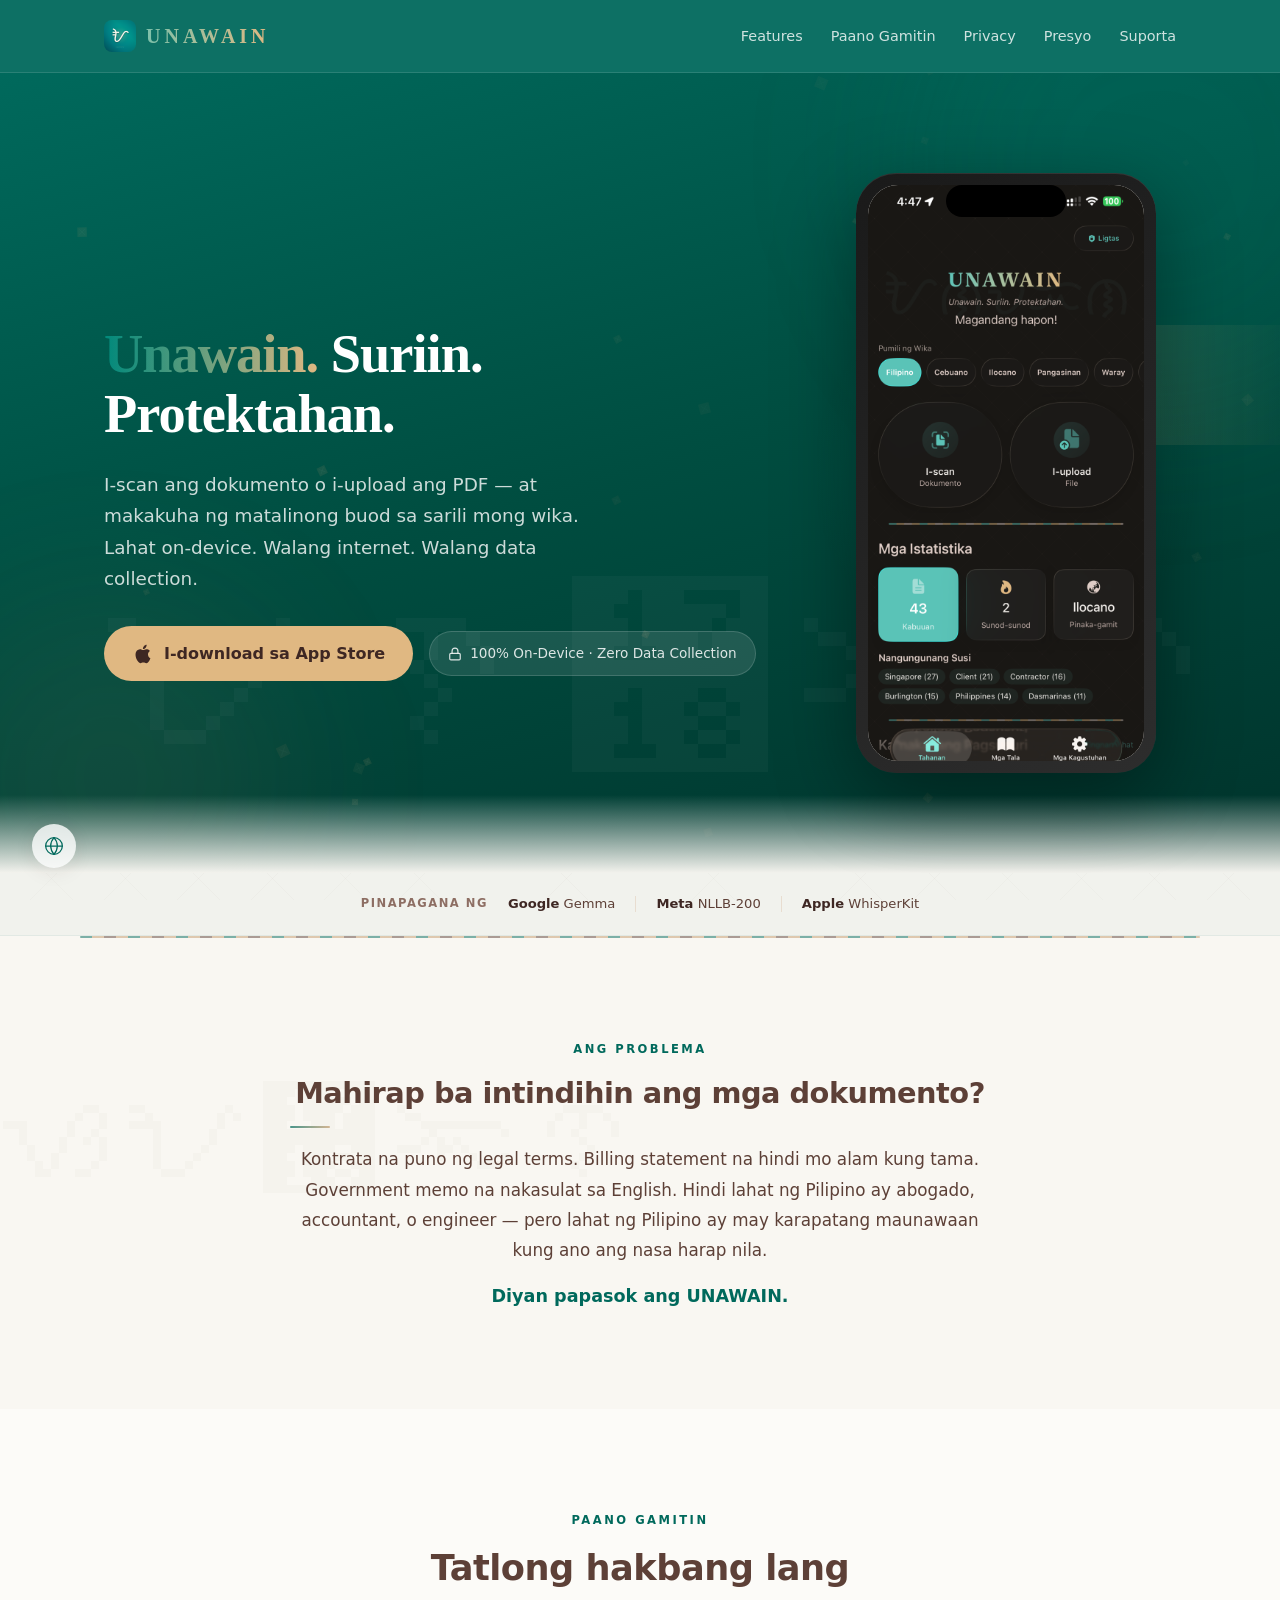
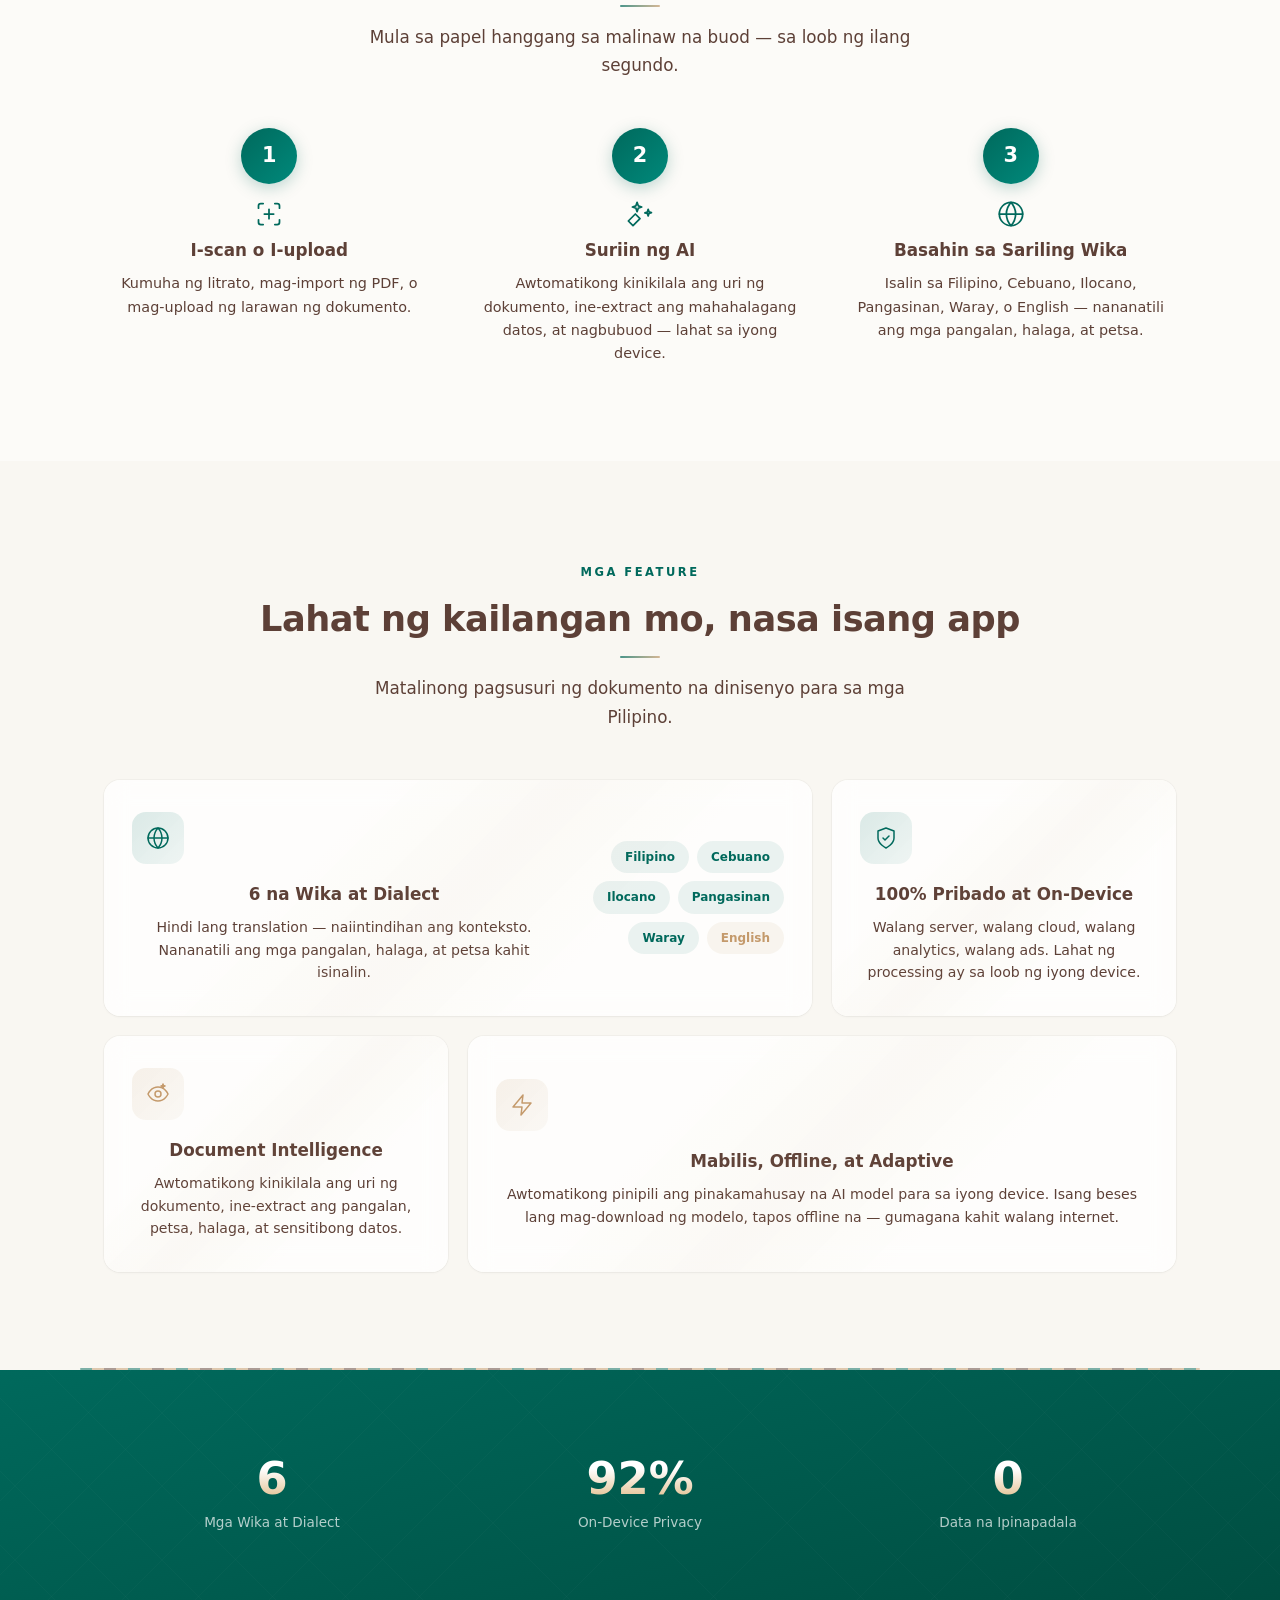
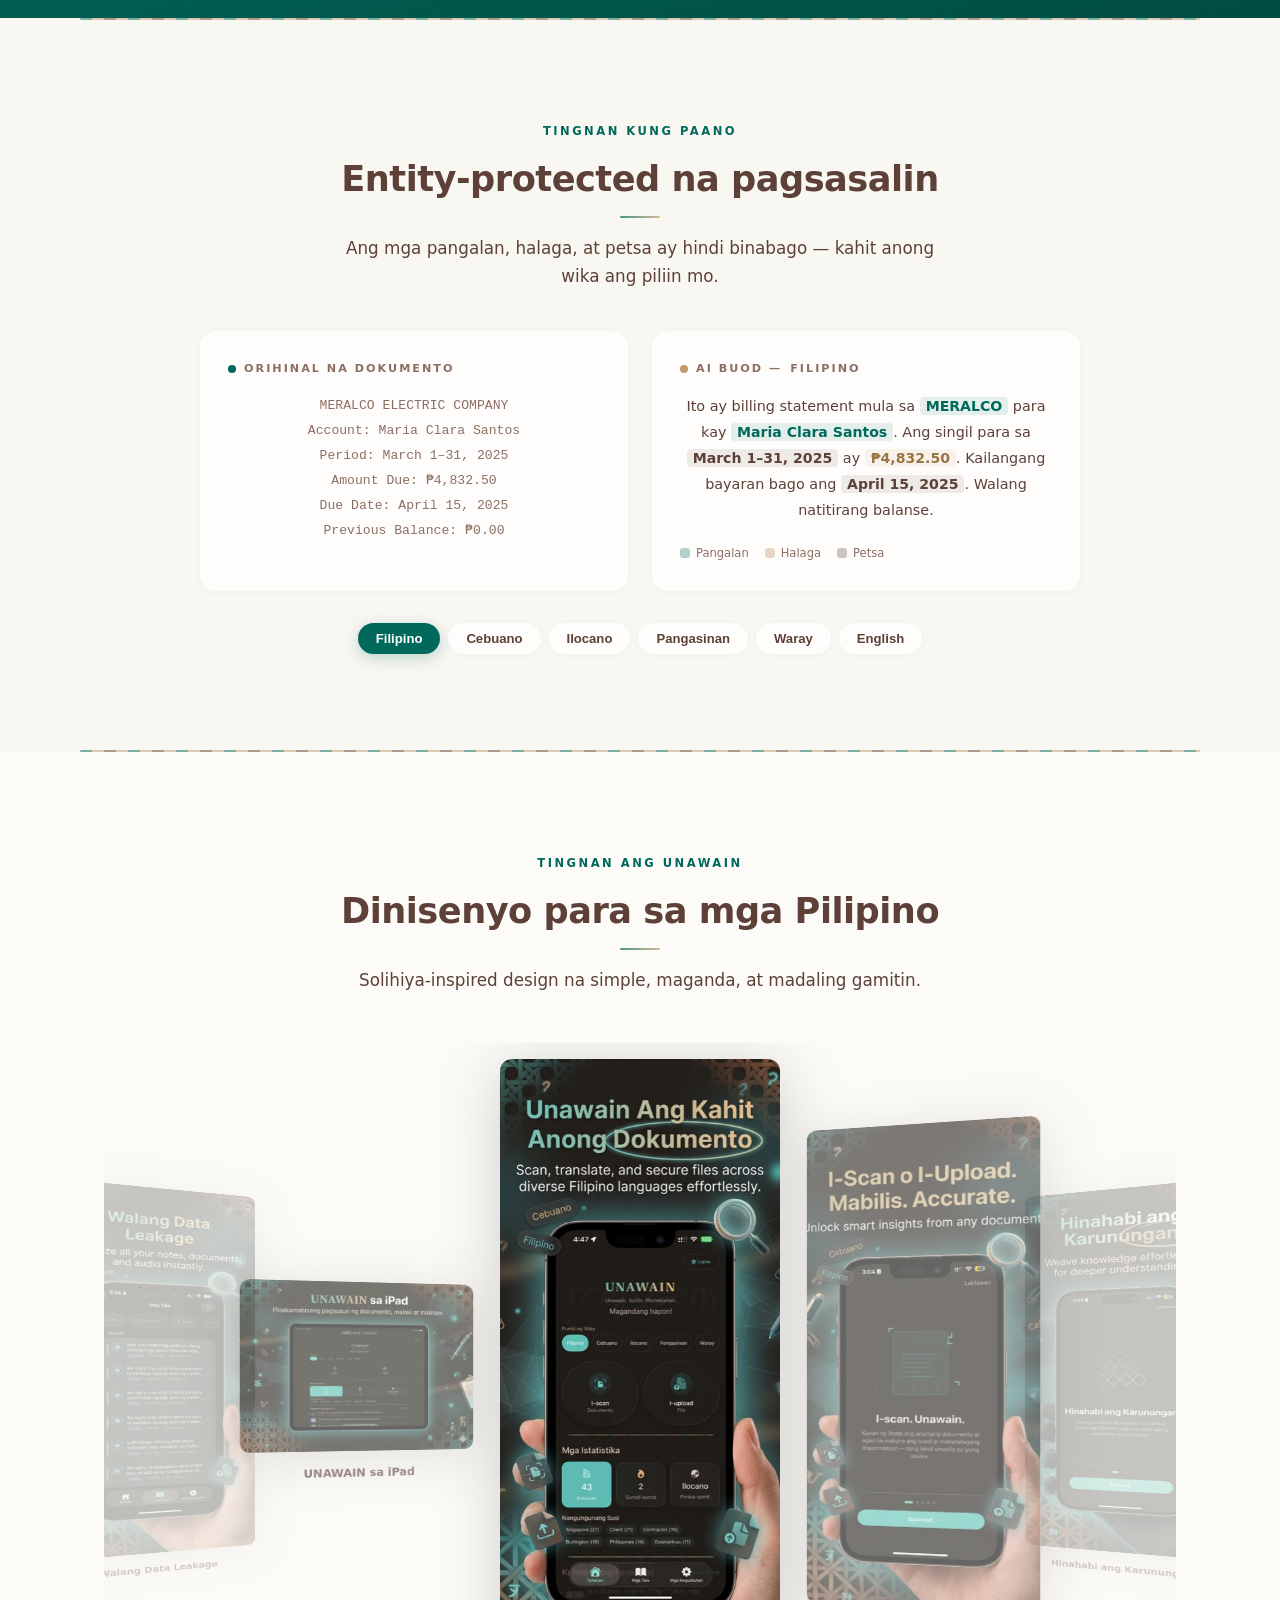
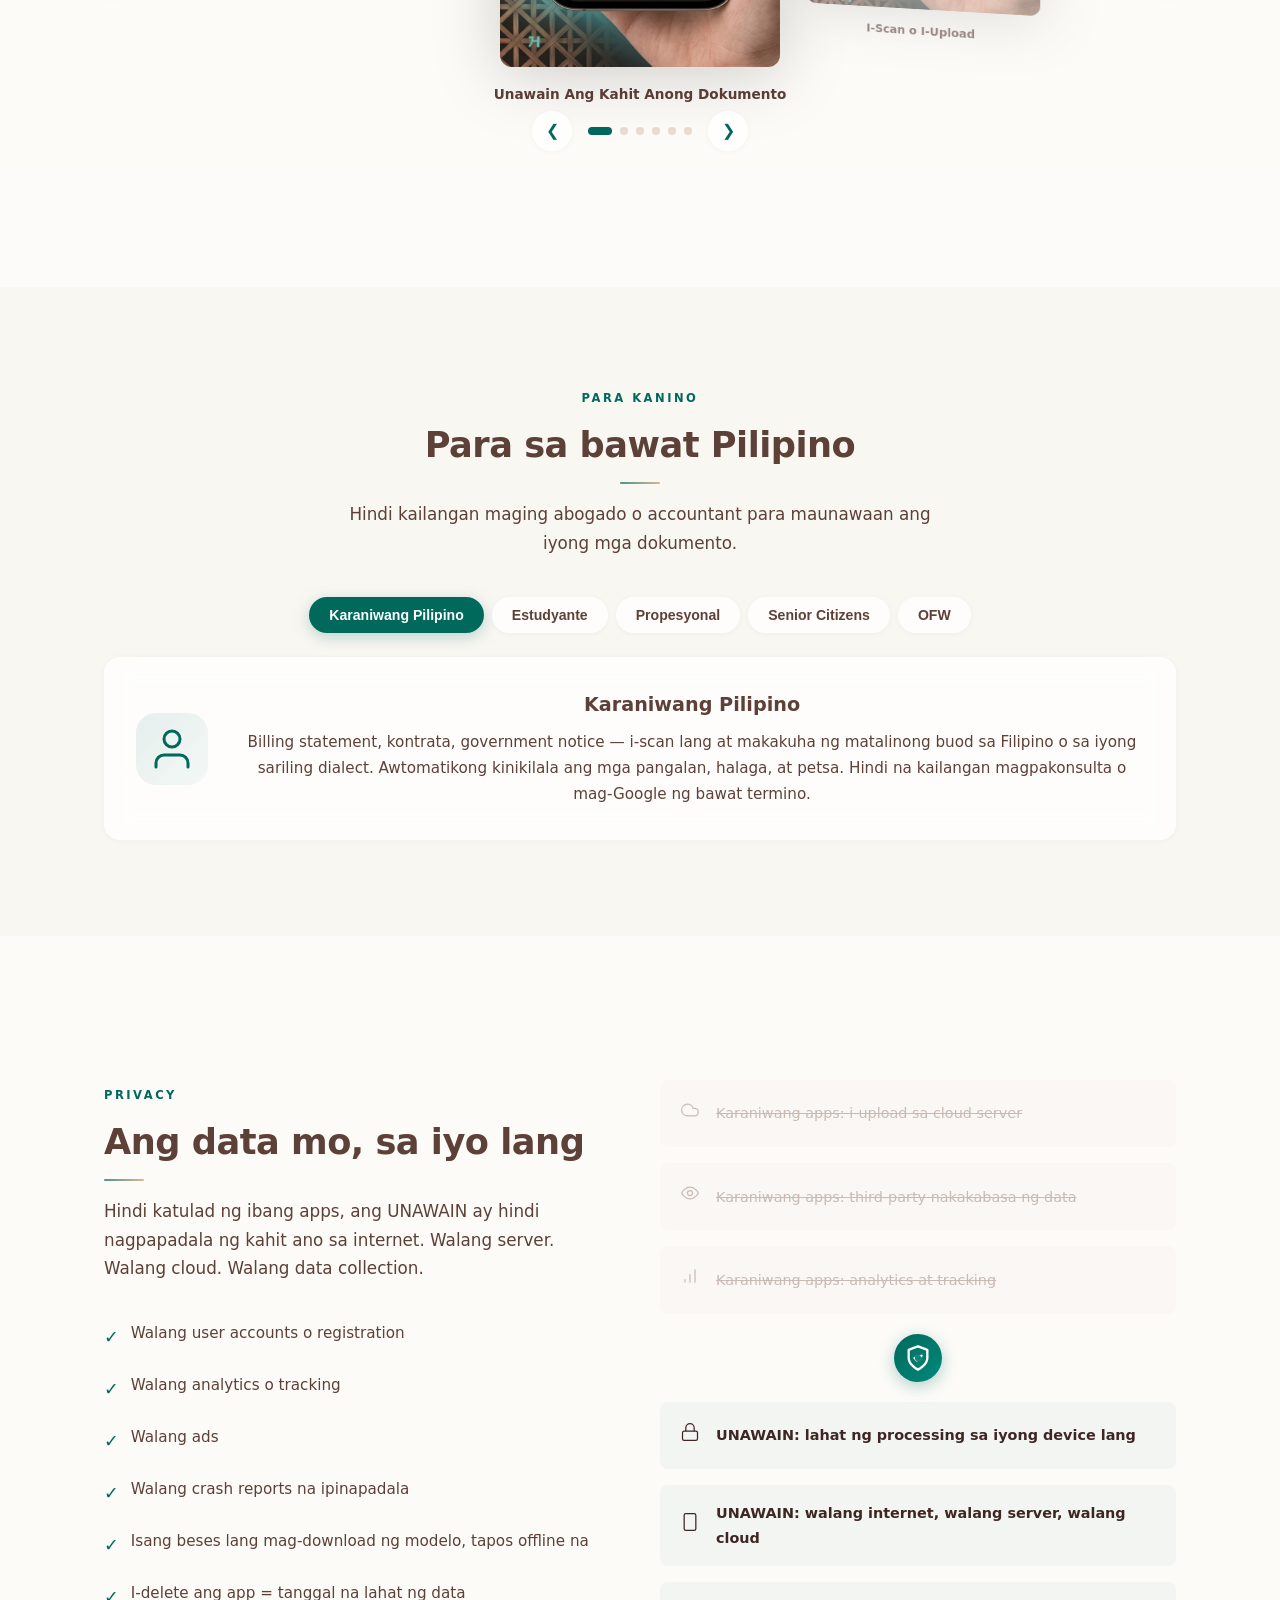
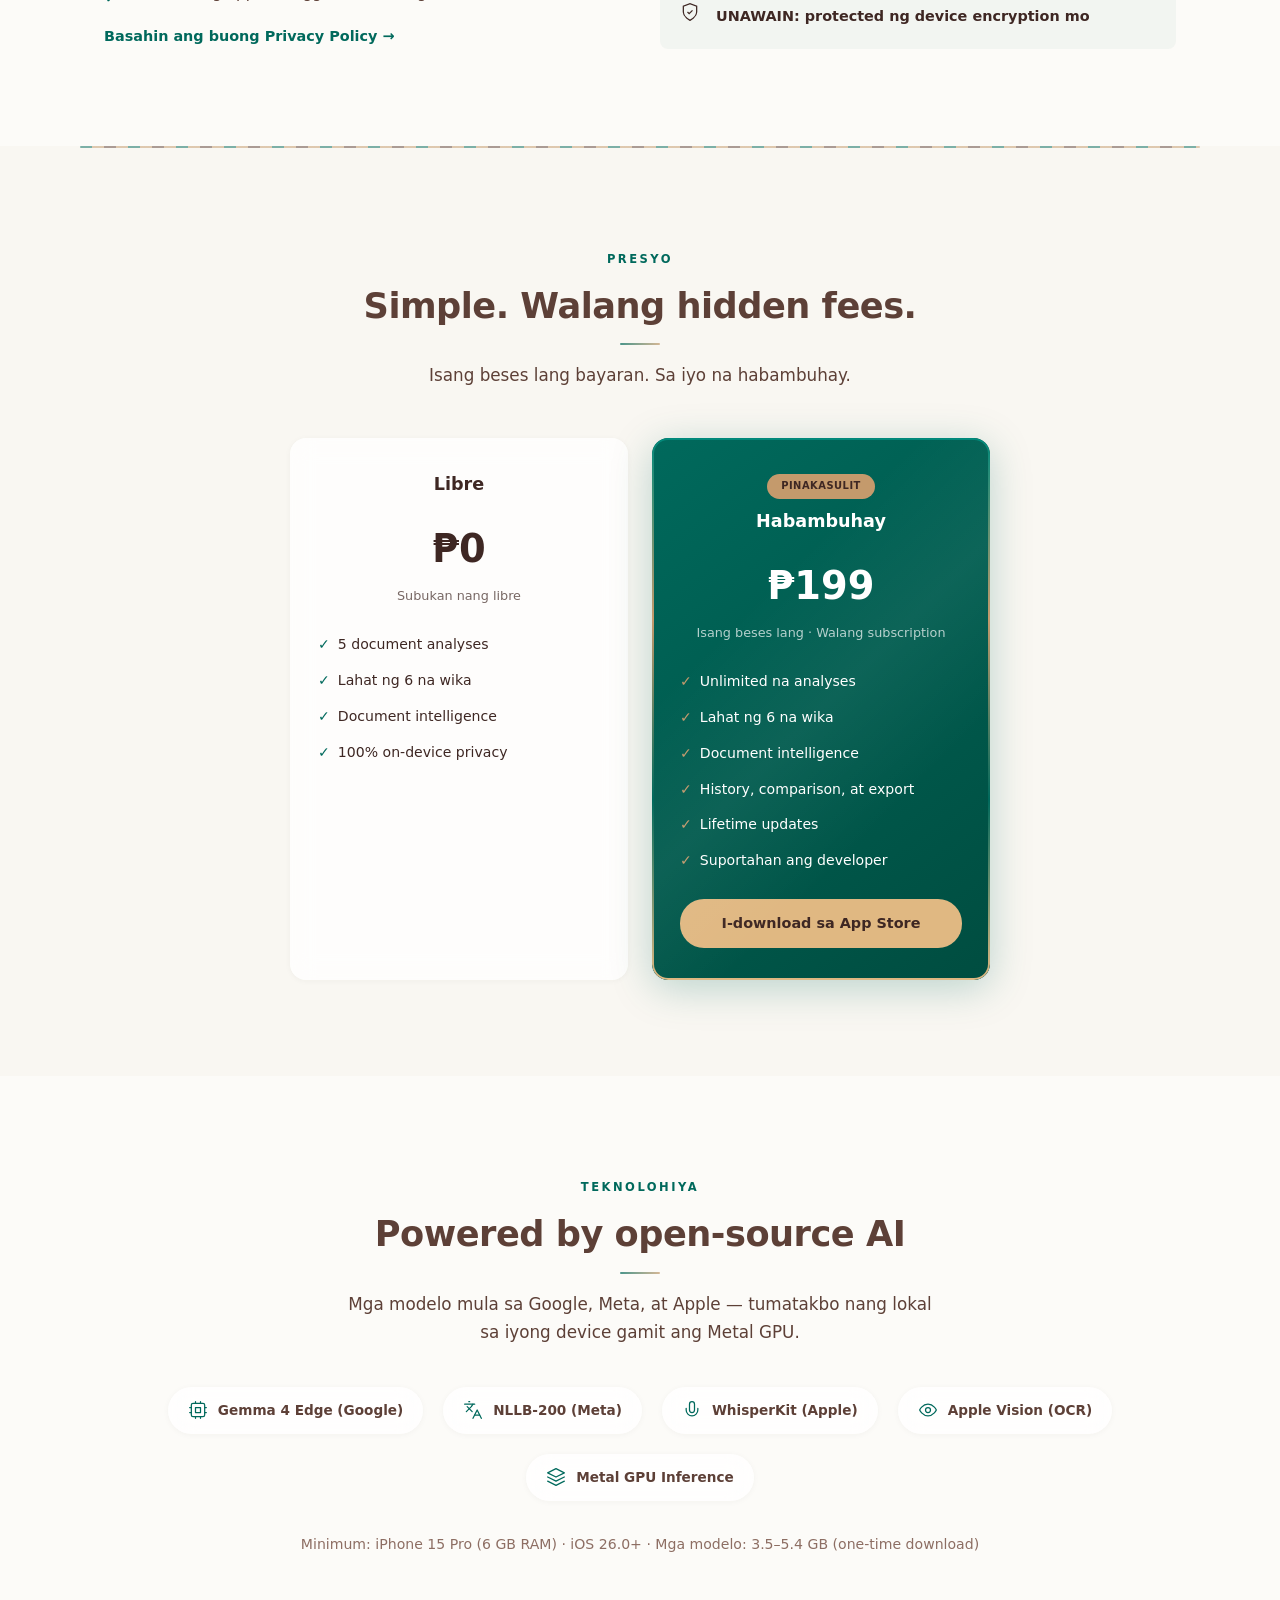
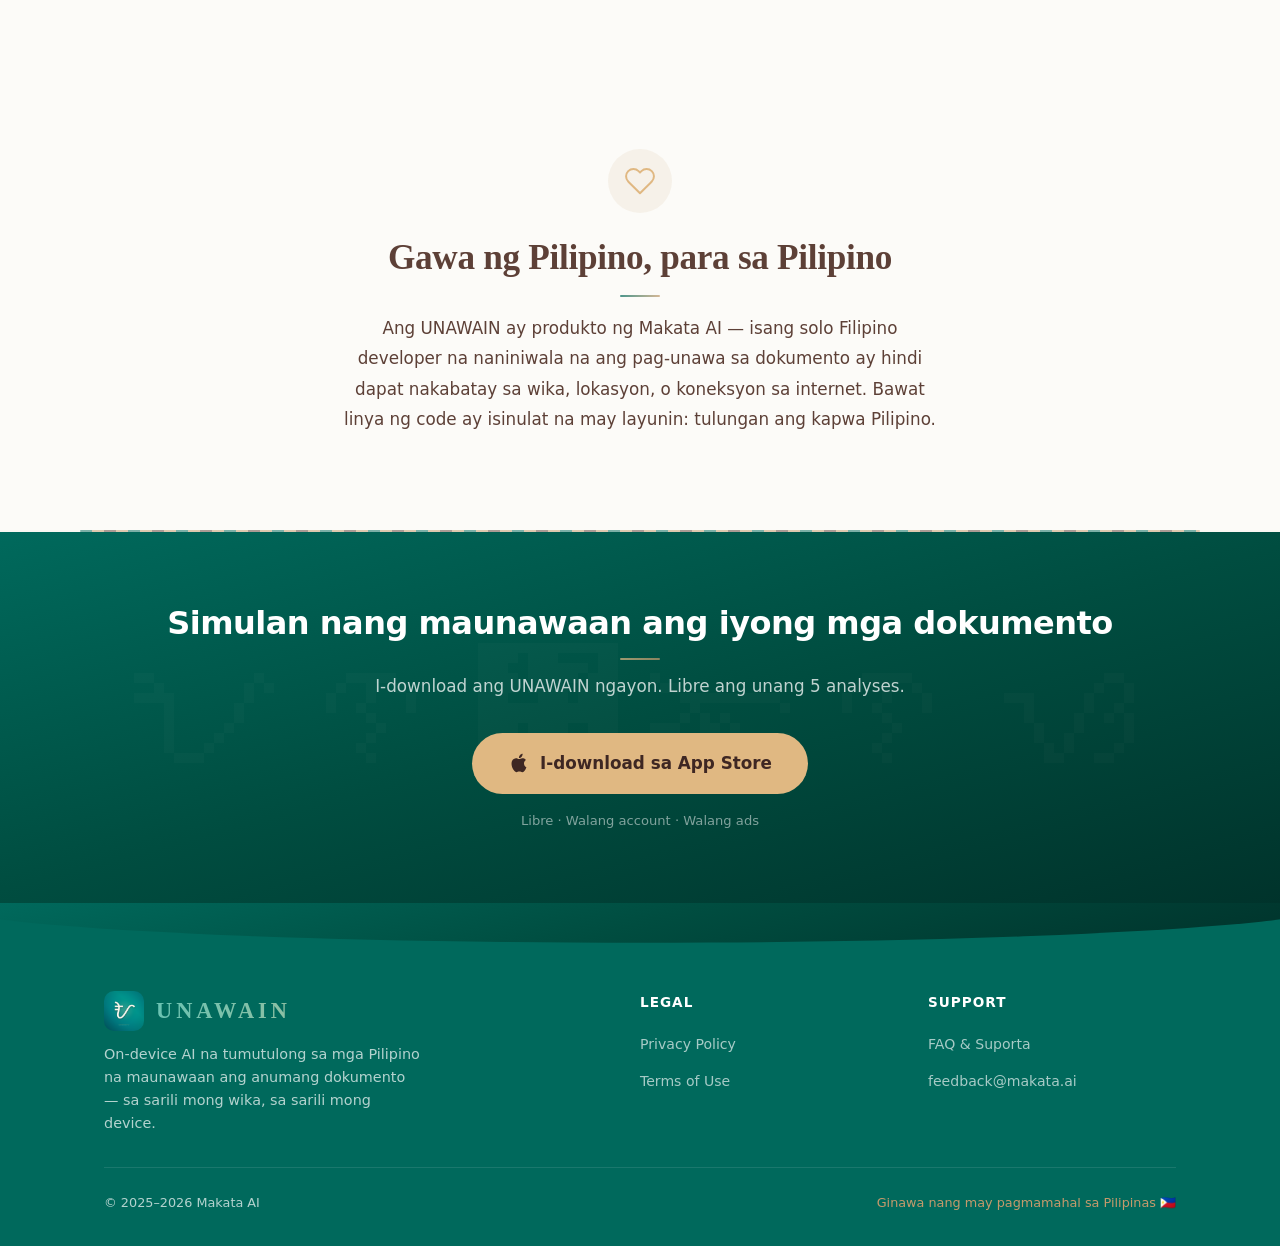
<file: index.html>
<!DOCTYPE html>
<html lang="fil">
<head>
    <meta charset="UTF-8">
    <meta name="viewport" content="width=device-width, initial-scale=1.0">
    <title>UNAWAIN — Filipino Document Intelligence | On-Device AI</title>
    <meta name="description" content="On-device AI na tumutulong sa mga Pilipino na maunawaan ang anumang dokumento — sa sarili mong wika, sa sarili mong device. 100% pribado, walang internet.">
    <meta name="keywords" content="UNAWAIN, Filipino, document analysis, AI, on-device, privacy, Cebuano, Ilocano, Pangasinan, Waray, OCR, summarizer, Philippines">
    <meta name="author" content="Ralph Mattew Palomaria">
    <link rel="canonical" href="https://unawain.makata.ai/">

    <!-- Open Graph -->
    <meta property="og:title" content="UNAWAIN — Filipino Document Intelligence">
    <meta property="og:description" content="On-device AI para sa mga Pilipino. I-scan o i-upload ang dokumento, makakuha ng buod sa 6 na wika. 100% pribado.">
    <meta property="og:type" content="website">
    <meta property="og:image" content="https://unawain.makata.ai/assets/img/og-image.jpg">
    <meta property="og:image:width" content="1200">
    <meta property="og:image:height" content="630">
    <meta property="og:url" content="https://unawain.makata.ai/">
    <meta property="og:site_name" content="UNAWAIN">
    <meta property="og:locale" content="fil_PH">

    <!-- Twitter Card -->
    <meta name="twitter:card" content="summary_large_image">
    <meta name="twitter:title" content="UNAWAIN — Filipino Document Intelligence">
    <meta name="twitter:description" content="On-device AI para sa mga Pilipino. I-scan, suriin, unawain — sa sarili mong wika.">
    <meta name="twitter:image" content="https://unawain.makata.ai/assets/img/og-image.jpg">

    <!-- Theme & Icons -->
    <meta name="theme-color" content="#00695C">
    <link rel="icon" type="image/png" sizes="32x32" href="assets/img/favicon-32x32.png">
    <link rel="icon" type="image/png" sizes="16x16" href="assets/img/favicon-16x16.png">
    <link rel="apple-touch-icon" sizes="180x180" href="assets/img/apple-touch-icon.png">
    <link rel="manifest" href="manifest.json">

    <!-- Smart App Banner -->
    <meta name="apple-itunes-app" content="app-id=6763873149">

    <link rel="stylesheet" href="assets/css/style.css">

    <!-- Preload critical hero image -->
    <link rel="preload" as="image" href="assets/screenshots/dashboard-dark.png">

    <script type="application/ld+json">
    {
        "@context": "https://schema.org",
        "@type": "SoftwareApplication",
        "name": "UNAWAIN",
        "operatingSystem": "iOS 26.0+",
        "applicationCategory": "ProductivityApplication",
        "url": "https://unawain.makata.ai",
        "downloadUrl": "https://apps.apple.com/us/app/unawain/id6763873149",
        "offers": [
            { "@type": "Offer", "price": "0", "priceCurrency": "PHP", "description": "Free Tier — 5 document analyses" },
            { "@type": "Offer", "price": "199", "priceCurrency": "PHP", "description": "Lifetime Access — Unlimited" }
        ],
        "description": "On-device AI na tumutulong sa mga Pilipino na maunawaan ang anumang dokumento sa sarili mong wika.",
        "author": { "@type": "Person", "name": "Ralph Mattew Palomaria" },
        "screenshot": "https://unawain.makata.ai/assets/mockups/hero-dashboard.jpg",
        "featureList": "Document OCR, AI Summarization, 6 Philippine Languages, Document Intelligence, Entity Protection, 100% On-Device Privacy, Offline Analysis"
    }
    </script>
</head>
<body>
<div class="scroll-progress" id="scroll-progress" aria-hidden="true"></div>
<a href="#features" class="skip-link">Skip to content</a>

<!-- Navigation -->
<nav class="site-nav" id="site-nav">
    <div class="nav-inner">
        <a href="./" class="nav-brand"><img src="assets/img/appicon-web.png" alt="UNAWAIN" class="nav-icon" width="32" height="32">UNAWAIN</a>
        <button class="nav-toggle" onclick="document.querySelector('.nav-links').classList.toggle('open')" aria-label="Menu">&#9776;</button>
        <ul class="nav-links">
            <li><a href="#features">Features</a></li>
            <li><a href="#how-it-works">Paano Gamitin</a></li>
            <li><a href="#privacy-section">Privacy</a></li>
            <li><a href="#pricing">Presyo</a></li>
            <li><a href="support/">Suporta</a></li>
        </ul>
    </div>
</nav>

<!-- Hero -->
<section class="hero">
    <canvas class="hero-particles" aria-hidden="true"></canvas>
    <div class="hero-orb hero-orb-1"></div>
    <div class="hero-orb hero-orb-2"></div>
    <div class="section-inner">
        <div class="hero-content">
            <span class="baybayin-overlay" id="baybayin-overlay" aria-hidden="true">ᜂᜈᜏᜁᜈ᜔ · ᜐᜓᜎᜁᜈ᜔</span>
            <h1 class="hero-tagline" id="hero-tagline">
                <span class="accent">Unawain.</span> Suriin.<br>Protektahan.
            </h1>
            <p class="hero-subtitle">
                I-scan ang dokumento o i-upload ang PDF — at makakuha ng matalinong buod sa sarili mong wika. Lahat on-device. Walang internet. Walang data collection.
            </p>
            <div class="hero-badges">
                <a href="https://apps.apple.com/us/app/unawain/id6763873149" class="hero-cta" target="_blank" rel="noopener">
                    <svg viewBox="0 0 24 24" fill="currentColor" width="22" height="22"><path d="M18.71 19.5c-.83 1.24-1.71 2.45-3.05 2.47-1.34.03-1.77-.79-3.29-.79-1.53 0-2 .77-3.27.82-1.31.05-2.3-1.32-3.14-2.53C4.25 17 2.94 12.45 4.7 9.39c.87-1.52 2.43-2.48 4.12-2.51 1.28-.02 2.5.87 3.29.87.78 0 2.26-1.07 3.8-.91.65.03 2.47.26 3.64 1.98-.09.06-2.17 1.28-2.15 3.81.03 3.02 2.65 4.03 2.68 4.04-.03.07-.42 1.44-1.38 2.83M13 3.5c.73-.83 1.94-1.46 2.94-1.5.13 1.17-.34 2.35-1.04 3.19-.69.85-1.83 1.51-2.95 1.42-.15-1.15.41-2.35 1.05-3.11z"/></svg>
                    I-download sa App Store
                </a>
                <span class="privacy-pill">
                    <svg width="14" height="14" viewBox="0 0 24 24" fill="none" stroke="currentColor" stroke-width="2"><rect x="3" y="11" width="18" height="11" rx="2"/><path d="M7 11V7a5 5 0 0 1 10 0v4"/></svg>
                    100% On-Device &middot; Zero Data Collection
                </span>
            </div>
        </div>
        <div class="hero-visual">
            <div class="phone-glow"></div>
            <div class="phone-mockup">
                <div class="phone-notch"></div>
                <div class="phone-screen">
                    <img src="assets/screenshots/dashboard-dark.png" alt="UNAWAIN Dashboard — AI-powered na pagsusuri ng dokumento sa dark mode" class="phone-screenshot">
                </div>
            </div>
        </div>
    </div>
</section>

<!-- Trust Strip -->
<div class="trust-strip">
    <div class="trust-inner">
        <span class="trust-label">Pinapagana ng</span>
        <div class="trust-logos">
            <span class="trust-logo"><strong>Google</strong> Gemma</span>
            <span class="trust-divider"></span>
            <span class="trust-logo"><strong>Meta</strong> NLLB-200</span>
            <span class="trust-divider"></span>
            <span class="trust-logo"><strong>Apple</strong> WhisperKit</span>
        </div>
    </div>
</div>

<div class="banig-divider"></div>

<!-- Problem Statement -->
<section class="problem">
    <div class="section-inner">
        <div class="problem-content reveal">
            <span class="section-label">Ang Problema</span>
            <h2 class="section-title">Mahirap ba intindihin ang mga dokumento?</h2>
            <p>
                Kontrata na puno ng legal terms. Billing statement na hindi mo alam kung tama. Government memo na nakasulat sa English. Hindi lahat ng Pilipino ay abogado, accountant, o engineer — pero lahat ng Pilipino ay may karapatang maunawaan kung ano ang nasa harap nila.
            </p>
            <p class="problem-highlight">
                <strong>Diyan papasok ang UNAWAIN.</strong>
            </p>
        </div>
    </div>
</section>

<!-- How It Works -->
<section class="how-it-works" id="how-it-works">
    <div class="section-inner section-center">
        <span class="section-label reveal">Paano Gamitin</span>
        <h2 class="section-title reveal">Tatlong hakbang lang</h2>
        <p class="section-subtitle reveal">Mula sa papel hanggang sa malinaw na buod — sa loob ng ilang segundo.</p>

        <div class="steps-grid">
            <div class="step reveal reveal-delay-1">
                <div class="step-number">1</div>
                <div class="step-icon"><svg width="28" height="28" viewBox="0 0 24 24" fill="none" stroke="currentColor" stroke-width="1.5" stroke-linecap="round" stroke-linejoin="round"><path d="M3 7V5a2 2 0 0 1 2-2h2"/><path d="M17 3h2a2 2 0 0 1 2 2v2"/><path d="M21 17v2a2 2 0 0 1-2 2h-2"/><path d="M7 21H5a2 2 0 0 1-2-2v-2"/><path d="M8 12h8"/><path d="M12 8v8"/></svg></div>
                <h3>I-scan o I-upload</h3>
                <p>Kumuha ng litrato, mag-import ng PDF, o mag-upload ng larawan ng dokumento.</p>
            </div>
            <div class="step reveal reveal-delay-2">
                <div class="step-number">2</div>
                <div class="step-icon"><svg width="28" height="28" viewBox="0 0 24 24" fill="none" stroke="currentColor" stroke-width="1.5" stroke-linecap="round" stroke-linejoin="round"><path d="M9.5 2l1 3 3 1-3 1-1 3-1-3-3-1 3-1z"/><path d="M19 8l.7 2.1 2.1.7-2.1.7-.7 2.1-.7-2.1L16.2 11l2.1-.7z"/><path d="M2 18l6-6 4 4-6 6z"/></svg></div>
                <h3>Suriin ng AI</h3>
                <p>Awtomatikong kinikilala ang uri ng dokumento, ine-extract ang mahahalagang datos, at nagbubuod — lahat sa iyong device.</p>
            </div>
            <div class="step reveal reveal-delay-3">
                <div class="step-number">3</div>
                <div class="step-icon"><svg width="28" height="28" viewBox="0 0 24 24" fill="none" stroke="currentColor" stroke-width="1.5" stroke-linecap="round" stroke-linejoin="round"><circle cx="12" cy="12" r="10"/><path d="M2 12h20"/><path d="M12 2a15.3 15.3 0 0 1 4 10 15.3 15.3 0 0 1-4 10 15.3 15.3 0 0 1-4-10A15.3 15.3 0 0 1 12 2z"/></svg></div>
                <h3>Basahin sa Sariling Wika</h3>
                <p>Isalin sa Filipino, Cebuano, Ilocano, Pangasinan, Waray, o English — nananatili ang mga pangalan, halaga, at petsa.</p>
            </div>
        </div>
    </div>
</section>

<!-- Features -->
<section class="features" id="features">
    <div class="section-inner section-center">
        <span class="section-label reveal">Mga Feature</span>
        <h2 class="section-title reveal">Lahat ng kailangan mo, nasa isang app</h2>
        <p class="section-subtitle reveal">Matalinong pagsusuri ng dokumento na dinisenyo para sa mga Pilipino.</p>

        <div class="bento-grid">
            <div class="bento-card bento-wide capiz-shimmer reveal reveal-delay-1">
                <div class="bento-card-content">
                    <div class="feature-icon"><svg width="24" height="24" viewBox="0 0 24 24" fill="none" stroke="currentColor" stroke-width="1.5" stroke-linecap="round" stroke-linejoin="round"><circle cx="12" cy="12" r="10"/><path d="M2 12h20"/><path d="M12 2a15.3 15.3 0 0 1 4 10 15.3 15.3 0 0 1-4 10 15.3 15.3 0 0 1-4-10A15.3 15.3 0 0 1 12 2z"/></svg></div>
                    <h3>6 na Wika at Dialect</h3>
                    <p>Hindi lang translation — naiintindihan ang konteksto. Nananatili ang mga pangalan, halaga, at petsa kahit isinalin.</p>
                </div>
                <div class="bento-visual">
                    <div class="bento-chips">
                        <span class="bento-chip">Filipino</span>
                        <span class="bento-chip">Cebuano</span>
                        <span class="bento-chip">Ilocano</span>
                        <span class="bento-chip">Pangasinan</span>
                        <span class="bento-chip">Waray</span>
                        <span class="bento-chip bento-chip-accent">English</span>
                    </div>
                </div>
            </div>
            <div class="bento-card capiz-shimmer reveal reveal-delay-2">
                <div class="feature-icon"><svg width="24" height="24" viewBox="0 0 24 24" fill="none" stroke="currentColor" stroke-width="1.5" stroke-linecap="round" stroke-linejoin="round"><path d="M12 22s8-4 8-10V5l-8-3-8 3v7c0 6 8 10 8 10z"/><path d="M9 12l2 2 4-4"/></svg></div>
                <h3>100% Pribado at On-Device</h3>
                <p>Walang server, walang cloud, walang analytics, walang ads. Lahat ng processing ay sa loob ng iyong device.</p>
            </div>
            <div class="bento-card capiz-shimmer reveal reveal-delay-3">
                <div class="feature-icon feature-icon-gold"><svg width="24" height="24" viewBox="0 0 24 24" fill="none" stroke="currentColor" stroke-width="1.5" stroke-linecap="round" stroke-linejoin="round"><path d="M2 12s3-7 10-7 10 7 10 7-3 7-10 7S2 12 2 12z"/><circle cx="12" cy="12" r="3"/><path d="M17 2l.5 1.5L19 4l-1.5.5L17 6l-.5-1.5L15 4l1.5-.5z"/></svg></div>
                <h3>Document Intelligence</h3>
                <p>Awtomatikong kinikilala ang uri ng dokumento, ine-extract ang pangalan, petsa, halaga, at sensitibong datos.</p>
            </div>
            <div class="bento-card bento-wide capiz-shimmer reveal reveal-delay-1">
                <div class="bento-card-content">
                    <div class="feature-icon feature-icon-gold"><svg width="24" height="24" viewBox="0 0 24 24" fill="none" stroke="currentColor" stroke-width="1.5" stroke-linecap="round" stroke-linejoin="round"><polygon points="13 2 3 14 12 14 11 22 21 10 12 10 13 2"/></svg></div>
                    <h3>Mabilis, Offline, at Adaptive</h3>
                    <p>Awtomatikong pinipili ang pinakamahusay na AI model para sa iyong device. Isang beses lang mag-download ng modelo, tapos offline na — gumagana kahit walang internet.</p>
                </div>
            </div>
        </div>
    </div>
</section>

<div class="banig-divider"></div>

<!-- Stats -->
<section class="stats">
    <div class="section-inner">
        <div class="stats-grid">
            <div class="stat-item reveal reveal-delay-1">
                <div class="stat-number" data-target="6" data-suffix="">0</div>
                <div class="stat-label">Mga Wika at Dialect</div>
            </div>
            <div class="stat-item reveal reveal-delay-2">
                <div class="stat-number" data-target="100" data-suffix="%">0%</div>
                <div class="stat-label">On-Device Privacy</div>
            </div>
            <div class="stat-item reveal reveal-delay-4">
                <div class="stat-number" data-target="0" data-suffix="">0</div>
                <div class="stat-label">Data na Ipinapadala</div>
            </div>
        </div>
    </div>
</section>

<div class="banig-divider"></div>

<!-- Live Translation Demo -->
<section class="demo-section" id="demo">
    <div class="section-inner section-center">
        <span class="section-label reveal">Tingnan Kung Paano</span>
        <h2 class="section-title reveal">Entity-protected na pagsasalin</h2>
        <p class="section-subtitle reveal">Ang mga pangalan, halaga, at petsa ay hindi binabago — kahit anong wika ang piliin mo.</p>

        <div class="demo-container reveal">
            <div class="demo-card demo-source">
                <div class="demo-card-label"><span class="demo-dot"></span> Orihinal na Dokumento</div>
                <div class="demo-text">
                    MERALCO ELECTRIC COMPANY<br>
                    Account: Maria Clara Santos<br>
                    Period: March 1–31, 2025<br>
                    Amount Due: ₱4,832.50<br>
                    Due Date: April 15, 2025<br>
                    Previous Balance: ₱0.00
                </div>
            </div>
            <div class="demo-card demo-result">
                <div class="demo-card-label"><span class="demo-dot"></span> AI Buod — <span id="demo-lang-label">Filipino</span></div>
                <div class="demo-text demo-result-text" id="demo-result-text">
                    Ito ay billing statement mula sa <span class="entity entity-name">MERALCO</span> para kay <span class="entity entity-name">Maria Clara Santos</span>. Ang singil para sa <span class="entity entity-date">March 1–31, 2025</span> ay <span class="entity entity-amount">₱4,832.50</span>. Kailangang bayaran bago ang <span class="entity entity-date">April 15, 2025</span>. Walang natitirang balanse.
                </div>
                <div class="demo-entity-legend">
                    <span class="demo-legend-item"><span class="demo-legend-swatch" style="background:rgba(0,105,92,0.3)"></span> Pangalan</span>
                    <span class="demo-legend-item"><span class="demo-legend-swatch" style="background:rgba(196,154,108,0.4)"></span> Halaga</span>
                    <span class="demo-legend-item"><span class="demo-legend-swatch" style="background:rgba(93,64,55,0.3)"></span> Petsa</span>
                </div>
            </div>
        </div>

        <div class="demo-dialects reveal reveal-delay-1">
            <button class="demo-dialect active" data-lang="fil">Filipino</button>
            <button class="demo-dialect" data-lang="ceb">Cebuano</button>
            <button class="demo-dialect" data-lang="ilo">Ilocano</button>
            <button class="demo-dialect" data-lang="pag">Pangasinan</button>
            <button class="demo-dialect" data-lang="war">Waray</button>
            <button class="demo-dialect" data-lang="eng">English</button>
        </div>
    </div>
</section>

<div class="banig-divider"></div>

<!-- Screenshots -->
<section class="screenshots" id="screenshots">
    <div class="section-inner section-center">
        <span class="section-label reveal">Tingnan ang UNAWAIN</span>
        <h2 class="section-title reveal">Dinisenyo para sa mga Pilipino</h2>
        <p class="section-subtitle reveal">Solihiya-inspired design na simple, maganda, at madaling gamitin.</p>

        <div class="carousel-container">
            <div class="carousel-track" id="carousel-track">
                <div class="carousel-slide" data-index="0">
                    <div class="mockup-frame">
                        <img src="assets/mockups/hero-dashboard.jpg" alt="UNAWAIN — Unawain ang kahit anong dokumento" loading="lazy">
                    </div>
                    <div class="screenshot-caption">Unawain Ang Kahit Anong Dokumento</div>
                </div>
                <div class="carousel-slide" data-index="1">
                    <div class="mockup-frame">
                        <img src="assets/mockups/scan-upload.jpg" alt="UNAWAIN — I-Scan o I-Upload. Mabilis. Accurate." loading="lazy">
                    </div>
                    <div class="screenshot-caption">I-Scan o I-Upload</div>
                </div>
                <div class="carousel-slide" data-index="2">
                    <div class="mockup-frame">
                        <img src="assets/mockups/onboarding.jpg" alt="UNAWAIN — Hinahabi ang Karunungan" loading="lazy">
                    </div>
                    <div class="screenshot-caption">Hinahabi ang Karunungan</div>
                </div>
                <div class="carousel-slide" data-index="3">
                    <div class="mockup-frame">
                        <img src="assets/mockups/dialect-selection.jpg" alt="UNAWAIN — Suriin sa Sarili Mong Wika" loading="lazy">
                    </div>
                    <div class="screenshot-caption">Suriin sa Sarili Mong Wika</div>
                </div>
                <div class="carousel-slide" data-index="4">
                    <div class="mockup-frame">
                        <img src="assets/mockups/privacy-history.jpg" alt="UNAWAIN — Walang Data Leakage" loading="lazy">
                    </div>
                    <div class="screenshot-caption">Walang Data Leakage</div>
                </div>
                <div class="carousel-slide" data-index="5">
                    <div class="mockup-frame">
                        <img src="assets/mockups/ipad.jpg" alt="UNAWAIN sa iPad — Malaki at Malinaw" loading="lazy">
                    </div>
                    <div class="screenshot-caption">UNAWAIN sa iPad</div>
                </div>
            </div>
            <div class="carousel-nav">
                <button class="carousel-btn carousel-prev" aria-label="Previous">&#10094;</button>
                <div class="carousel-dots" id="carousel-dots"></div>
                <button class="carousel-btn carousel-next" aria-label="Next">&#10095;</button>
            </div>
        </div>
    </div>
</section>

<!-- Audience -->
<section class="audience" id="audience">
    <div class="section-inner section-center">
        <span class="section-label reveal">Para Kanino</span>
        <h2 class="section-title reveal">Para sa bawat Pilipino</h2>
        <p class="section-subtitle reveal">Hindi kailangan maging abogado o accountant para maunawaan ang iyong mga dokumento.</p>

        <div class="audience-tabs reveal">
            <button class="audience-tab active" onclick="showAudience(0)">Karaniwang Pilipino</button>
            <button class="audience-tab" onclick="showAudience(1)">Estudyante</button>
            <button class="audience-tab" onclick="showAudience(2)">Propesyonal</button>
            <button class="audience-tab" onclick="showAudience(3)">Senior Citizens</button>
            <button class="audience-tab" onclick="showAudience(4)">OFW</button>
        </div>

        <div class="audience-panels">
            <div class="audience-panel active">
                <div class="audience-panel-icon"><svg width="48" height="48" viewBox="0 0 24 24" fill="none" stroke="currentColor" stroke-width="1.5" stroke-linecap="round" stroke-linejoin="round"><path d="M20 21v-2a4 4 0 0 0-4-4H8a4 4 0 0 0-4 4v2"/><circle cx="12" cy="7" r="4"/></svg></div>
                <div>
                    <h3>Karaniwang Pilipino</h3>
                    <p>Billing statement, kontrata, government notice — i-scan lang at makakuha ng matalinong buod sa Filipino o sa iyong sariling dialect. Awtomatikong kinikilala ang mga pangalan, halaga, at petsa. Hindi na kailangan magpakonsulta o mag-Google ng bawat termino.</p>
                </div>
            </div>
            <div class="audience-panel">
                <div class="audience-panel-icon"><svg width="48" height="48" viewBox="0 0 24 24" fill="none" stroke="currentColor" stroke-width="1.5" stroke-linecap="round" stroke-linejoin="round"><path d="M22 10v6M2 10l10-5 10 5-10 5z"/><path d="M6 12v5c0 1.66 2.69 3 6 3s6-1.34 6-3v-5"/></svg></div>
                <div>
                    <h3>Estudyante</h3>
                    <p>I-scan ang module o i-upload ang PDF — at makakuha ng matalinong buod sa wikang mas madaling maintindihan. Libre ang 5 analyses para masubukan muna bago bumili.</p>
                </div>
            </div>
            <div class="audience-panel">
                <div class="audience-panel-icon"><svg width="48" height="48" viewBox="0 0 24 24" fill="none" stroke="currentColor" stroke-width="1.5" stroke-linecap="round" stroke-linejoin="round"><rect x="2" y="7" width="20" height="14" rx="2"/><path d="M16 7V5a2 2 0 0 0-2-2h-4a2 2 0 0 0-2 2v2"/><path d="M12 12v3"/><path d="M2 12h20"/></svg></div>
                <div>
                    <h3>Propesyonal</h3>
                    <p>Mag-scan ng kontrata para sa data extraction at entity detection. Makakuha ng buod, mahahalagang datos, at aksyon — lahat pribado, hindi dumadaan sa cloud.</p>
                </div>
            </div>
            <div class="audience-panel">
                <div class="audience-panel-icon"><svg width="48" height="48" viewBox="0 0 24 24" fill="none" stroke="currentColor" stroke-width="1.5" stroke-linecap="round" stroke-linejoin="round"><path d="M20.84 4.61a5.5 5.5 0 0 0-7.78 0L12 5.67l-1.06-1.06a5.5 5.5 0 0 0-7.78 7.78l1.06 1.06L12 21.23l7.78-7.78 1.06-1.06a5.5 5.5 0 0 0 0-7.78z"/></svg></div>
                <div>
                    <h3>Senior Citizens</h3>
                    <p>Malaking font, simpleng interface, at Filipino na wika. I-scan ang billing statement o government letter at makakuha ng malinaw na buod. Nananatili ang mga mahahalagang numero, halaga, at petsa kahit isinalin sa sariling wika.</p>
                </div>
            </div>
            <div class="audience-panel">
                <div class="audience-panel-icon"><svg width="48" height="48" viewBox="0 0 24 24" fill="none" stroke="currentColor" stroke-width="1.5" stroke-linecap="round" stroke-linejoin="round"><path d="M17.8 19.2L16 11l3.5-3.5C20.3 6.7 21 5.1 21 4.5c0-.6-.1-.8-.5-.8-.6 0-2.2.7-3 1.5L14 8.7 5.8 6.2c-.5-.2-1.1 0-1.3.5l-.3.5c-.2.4 0 .9.3 1.1L11 12l-2 3H6l-1 1 3 2 2 3 1-1v-3l3-2 3.8 6.5c.2.4.7.5 1.1.3l.5-.3c.5-.2.7-.8.4-1.3z"/></svg></div>
                <div>
                    <h3>OFW — Overseas Filipino Workers</h3>
                    <p>Nasa ibang bansa pero may kontrata o dokumento na kailangang intindihin? I-scan bago pumirma at makakuha ng buod o checklist ng mga obligasyon. Nananatili ang mga pangalan, halaga, at petsa kahit isinalin — at gumagana offline pagkatapos ng initial setup.</p>
                </div>
            </div>
        </div>
    </div>
</section>

<!-- Privacy -->
<section class="privacy-section" id="privacy-section">
    <div class="section-inner">
        <div class="privacy-grid">
            <div class="reveal reveal-left">
                <span class="section-label">Privacy</span>
                <h2 class="section-title">Ang data mo, sa iyo lang</h2>
                <p class="section-subtitle privacy-intro">Hindi katulad ng ibang apps, ang UNAWAIN ay hindi nagpapadala ng kahit ano sa internet. Walang server. Walang cloud. Walang data collection.</p>
                <ul class="privacy-points">
                    <li><span class="check">&#10003;</span> Walang user accounts o registration</li>
                    <li><span class="check">&#10003;</span> Walang analytics o tracking</li>
                    <li><span class="check">&#10003;</span> Walang ads</li>
                    <li><span class="check">&#10003;</span> Walang crash reports na ipinapadala</li>
                    <li><span class="check">&#10003;</span> Isang beses lang mag-download ng modelo, tapos offline na</li>
                    <li><span class="check">&#10003;</span> I-delete ang app = tanggal na lahat ng data</li>
                </ul>
                <a href="privacy/" class="privacy-link">Basahin ang buong Privacy Policy &rarr;</a>
            </div>
            <div class="privacy-comparison reveal reveal-right">
                <div class="comparison-row comparison-bad">
                    <span class="comparison-icon"><svg width="20" height="20" viewBox="0 0 24 24" fill="none" stroke="currentColor" stroke-width="1.5"><path d="M17.5 19H9a7 7 0 1 1 6.71-9h1.79a4.5 4.5 0 1 1 0 9z"/></svg></span>
                    <span>Karaniwang apps: i-upload sa cloud server</span>
                </div>
                <div class="comparison-row comparison-bad">
                    <span class="comparison-icon"><svg width="20" height="20" viewBox="0 0 24 24" fill="none" stroke="currentColor" stroke-width="1.5"><path d="M2 12s3-7 10-7 10 7 10 7-3 7-10 7S2 12 2 12z"/><circle cx="12" cy="12" r="3"/></svg></span>
                    <span>Karaniwang apps: third-party nakakabasa ng data</span>
                </div>
                <div class="comparison-row comparison-bad">
                    <span class="comparison-icon"><svg width="20" height="20" viewBox="0 0 24 24" fill="none" stroke="currentColor" stroke-width="1.5"><path d="M12 20V10"/><path d="M18 20V4"/><path d="M6 20v-4"/></svg></span>
                    <span>Karaniwang apps: analytics at tracking</span>
                </div>
                <div class="privacy-shield-divider">
                    <div class="privacy-shield">
                        <svg width="28" height="28" viewBox="0 0 24 24" fill="none" stroke="currentColor" stroke-width="2" stroke-linecap="round" stroke-linejoin="round">
                            <path d="M12 22s8-4 8-10V5l-8-3-8 3v7c0 6 8 10 8 10z"/>
                            <path d="M9 12l2 2 4-4"/>
                        </svg>
                    </div>
                </div>
                <div class="comparison-row comparison-good">
                    <span class="comparison-icon"><svg width="20" height="20" viewBox="0 0 24 24" fill="none" stroke="currentColor" stroke-width="1.5"><rect x="3" y="11" width="18" height="11" rx="2"/><path d="M7 11V7a5 5 0 0 1 10 0v4"/></svg></span>
                    <span>UNAWAIN: lahat ng processing sa iyong device lang</span>
                </div>
                <div class="comparison-row comparison-good">
                    <span class="comparison-icon"><svg width="20" height="20" viewBox="0 0 24 24" fill="none" stroke="currentColor" stroke-width="1.5"><rect x="5" y="2" width="14" height="20" rx="2"/><path d="M12 18h.01"/></svg></span>
                    <span>UNAWAIN: walang internet, walang server, walang cloud</span>
                </div>
                <div class="comparison-row comparison-good">
                    <span class="comparison-icon"><svg width="20" height="20" viewBox="0 0 24 24" fill="none" stroke="currentColor" stroke-width="1.5"><path d="M12 22s8-4 8-10V5l-8-3-8 3v7c0 6 8 10 8 10z"/><path d="M9 12l2 2 4-4"/></svg></span>
                    <span>UNAWAIN: protected ng device encryption mo</span>
                </div>
            </div>
        </div>
    </div>
</section>

<div class="banig-divider"></div>

<!-- Pricing -->
<section class="pricing" id="pricing">
    <div class="section-inner section-center">
        <span class="section-label reveal">Presyo</span>
        <h2 class="section-title reveal">Simple. Walang hidden fees.</h2>
        <p class="section-subtitle reveal">Isang beses lang bayaran. Sa iyo na habambuhay.</p>

        <div class="pricing-cards">
            <div class="price-card reveal reveal-delay-1">
                <h3>Libre</h3>
                <div class="price">&#8369;0</div>
                <div class="price-note">Subukan nang libre</div>
                <ul class="price-features">
                    <li><span class="check">&#10003;</span> 5 document analyses</li>
                    <li><span class="check">&#10003;</span> Lahat ng 6 na wika</li>
                    <li><span class="check">&#10003;</span> Document intelligence</li>
                    <li><span class="check">&#10003;</span> 100% on-device privacy</li>
                </ul>
            </div>
            <div class="price-card featured reveal reveal-delay-2">
                <div class="price-badge">PINAKASULIT</div>
                <h3>Habambuhay</h3>
                <div class="price">&#8369;199</div>
                <div class="price-note">Isang beses lang &middot; Walang subscription</div>
                <ul class="price-features">
                    <li><span class="check">&#10003;</span> Unlimited na analyses</li>
                    <li><span class="check">&#10003;</span> Lahat ng 6 na wika</li>
                    <li><span class="check">&#10003;</span> Document intelligence</li>
                    <li><span class="check">&#10003;</span> History, comparison, at export</li>
                    <li><span class="check">&#10003;</span> Lifetime updates</li>
                    <li><span class="check">&#10003;</span> Suportahan ang developer</li>
                </ul>
                <a href="https://apps.apple.com/us/app/unawain/id6763873149" class="price-cta" id="appstore-link" target="_blank" rel="noopener">I-download sa App Store</a>
            </div>
        </div>
    </div>
</section>

<!-- Tech -->
<section class="tech" id="tech">
    <div class="section-inner section-center">
        <span class="section-label reveal">Teknolohiya</span>
        <h2 class="section-title reveal">Powered by open-source AI</h2>
        <p class="section-subtitle reveal">Mga modelo mula sa Google, Meta, at Apple — tumatakbo nang lokal sa iyong device gamit ang Metal GPU.</p>

        <div class="tech-grid">
            <div class="tech-badge reveal reveal-delay-1">
                <span class="tech-icon"><svg width="20" height="20" viewBox="0 0 24 24" fill="none" stroke="currentColor" stroke-width="1.5" stroke-linecap="round" stroke-linejoin="round"><rect x="4" y="4" width="16" height="16" rx="2"/><rect x="9" y="9" width="6" height="6"/><path d="M9 2v2"/><path d="M15 2v2"/><path d="M9 20v2"/><path d="M15 20v2"/><path d="M2 9h2"/><path d="M2 15h2"/><path d="M20 9h2"/><path d="M20 15h2"/></svg></span>
                Gemma 4 Edge (Google)
            </div>
            <div class="tech-badge reveal reveal-delay-2">
                <span class="tech-icon"><svg width="20" height="20" viewBox="0 0 24 24" fill="none" stroke="currentColor" stroke-width="1.5" stroke-linecap="round" stroke-linejoin="round"><path d="M5 8l6 6"/><path d="M4 14l6-6 2-3"/><path d="M2 5h12"/><path d="M7 2h1"/><path d="M22 22l-5-10-5 10"/><path d="M14 18h6"/></svg></span>
                NLLB-200 (Meta)
            </div>
            <div class="tech-badge reveal reveal-delay-4">
                <span class="tech-icon"><svg width="20" height="20" viewBox="0 0 24 24" fill="none" stroke="currentColor" stroke-width="1.5" stroke-linecap="round" stroke-linejoin="round"><path d="M12 2a3 3 0 0 0-3 3v7a3 3 0 0 0 6 0V5a3 3 0 0 0-3-3z"/><path d="M19 10v2a7 7 0 0 1-14 0v-2"/></svg></span>
                WhisperKit (Apple)
            </div>
            <div class="tech-badge reveal reveal-delay-5">
                <span class="tech-icon"><svg width="20" height="20" viewBox="0 0 24 24" fill="none" stroke="currentColor" stroke-width="1.5" stroke-linecap="round" stroke-linejoin="round"><path d="M2 12s3-7 10-7 10 7 10 7-3 7-10 7S2 12 2 12z"/><circle cx="12" cy="12" r="3"/></svg></span>
                Apple Vision (OCR)
            </div>
            <div class="tech-badge reveal reveal-delay-5">
                <span class="tech-icon"><svg width="20" height="20" viewBox="0 0 24 24" fill="none" stroke="currentColor" stroke-width="1.5" stroke-linecap="round" stroke-linejoin="round"><path d="M12 2L2 7l10 5 10-5-10-5z"/><path d="M2 17l10 5 10-5"/><path d="M2 12l10 5 10-5"/></svg></span>
                Metal GPU Inference
            </div>
        </div>

        <p class="reveal tech-note">
            Minimum: iPhone 15 Pro (6 GB RAM) &middot; iOS 26.0+ &middot; Mga modelo: 3.5&ndash;5.4 GB (one-time download)
        </p>
    </div>
</section>

<!-- Maker -->
<section class="maker" id="maker">
    <div class="section-inner section-center">
        <div class="maker-content reveal">
            <div class="maker-badge">
                <svg width="32" height="32" viewBox="0 0 24 24" fill="none" stroke="var(--ginto-bright)" stroke-width="1.5" stroke-linecap="round" stroke-linejoin="round"><path d="M20.84 4.61a5.5 5.5 0 0 0-7.78 0L12 5.67l-1.06-1.06a5.5 5.5 0 0 0-7.78 7.78l1.06 1.06L12 21.23l7.78-7.78 1.06-1.06a5.5 5.5 0 0 0 0-7.78z"/></svg>
            </div>
            <h2 class="section-title">Gawa ng Pilipino, para sa Pilipino</h2>
            <p class="section-subtitle">Ang UNAWAIN ay produkto ng Makata AI — isang solo Filipino developer na naniniwala na ang pag-unawa sa dokumento ay hindi dapat nakabatay sa wika, lokasyon, o koneksyon sa internet. Bawat linya ng code ay isinulat na may layunin: tulungan ang kapwa Pilipino.</p>
        </div>
    </div>
</section>

<div class="banig-divider"></div>

<!-- Final CTA -->
<section class="final-cta">
    <div class="section-inner section-center">
        <h2 class="section-title reveal">Simulan nang maunawaan ang iyong mga dokumento</h2>
        <p class="section-subtitle reveal">I-download ang UNAWAIN ngayon. Libre ang unang 5 analyses.</p>
        <div class="reveal reveal-delay-2">
            <a href="https://apps.apple.com/us/app/unawain/id6763873149" class="final-cta-btn" target="_blank" rel="noopener">
                <svg viewBox="0 0 24 24" fill="currentColor" width="22" height="22"><path d="M18.71 19.5c-.83 1.24-1.71 2.45-3.05 2.47-1.34.03-1.77-.79-3.29-.79-1.53 0-2 .77-3.27.82-1.31.05-2.3-1.32-3.14-2.53C4.25 17 2.94 12.45 4.7 9.39c.87-1.52 2.43-2.48 4.12-2.51 1.28-.02 2.5.87 3.29.87.78 0 2.26-1.07 3.8-.91.65.03 2.47.26 3.64 1.98-.09.06-2.17 1.28-2.15 3.81.03 3.02 2.65 4.03 2.68 4.04-.03.07-.42 1.44-1.38 2.83M13 3.5c.73-.83 1.94-1.46 2.94-1.5.13 1.17-.34 2.35-1.04 3.19-.69.85-1.83 1.51-2.95 1.42-.15-1.15.41-2.35 1.05-3.11z"/></svg>
                I-download sa App Store
            </a>
            <p class="final-cta-note">Libre &middot; Walang account &middot; Walang ads</p>
        </div>
    </div>
</section>

<div class="wave-divider" aria-hidden="true"></div>

<!-- Footer -->
<footer class="site-footer">
    <div class="footer-inner">
        <div class="footer-grid">
            <div>
                <div class="footer-brand"><img src="assets/img/appicon-web.png" alt="UNAWAIN" class="footer-icon" width="40" height="40">UNAWAIN</div>
                <p class="footer-tagline">On-device AI na tumutulong sa mga Pilipino na maunawaan ang anumang dokumento — sa sarili mong wika, sa sarili mong device.</p>
            </div>
            <div class="footer-col">
                <h4>Legal</h4>
                <ul>
                    <li><a href="privacy/">Privacy Policy</a></li>
                    <li><a href="terms/">Terms of Use</a></li>
                </ul>
            </div>
            <div class="footer-col">
                <h4>Support</h4>
                <ul>
                    <li><a href="support/">FAQ &amp; Suporta</a></li>
                    <li><a href="mailto:feedback@makata.ai">feedback@makata.ai</a></li>
                </ul>
            </div>
        </div>
        <div class="footer-bottom">
            <span>&copy; 2025&ndash;2026 Makata AI</span>
            <span class="footer-love">Ginawa nang may pagmamahal sa Pilipinas &#127477;&#127469;</span>
        </div>
    </div>
</footer>

<!-- Sticky Mobile CTA -->
<div class="sticky-cta" id="sticky-cta">
    <a href="https://apps.apple.com/us/app/unawain/id6763873149" class="sticky-cta-btn" target="_blank" rel="noopener">
        <svg viewBox="0 0 24 24" fill="currentColor" width="18" height="18"><path d="M18.71 19.5c-.83 1.24-1.71 2.45-3.05 2.47-1.34.03-1.77-.79-3.29-.79-1.53 0-2 .77-3.27.82-1.31.05-2.3-1.32-3.14-2.53C4.25 17 2.94 12.45 4.7 9.39c.87-1.52 2.43-2.48 4.12-2.51 1.28-.02 2.5.87 3.29.87.78 0 2.26-1.07 3.8-.91.65.03 2.47.26 3.64 1.98-.09.06-2.17 1.28-2.15 3.81.03 3.02 2.65 4.03 2.68 4.04-.03.07-.42 1.44-1.38 2.83M13 3.5c.73-.83 1.94-1.46 2.94-1.5.13 1.17-.34 2.35-1.04 3.19-.69.85-1.83 1.51-2.95 1.42-.15-1.15.41-2.35 1.05-3.11z"/></svg>
        I-download sa App Store
    </a>
    <span class="sticky-cta-note">Libre ang unang 5 analyses</span>
</div>

<!-- Language Toggle -->
<div class="lang-toggle" id="lang-toggle">
    <div class="lang-dropdown" id="lang-dropdown">
        <button class="lang-option active" data-page-lang="fil">Filipino</button>
        <button class="lang-option" data-page-lang="ceb">Cebuano</button>
        <button class="lang-option" data-page-lang="ilo">Ilocano</button>
        <button class="lang-option" data-page-lang="eng">English</button>
    </div>
    <button class="lang-toggle-btn" id="lang-toggle-btn" aria-label="Palitan ang wika">
        <svg width="20" height="20" viewBox="0 0 24 24" fill="none" stroke="currentColor" stroke-width="1.5" stroke-linecap="round" stroke-linejoin="round"><circle cx="12" cy="12" r="10"/><path d="M2 12h20"/><path d="M12 2a15.3 15.3 0 0 1 4 10 15.3 15.3 0 0 1-4 10 15.3 15.3 0 0 1-4-10A15.3 15.3 0 0 1 12 2z"/></svg>
    </button>
</div>

<button class="back-to-top" id="back-to-top" aria-label="Back to top">&#8593;</button>

<script>
function showAudience(index) {
    document.querySelectorAll('.audience-tab').forEach(function(t, i) { t.classList.toggle('active', i === index); });
    document.querySelectorAll('.audience-panel').forEach(function(p, i) { p.classList.toggle('active', i === index); });
}

// Scroll-reveal: IntersectionObserver for .reveal elements
(function() {
    var observer = new IntersectionObserver(function(entries) {
        entries.forEach(function(entry) {
            if (entry.isIntersecting) {
                entry.target.classList.add('visible');
                observer.unobserve(entry.target);
            }
        });
    }, { threshold: 0.15, rootMargin: '0px 0px -40px 0px' });

    document.querySelectorAll('.reveal').forEach(function(el) {
        observer.observe(el);
    });
})();

// Close mobile nav on link tap
document.querySelectorAll('.nav-links a').forEach(function(link) {
    link.addEventListener('click', function() {
        document.querySelector('.nav-links').classList.remove('open');
    });
});

// Nav scroll effect
(function() {
    var nav = document.getElementById('site-nav');
    if (!nav) return;
    window.addEventListener('scroll', function() {
        nav.classList.toggle('scrolled', window.scrollY > 20);
    }, { passive: true });
})();

// 3D parallax phone tilt
(function() {
    var hero = document.querySelector('.hero');
    var phone = document.querySelector('.hero-visual');
    if (!hero || !phone) return;
    var isTouch = 'ontouchstart' in window;
    if (isTouch) return;

    phone.style.perspective = '1000px';
    phone.style.transformStyle = 'preserve-3d';

    hero.addEventListener('mousemove', function(e) {
        var rect = hero.getBoundingClientRect();
        var x = (e.clientX - rect.left) / rect.width - 0.5;
        var y = (e.clientY - rect.top) / rect.height - 0.5;
        var rotateY = x * 16;
        var rotateX = -y * 8;
        phone.style.transition = 'transform 0.1s ease-out';
        phone.style.transform = 'rotateY(' + rotateY + 'deg) rotateX(' + rotateX + 'deg)';
    });

    hero.addEventListener('mouseleave', function() {
        phone.style.transition = 'transform 0.6s cubic-bezier(0.22, 1, 0.36, 1)';
        phone.style.transform = 'rotateY(0deg) rotateX(0deg)';
    });
})();

// Floating Solihiya diamond particles
(function() {
    var canvas = document.querySelector('.hero-particles');
    if (!canvas) return;
    var ctx = canvas.getContext('2d');
    var particles = [];
    var count = 30;

    function resize() {
        canvas.width = canvas.offsetWidth;
        canvas.height = canvas.offsetHeight;
    }
    resize();
    window.addEventListener('resize', resize);

    for (var i = 0; i < count; i++) {
        particles.push({
            x: Math.random() * canvas.width,
            y: Math.random() * canvas.height,
            size: 3 + Math.random() * 5,
            speedX: (Math.random() - 0.5) * 0.3,
            speedY: -0.15 - Math.random() * 0.25,
            opacity: 0.04 + Math.random() * 0.08,
            rotation: Math.random() * Math.PI
        });
    }

    function draw() {
        ctx.clearRect(0, 0, canvas.width, canvas.height);
        particles.forEach(function(p) {
            ctx.save();
            ctx.translate(p.x, p.y);
            ctx.rotate(p.rotation);
            ctx.beginPath();
            // Diamond shape (rotated square)
            ctx.moveTo(0, -p.size);
            ctx.lineTo(p.size, 0);
            ctx.lineTo(0, p.size);
            ctx.lineTo(-p.size, 0);
            ctx.closePath();
            ctx.fillStyle = 'rgba(196, 154, 108, ' + p.opacity + ')';
            ctx.fill();
            // Inner cross lines (Solihiya weave)
            ctx.strokeStyle = 'rgba(255, 255, 255, ' + (p.opacity * 0.5) + ')';
            ctx.lineWidth = 0.5;
            ctx.beginPath();
            ctx.moveTo(0, -p.size * 0.6);
            ctx.lineTo(0, p.size * 0.6);
            ctx.moveTo(-p.size * 0.6, 0);
            ctx.lineTo(p.size * 0.6, 0);
            ctx.stroke();
            ctx.restore();

            p.x += p.speedX;
            p.y += p.speedY;
            p.rotation += 0.003;

            if (p.y < -20) { p.y = canvas.height + 20; p.x = Math.random() * canvas.width; }
            if (p.x < -20) p.x = canvas.width + 20;
            if (p.x > canvas.width + 20) p.x = -20;
        });
        requestAnimationFrame(draw);
    }

    // Respect reduced motion
    if (!window.matchMedia('(prefers-reduced-motion: reduce)').matches) {
        draw();
    }
})();

// Active nav section tracking
(function() {
    var sections = document.querySelectorAll('section[id]');
    var navLinks = document.querySelectorAll('.nav-links a[href^="#"]');
    if (!sections.length || !navLinks.length) return;

    var observer = new IntersectionObserver(function(entries) {
        entries.forEach(function(entry) {
            if (entry.isIntersecting) {
                var id = entry.target.getAttribute('id');
                navLinks.forEach(function(link) {
                    var isMatch = link.getAttribute('href') === '#' + id;
                    link.classList.toggle('active', isMatch);
                });
            }
        });
    }, { threshold: 0.2, rootMargin: '-20% 0px -60% 0px' });

    sections.forEach(function(section) { observer.observe(section); });
})();

// Animated stat counters
(function() {
    var counted = false;
    var statsSection = document.querySelector('.stats');
    if (!statsSection) return;

    var observer = new IntersectionObserver(function(entries) {
        entries.forEach(function(entry) {
            if (entry.isIntersecting && !counted) {
                counted = true;
                document.querySelectorAll('.stat-number[data-target]').forEach(function(el) {
                    var target = parseInt(el.getAttribute('data-target'));
                    var prefix = el.getAttribute('data-prefix') || '';
                    var suffix = el.getAttribute('data-suffix') || '';
                    var duration = 2000;
                    var start = 0;
                    var startTime = null;

                    function animate(timestamp) {
                        if (!startTime) startTime = timestamp;
                        var progress = Math.min((timestamp - startTime) / duration, 1);
                        var eased = 1 - Math.pow(1 - progress, 3);
                        var current = Math.round(eased * target);
                        el.textContent = prefix + current + suffix;
                        if (progress < 1) requestAnimationFrame(animate);
                    }
                    requestAnimationFrame(animate);
                });
                observer.unobserve(entry.target);
            }
        });
    }, { threshold: 0.3 });

    observer.observe(statsSection);
})();

// 3D Screenshot Carousel
(function() {
    var slides = document.querySelectorAll('.carousel-slide');
    var dotsContainer = document.getElementById('carousel-dots');
    var prevBtn = document.querySelector('.carousel-prev');
    var nextBtn = document.querySelector('.carousel-next');
    if (!slides.length || !dotsContainer) return;

    var total = slides.length;
    var current = 0;
    var autoTimer;

    // Create dots
    for (var i = 0; i < total; i++) {
        var dot = document.createElement('button');
        dot.className = 'carousel-dot' + (i === 0 ? ' active' : '');
        dot.setAttribute('aria-label', 'Slide ' + (i + 1));
        dot.setAttribute('data-index', i);
        dot.addEventListener('click', function() { goTo(parseInt(this.getAttribute('data-index'))); });
        dotsContainer.appendChild(dot);
    }

    function getPosition(index) {
        var diff = index - current;
        // Wrap around
        if (diff > total / 2) diff -= total;
        if (diff < -total / 2) diff += total;

        if (diff === 0) return 'center';
        if (diff === 1) return 'right-1';
        if (diff === -1) return 'left-1';
        if (diff === 2) return 'right-2';
        if (diff === -2) return 'left-2';
        return 'hidden';
    }

    function update() {
        slides.forEach(function(slide, i) {
            slide.setAttribute('data-position', getPosition(i));
        });
        dotsContainer.querySelectorAll('.carousel-dot').forEach(function(d, i) {
            d.classList.toggle('active', i === current);
        });
    }

    function goTo(index) {
        current = ((index % total) + total) % total;
        update();
        resetAuto();
    }

    function next() { goTo(current + 1); }
    function prev() { goTo(current - 1); }

    prevBtn.addEventListener('click', prev);
    nextBtn.addEventListener('click', next);

    // Click on side slides to navigate
    slides.forEach(function(slide) {
        slide.addEventListener('click', function() {
            var pos = this.getAttribute('data-position');
            if (pos === 'left-1' || pos === 'left-2') prev();
            else if (pos === 'right-1' || pos === 'right-2') next();
        });
    });

    // Touch/swipe support
    var touchStartX = 0;
    var track = document.getElementById('carousel-track');
    track.addEventListener('touchstart', function(e) { touchStartX = e.touches[0].clientX; }, { passive: true });
    track.addEventListener('touchend', function(e) {
        var diff = touchStartX - e.changedTouches[0].clientX;
        if (Math.abs(diff) > 40) { diff > 0 ? next() : prev(); }
    });

    // Auto-advance every 5s
    function resetAuto() {
        clearInterval(autoTimer);
        autoTimer = setInterval(next, 5000);
    }
    resetAuto();

    // Pause on hover
    track.addEventListener('mouseenter', function() { clearInterval(autoTimer); });
    track.addEventListener('mouseleave', resetAuto);

    // Keyboard navigation
    document.addEventListener('keydown', function(e) {
        var carouselRect = track.getBoundingClientRect();
        var inView = carouselRect.top < window.innerHeight && carouselRect.bottom > 0;
        if (!inView) return;
        if (e.key === 'ArrowLeft') { prev(); e.preventDefault(); }
        if (e.key === 'ArrowRight') { next(); e.preventDefault(); }
    });

    update();
})();

// Scroll progress bar
(function() {
    var bar = document.getElementById('scroll-progress');
    if (!bar) return;
    window.addEventListener('scroll', function() {
        var scrollTop = window.scrollY;
        var docHeight = document.documentElement.scrollHeight - window.innerHeight;
        var progress = docHeight > 0 ? (scrollTop / docHeight) * 100 : 0;
        bar.style.width = progress + '%';
    }, { passive: true });
})();

// Sticky mobile CTA
(function() {
    var stickyCta = document.getElementById('sticky-cta');
    var hero = document.querySelector('.hero');
    var footer = document.querySelector('.site-footer');
    if (!stickyCta || !hero) return;
    window.addEventListener('scroll', function() {
        var heroBottom = hero.getBoundingClientRect().bottom;
        var footerTop = footer ? footer.getBoundingClientRect().top : Infinity;
        var show = heroBottom < 0 && footerTop > window.innerHeight;
        stickyCta.classList.toggle('visible', show);
    }, { passive: true });
})();

// Back to top button
(function() {
    var btn = document.getElementById('back-to-top');
    if (!btn) return;
    window.addEventListener('scroll', function() {
        btn.classList.toggle('visible', window.scrollY > 600);
    }, { passive: true });
    btn.addEventListener('click', function() {
        window.scrollTo({ top: 0, behavior: 'smooth' });
    });
})();

// Live Translation Demo — dialect switcher
(function() {
    var translations = {
        fil: {
            label: 'Filipino',
            text: 'Ito ay billing statement mula sa <span class="entity entity-name">MERALCO</span> para kay <span class="entity entity-name">Maria Clara Santos</span>. Ang singil para sa <span class="entity entity-date">March 1–31, 2025</span> ay <span class="entity entity-amount">₱4,832.50</span>. Kailangang bayaran bago ang <span class="entity entity-date">April 15, 2025</span>. Walang natitirang balanse.'
        },
        ceb: {
            label: 'Cebuano',
            text: 'Kini usa ka billing statement gikan sa <span class="entity entity-name">MERALCO</span> para kang <span class="entity entity-name">Maria Clara Santos</span>. Ang bayad para sa bulan sa <span class="entity entity-date">March 1–31, 2025</span> kay <span class="entity entity-amount">₱4,832.50</span>. Kinahanglan bayaran sa dili pa ang <span class="entity entity-date">April 15, 2025</span>. Walay nahibilin nga balanse.'
        },
        ilo: {
            label: 'Ilocano',
            text: 'Daytoy ket billing statement manipud iti <span class="entity entity-name">MERALCO</span> para kenni <span class="entity entity-name">Maria Clara Santos</span>. Ti singil para iti <span class="entity entity-date">March 1–31, 2025</span> ket <span class="entity entity-amount">₱4,832.50</span>. Masapul a bayadan sakbay ti <span class="entity entity-date">April 15, 2025</span>. Awan ti nabati a balanse.'
        },
        pag: {
            label: 'Pangasinan',
            text: 'Saya et billing statement manlapud <span class="entity entity-name">MERALCO</span> para ed <span class="entity entity-name">Maria Clara Santos</span>. Say bayar para ed <span class="entity entity-date">March 1–31, 2025</span> et <span class="entity entity-amount">₱4,832.50</span>. Kaukolan a bayaran antis na <span class="entity entity-date">April 15, 2025</span>. Anggapo lay atrasado a balanse.'
        },
        war: {
            label: 'Waray',
            text: 'Ini usa nga billing statement tikang ha <span class="entity entity-name">MERALCO</span> para kan <span class="entity entity-name">Maria Clara Santos</span>. An bayad para ha bulan han <span class="entity entity-date">March 1–31, 2025</span> amo an <span class="entity entity-amount">₱4,832.50</span>. Kinahanglan baydan antes han <span class="entity entity-date">April 15, 2025</span>. Waray nahibilin nga balanse.'
        },
        eng: {
            label: 'English',
            text: 'This is a billing statement from <span class="entity entity-name">MERALCO</span> for <span class="entity entity-name">Maria Clara Santos</span>. The charge for <span class="entity entity-date">March 1–31, 2025</span> is <span class="entity entity-amount">₱4,832.50</span>. Payment is due before <span class="entity entity-date">April 15, 2025</span>. No outstanding previous balance.'
        }
    };

    var resultText = document.getElementById('demo-result-text');
    var langLabel = document.getElementById('demo-lang-label');
    var buttons = document.querySelectorAll('.demo-dialect');
    if (!resultText || !buttons.length) return;

    buttons.forEach(function(btn) {
        btn.addEventListener('click', function() {
            var lang = this.getAttribute('data-lang');
            var t = translations[lang];
            if (!t) return;

            buttons.forEach(function(b) { b.classList.remove('active'); });
            this.classList.add('active');

            resultText.classList.add('fading');
            setTimeout(function() {
                resultText.innerHTML = t.text;
                langLabel.textContent = t.label;
                resultText.classList.remove('fading');
            }, 300);
        });
    });
})();

// Language Toggle — page UI language switcher
(function() {
    var toggleBtn = document.getElementById('lang-toggle-btn');
    var dropdown = document.getElementById('lang-dropdown');
    if (!toggleBtn || !dropdown) return;

    var pageTexts = {
        fil: {
            heroSubtitle: 'I-scan ang dokumento o i-upload ang PDF — at makakuha ng matalinong buod sa sarili mong wika. Lahat on-device. Walang internet. Walang data collection.',
            problemTitle: 'Mahirap ba intindihin ang mga dokumento?',
            howTitle: 'Tatlong hakbang lang',
            featuresTitle: 'Lahat ng kailangan mo, nasa isang app',
            privacyTitle: 'Ang data mo, sa iyo lang',
            pricingTitle: 'Simple. Walang hidden fees.'
        },
        ceb: {
            heroSubtitle: 'I-scan ang dokumento o i-upload ang PDF — ug makakuha og smart nga summary sa imong kaugalingong pinulongan. Tanan on-device. Walay internet. Walay data collection.',
            problemTitle: 'Lisod ba sabton ang mga dokumento?',
            howTitle: 'Tulo ka lakang lang',
            featuresTitle: 'Tanan nga kinahanglan nimo, naa sa usa ka app',
            privacyTitle: 'Ang imong data, imo ra',
            pricingTitle: 'Simple. Walay hidden fees.'
        },
        ilo: {
            heroSubtitle: 'I-scan ti dokumento wenno i-upload ti PDF — ket makaala ka iti nalaka a summary iti bukodmo a pagsasao. Amin on-device. Awan internet. Awan data collection.',
            problemTitle: 'Narigat kadi a maawatan dagiti dokumento?',
            howTitle: 'Tallo a tukad laeng',
            featuresTitle: 'Amin a kasapulam, adda iti maysa nga app',
            privacyTitle: 'Ti datam, kukuam laeng',
            pricingTitle: 'Simple. Awan hidden fees.'
        },
        eng: {
            heroSubtitle: 'Scan a document or upload a PDF — get an intelligent summary in your own language. Everything on-device. No internet. No data collection.',
            problemTitle: 'Struggling to understand documents?',
            howTitle: 'Just three steps',
            featuresTitle: 'Everything you need, in one app',
            privacyTitle: 'Your data stays yours',
            pricingTitle: 'Simple. No hidden fees.'
        }
    };

    toggleBtn.addEventListener('click', function(e) {
        e.stopPropagation();
        dropdown.classList.toggle('open');
    });

    document.addEventListener('click', function() {
        dropdown.classList.remove('open');
    });

    dropdown.addEventListener('click', function(e) {
        e.stopPropagation();
    });

    dropdown.querySelectorAll('.lang-option').forEach(function(opt) {
        opt.addEventListener('click', function() {
            var lang = this.getAttribute('data-page-lang');
            var texts = pageTexts[lang];
            if (!texts) return;

            dropdown.querySelectorAll('.lang-option').forEach(function(o) { o.classList.remove('active'); });
            this.classList.add('active');
            dropdown.classList.remove('open');

            var subtitle = document.querySelector('.hero-subtitle');
            if (subtitle) subtitle.textContent = texts.heroSubtitle;

            var targets = [
                { selector: '.problem .section-title', text: texts.problemTitle },
                { selector: '.how-it-works .section-title', text: texts.howTitle },
                { selector: '.features .section-title', text: texts.featuresTitle },
                { selector: '.privacy-section .section-title', text: texts.privacyTitle },
                { selector: '.pricing .section-title', text: texts.pricingTitle }
            ];

            targets.forEach(function(t) {
                var el = document.querySelector(t.selector);
                if (el) el.textContent = t.text;
            });
        });
    });
})();
</script>

</body>
</html>
</file>
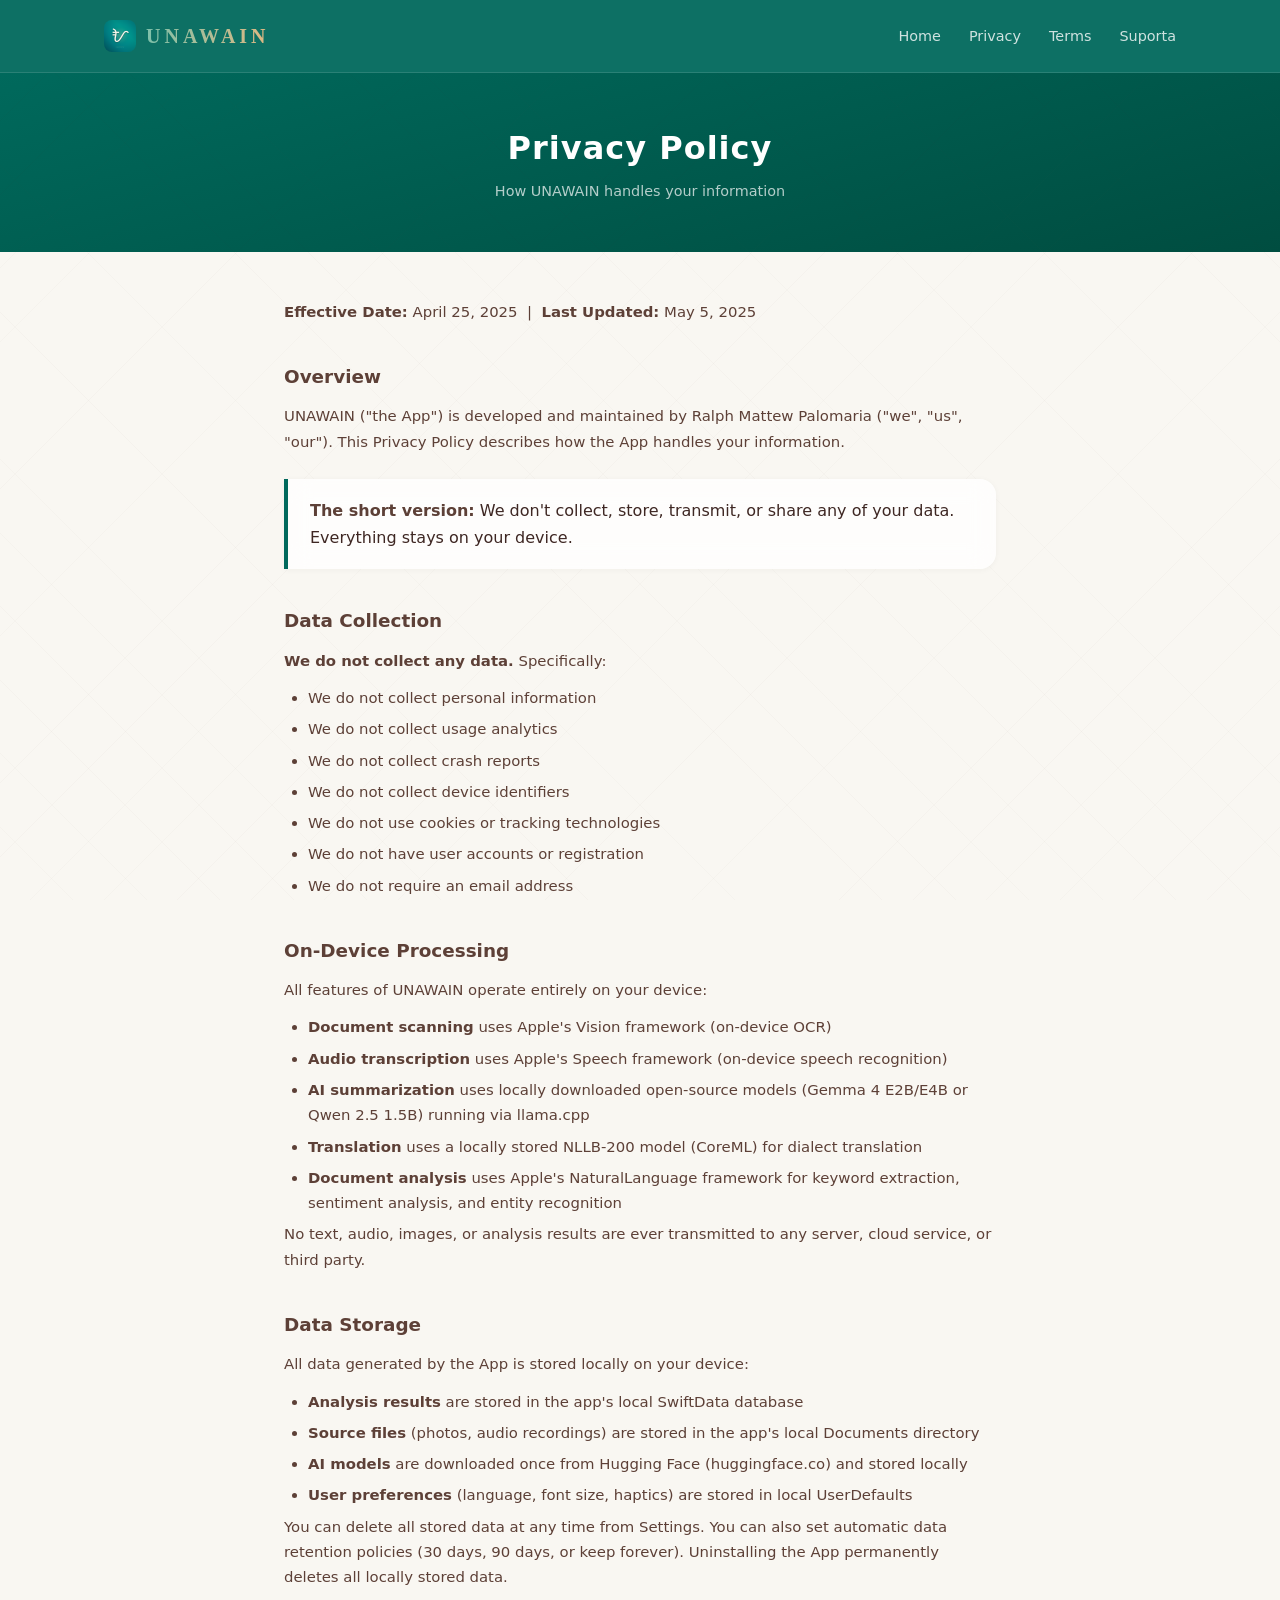
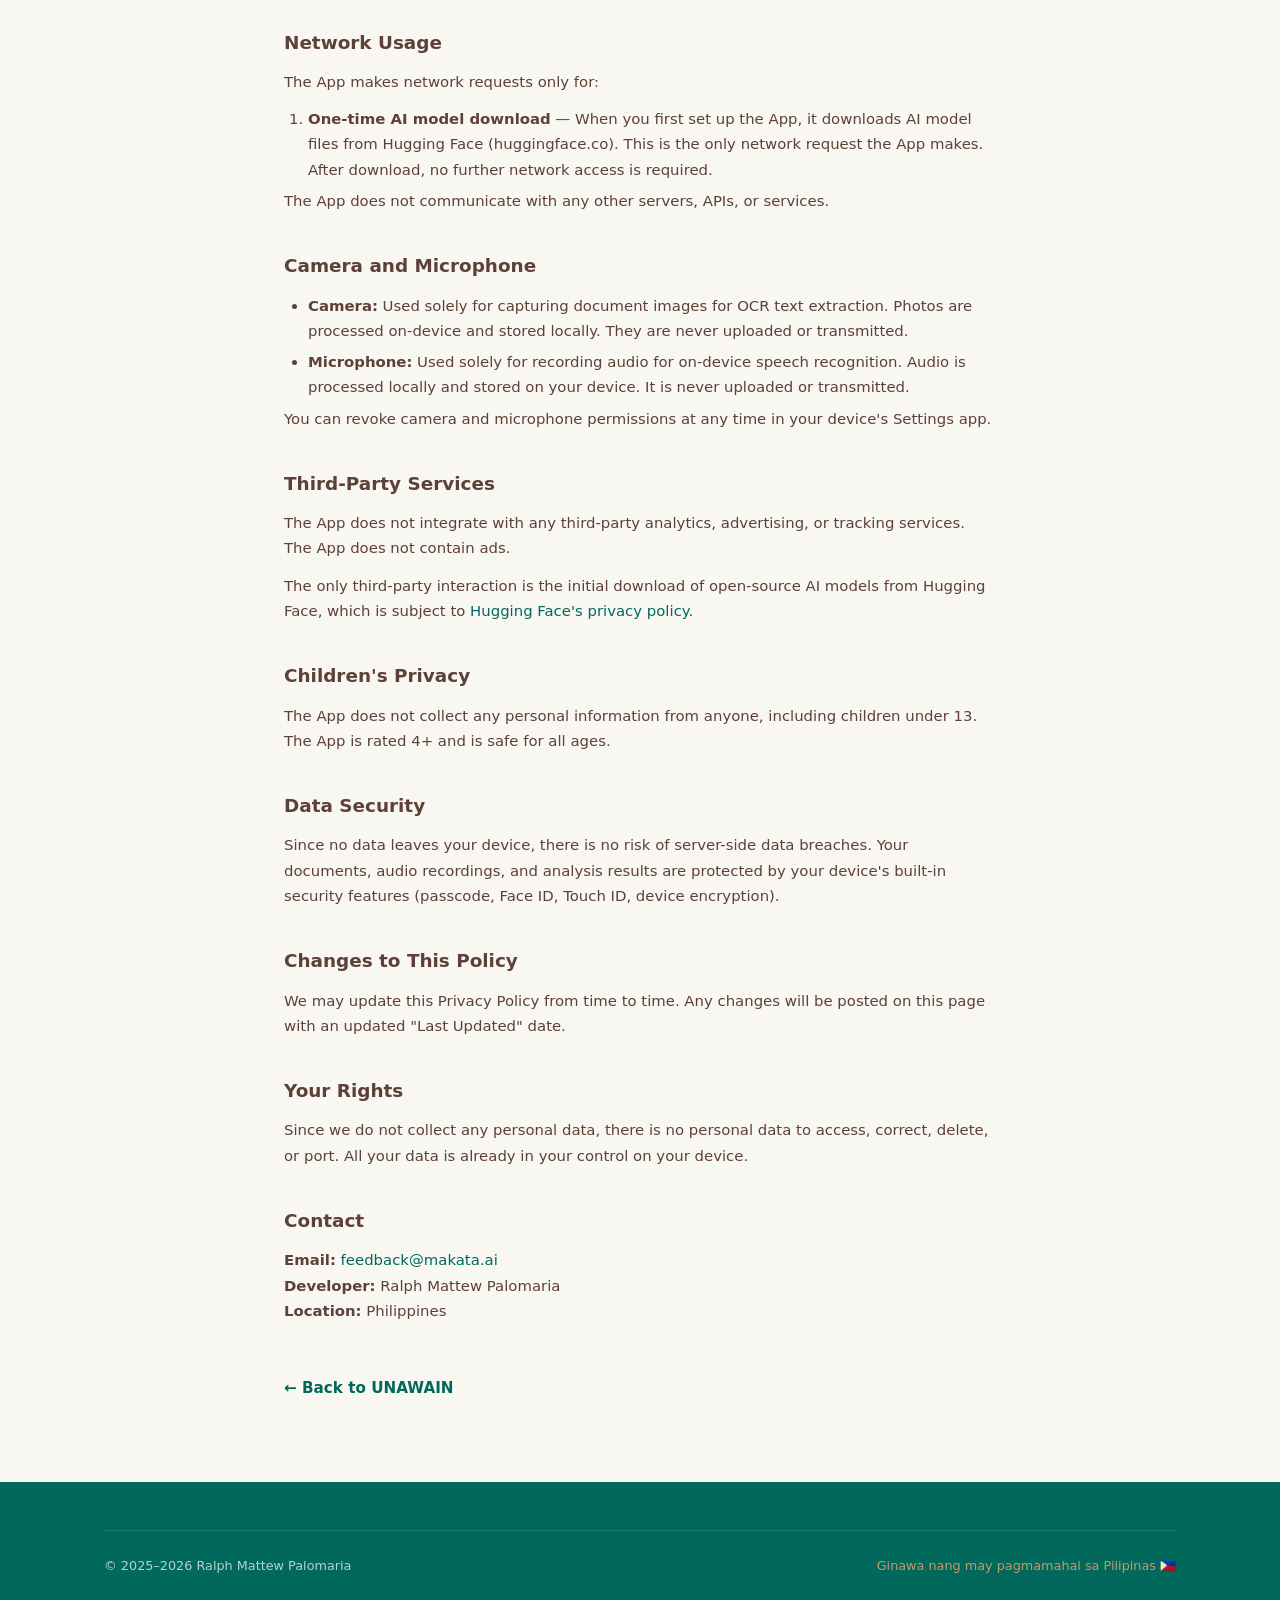
<file: privacy/index.html>
<!DOCTYPE html>
<html lang="en">
<head>
    <meta charset="UTF-8">
    <meta name="viewport" content="width=device-width, initial-scale=1.0">
    <title>Privacy Policy — UNAWAIN</title>
    <meta name="description" content="UNAWAIN Privacy Policy. We don't collect, store, transmit, or share any of your data. Everything stays on your device.">
    <link rel="canonical" href="https://unawain.makata.ai/privacy/">
    <meta property="og:title" content="Privacy Policy — UNAWAIN">
    <meta property="og:description" content="We don't collect, store, transmit, or share any of your data. Everything stays on your device.">
    <meta property="og:url" content="https://unawain.makata.ai/privacy/">
    <meta property="og:image" content="https://unawain.makata.ai/assets/img/og-image.jpg">
    <meta name="theme-color" content="#00695C">
    <link rel="icon" type="image/png" sizes="32x32" href="../assets/img/favicon-32x32.png">
    <link rel="icon" type="image/png" sizes="16x16" href="../assets/img/favicon-16x16.png">
    <link rel="apple-touch-icon" sizes="180x180" href="../assets/img/apple-touch-icon.png">
    <link rel="stylesheet" href="../assets/css/style.css">
</head>
<body>

<nav class="site-nav">
    <div class="nav-inner">
        <a href="../" class="nav-brand"><img src="../assets/img/appicon-web.png" alt="UNAWAIN" class="nav-icon">UNAWAIN</a>
        <button class="nav-toggle" onclick="document.querySelector('.nav-links').classList.toggle('open')" aria-label="Menu">&#9776;</button>
        <ul class="nav-links">
            <li><a href="../">Home</a></li>
            <li><a href="../privacy/">Privacy</a></li>
            <li><a href="../terms/">Terms</a></li>
            <li><a href="../support/">Suporta</a></li>
        </ul>
    </div>
</nav>

<div class="legal-header">
    <h1>Privacy Policy</h1>
    <p>How UNAWAIN handles your information</p>
</div>

<div class="legal-body">
    <p><strong>Effective Date:</strong> April 25, 2025 &nbsp;|&nbsp; <strong>Last Updated:</strong> May 5, 2025</p>

    <h2>Overview</h2>
    <p>UNAWAIN ("the App") is developed and maintained by Ralph Mattew Palomaria ("we", "us", "our"). This Privacy Policy describes how the App handles your information.</p>
    <div class="legal-highlight">
        <strong>The short version:</strong> We don't collect, store, transmit, or share any of your data. Everything stays on your device.
    </div>

    <h2>Data Collection</h2>
    <p><strong>We do not collect any data.</strong> Specifically:</p>
    <ul>
        <li>We do not collect personal information</li>
        <li>We do not collect usage analytics</li>
        <li>We do not collect crash reports</li>
        <li>We do not collect device identifiers</li>
        <li>We do not use cookies or tracking technologies</li>
        <li>We do not have user accounts or registration</li>
        <li>We do not require an email address</li>
    </ul>

    <h2>On-Device Processing</h2>
    <p>All features of UNAWAIN operate entirely on your device:</p>
    <ul>
        <li><strong>Document scanning</strong> uses Apple's Vision framework (on-device OCR)</li>
        <li><strong>Audio transcription</strong> uses Apple's Speech framework (on-device speech recognition)</li>
        <li><strong>AI summarization</strong> uses locally downloaded open-source models (Gemma 4 E2B/E4B or Qwen 2.5 1.5B) running via llama.cpp</li>
        <li><strong>Translation</strong> uses a locally stored NLLB-200 model (CoreML) for dialect translation</li>
        <li><strong>Document analysis</strong> uses Apple's NaturalLanguage framework for keyword extraction, sentiment analysis, and entity recognition</li>
    </ul>
    <p>No text, audio, images, or analysis results are ever transmitted to any server, cloud service, or third party.</p>

    <h2>Data Storage</h2>
    <p>All data generated by the App is stored locally on your device:</p>
    <ul>
        <li><strong>Analysis results</strong> are stored in the app's local SwiftData database</li>
        <li><strong>Source files</strong> (photos, audio recordings) are stored in the app's local Documents directory</li>
        <li><strong>AI models</strong> are downloaded once from Hugging Face (huggingface.co) and stored locally</li>
        <li><strong>User preferences</strong> (language, font size, haptics) are stored in local UserDefaults</li>
    </ul>
    <p>You can delete all stored data at any time from Settings. You can also set automatic data retention policies (30 days, 90 days, or keep forever). Uninstalling the App permanently deletes all locally stored data.</p>

    <h2>Network Usage</h2>
    <p>The App makes network requests only for:</p>
    <ol>
        <li><strong>One-time AI model download</strong> — When you first set up the App, it downloads AI model files from Hugging Face (huggingface.co). This is the only network request the App makes. After download, no further network access is required.</li>
    </ol>
    <p>The App does not communicate with any other servers, APIs, or services.</p>

    <h2>Camera and Microphone</h2>
    <ul>
        <li><strong>Camera:</strong> Used solely for capturing document images for OCR text extraction. Photos are processed on-device and stored locally. They are never uploaded or transmitted.</li>
        <li><strong>Microphone:</strong> Used solely for recording audio for on-device speech recognition. Audio is processed locally and stored on your device. It is never uploaded or transmitted.</li>
    </ul>
    <p>You can revoke camera and microphone permissions at any time in your device's Settings app.</p>

    <h2>Third-Party Services</h2>
    <p>The App does not integrate with any third-party analytics, advertising, or tracking services. The App does not contain ads.</p>
    <p>The only third-party interaction is the initial download of open-source AI models from Hugging Face, which is subject to <a href="https://huggingface.co/privacy">Hugging Face's privacy policy</a>.</p>

    <h2>Children's Privacy</h2>
    <p>The App does not collect any personal information from anyone, including children under 13. The App is rated 4+ and is safe for all ages.</p>

    <h2>Data Security</h2>
    <p>Since no data leaves your device, there is no risk of server-side data breaches. Your documents, audio recordings, and analysis results are protected by your device's built-in security features (passcode, Face ID, Touch ID, device encryption).</p>

    <h2>Changes to This Policy</h2>
    <p>We may update this Privacy Policy from time to time. Any changes will be posted on this page with an updated "Last Updated" date.</p>

    <h2>Your Rights</h2>
    <p>Since we do not collect any personal data, there is no personal data to access, correct, delete, or port. All your data is already in your control on your device.</p>

    <h2>Contact</h2>
    <p><strong>Email:</strong> <a href="mailto:feedback@makata.ai">feedback@makata.ai</a><br>
    <strong>Developer:</strong> Ralph Mattew Palomaria<br>
    <strong>Location:</strong> Philippines</p>

    <a href="../" class="legal-back">&larr; Back to UNAWAIN</a>
</div>

<footer class="site-footer">
    <div class="footer-inner">
        <div class="footer-bottom">
            <span>&copy; 2025&ndash;2026 Ralph Mattew Palomaria</span>
            <span class="footer-love">Ginawa nang may pagmamahal sa Pilipinas &#127477;&#127469;</span>
        </div>
    </div>
</footer>

</body>
</html>
</file>
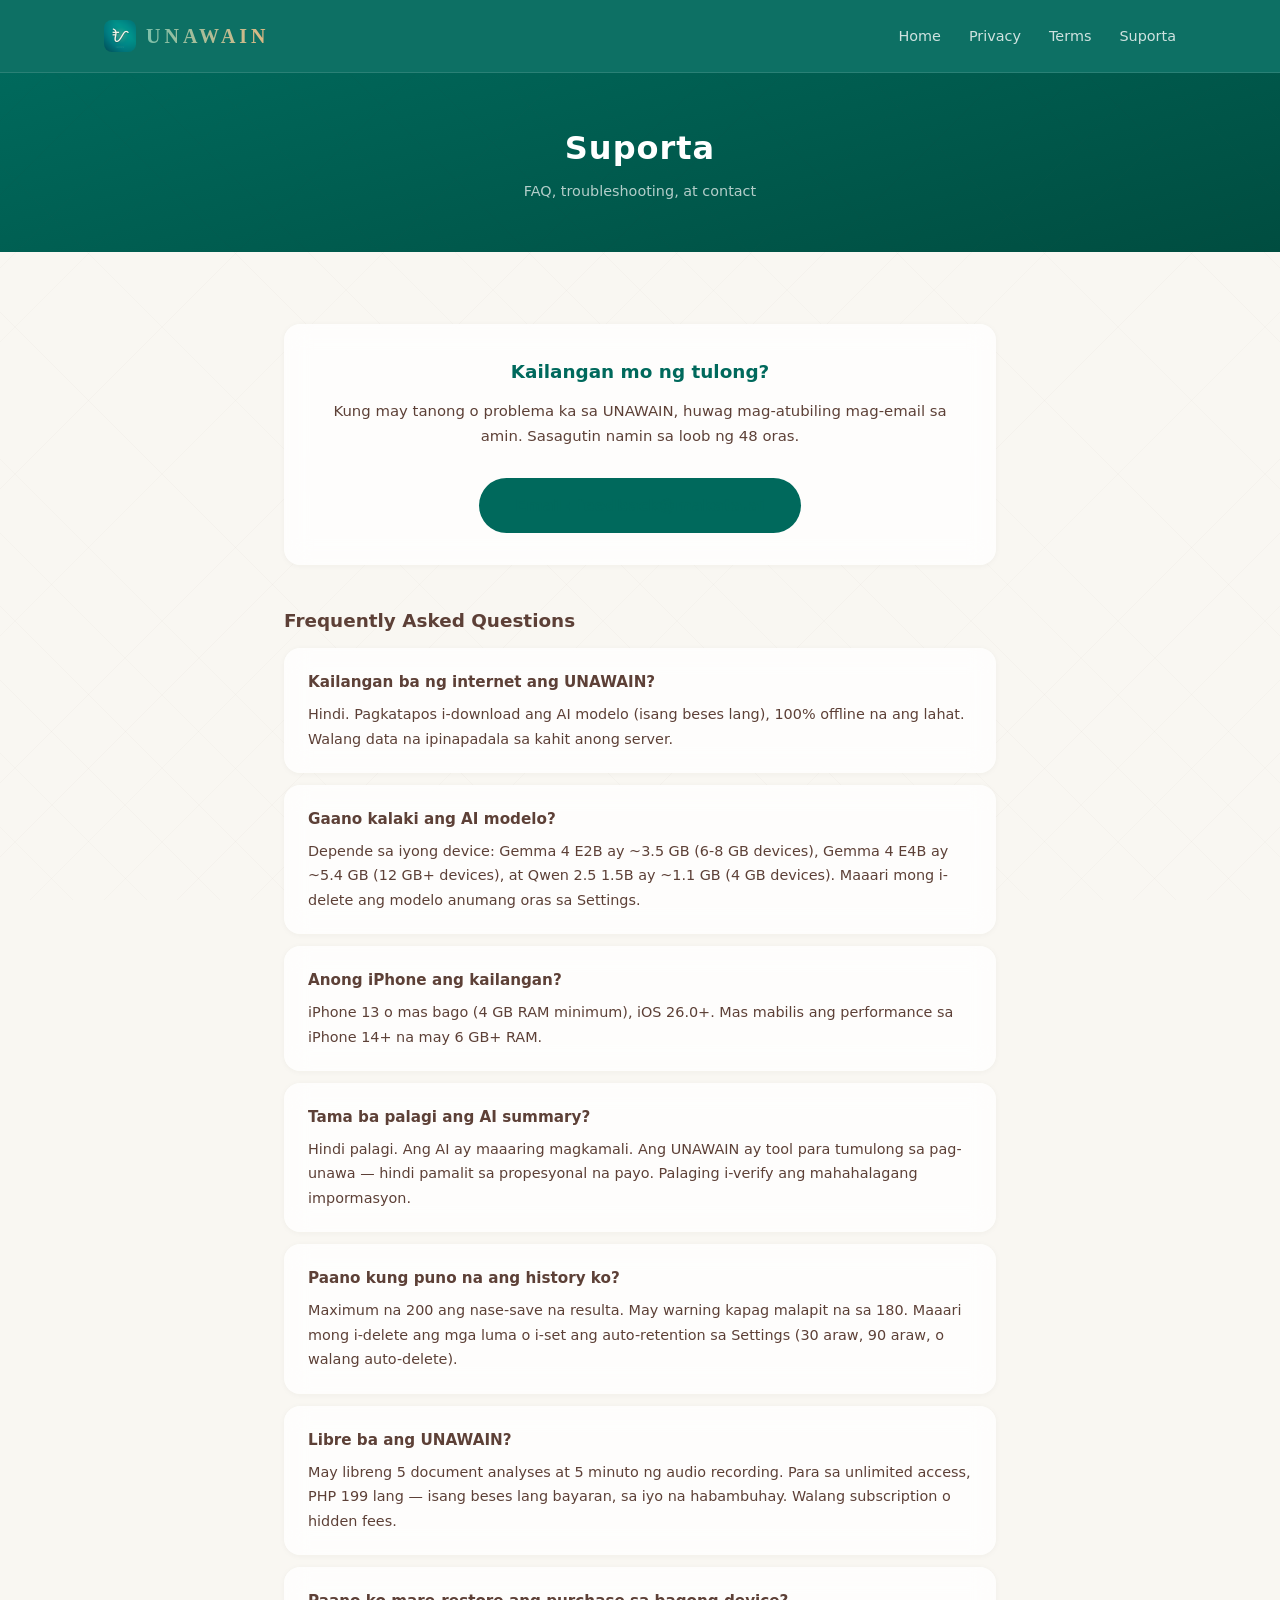
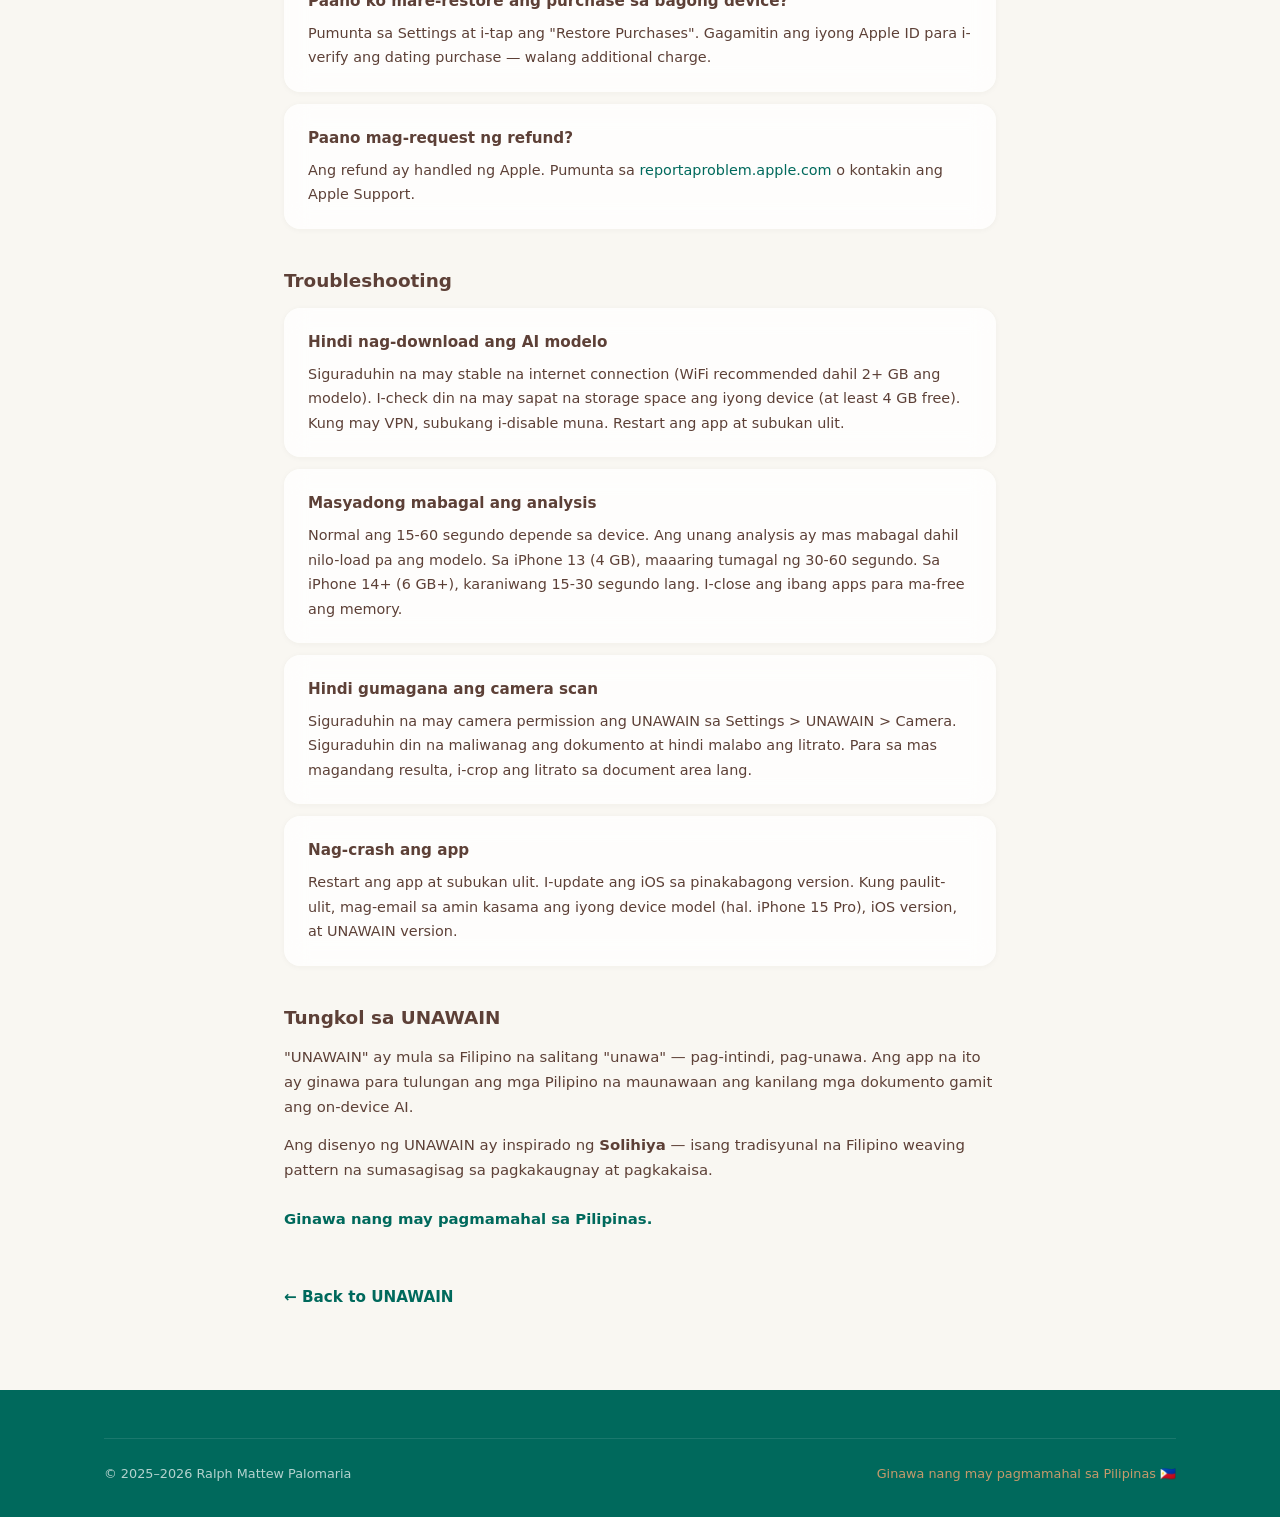
<file: support/index.html>
<!DOCTYPE html>
<html lang="fil">
<head>
    <meta charset="UTF-8">
    <meta name="viewport" content="width=device-width, initial-scale=1.0">
    <title>Support — UNAWAIN</title>
    <meta name="description" content="UNAWAIN Support. FAQ, troubleshooting, at contact information.">
    <link rel="canonical" href="https://unawain.makata.ai/support/">
    <meta property="og:title" content="Support — UNAWAIN">
    <meta property="og:description" content="FAQ, troubleshooting, at contact information para sa UNAWAIN.">
    <meta property="og:url" content="https://unawain.makata.ai/support/">
    <meta property="og:image" content="https://unawain.makata.ai/assets/img/og-image.jpg">
    <meta name="theme-color" content="#00695C">
    <link rel="icon" type="image/png" sizes="32x32" href="../assets/img/favicon-32x32.png">
    <link rel="icon" type="image/png" sizes="16x16" href="../assets/img/favicon-16x16.png">
    <link rel="apple-touch-icon" sizes="180x180" href="../assets/img/apple-touch-icon.png">
    <link rel="stylesheet" href="../assets/css/style.css">
</head>
<body>

<nav class="site-nav">
    <div class="nav-inner">
        <a href="../" class="nav-brand"><img src="../assets/img/appicon-web.png" alt="UNAWAIN" class="nav-icon">UNAWAIN</a>
        <button class="nav-toggle" onclick="document.querySelector('.nav-links').classList.toggle('open')" aria-label="Menu">&#9776;</button>
        <ul class="nav-links">
            <li><a href="../">Home</a></li>
            <li><a href="../privacy/">Privacy</a></li>
            <li><a href="../terms/">Terms</a></li>
            <li><a href="../support/">Suporta</a></li>
        </ul>
    </div>
</nav>

<div class="legal-header">
    <h1>Suporta</h1>
    <p>FAQ, troubleshooting, at contact</p>
</div>

<div class="legal-body">
    <div class="contact-card">
        <h2>Kailangan mo ng tulong?</h2>
        <p>Kung may tanong o problema ka sa UNAWAIN, huwag mag-atubiling mag-email sa amin. Sasagutin namin sa loob ng 48 oras.</p>
        <a href="mailto:feedback@makata.ai" class="contact-btn">Email: feedback@makata.ai</a>
    </div>

    <h2>Frequently Asked Questions</h2>

    <div class="faq-card">
        <h3>Kailangan ba ng internet ang UNAWAIN?</h3>
        <p>Hindi. Pagkatapos i-download ang AI modelo (isang beses lang), 100% offline na ang lahat. Walang data na ipinapadala sa kahit anong server.</p>
    </div>

    <div class="faq-card">
        <h3>Gaano kalaki ang AI modelo?</h3>
        <p>Depende sa iyong device: Gemma 4 E2B ay ~3.5 GB (6-8 GB devices), Gemma 4 E4B ay ~5.4 GB (12 GB+ devices), at Qwen 2.5 1.5B ay ~1.1 GB (4 GB devices). Maaari mong i-delete ang modelo anumang oras sa Settings.</p>
    </div>

    <div class="faq-card">
        <h3>Anong iPhone ang kailangan?</h3>
        <p>iPhone 13 o mas bago (4 GB RAM minimum), iOS 26.0+. Mas mabilis ang performance sa iPhone 14+ na may 6 GB+ RAM.</p>
    </div>

    <div class="faq-card">
        <h3>Tama ba palagi ang AI summary?</h3>
        <p>Hindi palagi. Ang AI ay maaaring magkamali. Ang UNAWAIN ay tool para tumulong sa pag-unawa — hindi pamalit sa propesyonal na payo. Palaging i-verify ang mahahalagang impormasyon.</p>
    </div>

    <div class="faq-card">
        <h3>Paano kung puno na ang history ko?</h3>
        <p>Maximum na 200 ang nase-save na resulta. May warning kapag malapit na sa 180. Maaari mong i-delete ang mga luma o i-set ang auto-retention sa Settings (30 araw, 90 araw, o walang auto-delete).</p>
    </div>

    <div class="faq-card">
        <h3>Libre ba ang UNAWAIN?</h3>
        <p>May libreng 5 document analyses at 5 minuto ng audio recording. Para sa unlimited access, PHP 199 lang — isang beses lang bayaran, sa iyo na habambuhay. Walang subscription o hidden fees.</p>
    </div>

    <div class="faq-card">
        <h3>Paano ko mare-restore ang purchase sa bagong device?</h3>
        <p>Pumunta sa Settings at i-tap ang "Restore Purchases". Gagamitin ang iyong Apple ID para i-verify ang dating purchase — walang additional charge.</p>
    </div>

    <div class="faq-card">
        <h3>Paano mag-request ng refund?</h3>
        <p>Ang refund ay handled ng Apple. Pumunta sa <a href="https://reportaproblem.apple.com">reportaproblem.apple.com</a> o kontakin ang Apple Support.</p>
    </div>

    <h2>Troubleshooting</h2>

    <div class="faq-card">
        <h3>Hindi nag-download ang AI modelo</h3>
        <p>Siguraduhin na may stable na internet connection (WiFi recommended dahil 2+ GB ang modelo). I-check din na may sapat na storage space ang iyong device (at least 4 GB free). Kung may VPN, subukang i-disable muna. Restart ang app at subukan ulit.</p>
    </div>

    <div class="faq-card">
        <h3>Masyadong mabagal ang analysis</h3>
        <p>Normal ang 15-60 segundo depende sa device. Ang unang analysis ay mas mabagal dahil nilo-load pa ang modelo. Sa iPhone 13 (4 GB), maaaring tumagal ng 30-60 segundo. Sa iPhone 14+ (6 GB+), karaniwang 15-30 segundo lang. I-close ang ibang apps para ma-free ang memory.</p>
    </div>

    <div class="faq-card">
        <h3>Hindi gumagana ang camera scan</h3>
        <p>Siguraduhin na may camera permission ang UNAWAIN sa Settings > UNAWAIN > Camera. Siguraduhin din na maliwanag ang dokumento at hindi malabo ang litrato. Para sa mas magandang resulta, i-crop ang litrato sa document area lang.</p>
    </div>

    <div class="faq-card">
        <h3>Nag-crash ang app</h3>
        <p>Restart ang app at subukan ulit. I-update ang iOS sa pinakabagong version. Kung paulit-ulit, mag-email sa amin kasama ang iyong device model (hal. iPhone 15 Pro), iOS version, at UNAWAIN version.</p>
    </div>

    <h2>Tungkol sa UNAWAIN</h2>

    <p>"UNAWAIN" ay mula sa Filipino na salitang "unawa" — pag-intindi, pag-unawa. Ang app na ito ay ginawa para tulungan ang mga Pilipino na maunawaan ang kanilang mga dokumento gamit ang on-device AI.</p>

    <p>Ang disenyo ng UNAWAIN ay inspirado ng <strong>Solihiya</strong> — isang tradisyunal na Filipino weaving pattern na sumasagisag sa pagkakaugnay at pagkakaisa.</p>

    <p style="margin-top: 24px; color: var(--philippine-teal); font-weight: 600;">Ginawa nang may pagmamahal sa Pilipinas.</p>

    <a href="../" class="legal-back">&larr; Back to UNAWAIN</a>
</div>

<footer class="site-footer">
    <div class="footer-inner">
        <div class="footer-bottom">
            <span>&copy; 2025&ndash;2026 Ralph Mattew Palomaria</span>
            <span class="footer-love">Ginawa nang may pagmamahal sa Pilipinas &#127477;&#127469;</span>
        </div>
    </div>
</footer>

</body>
</html>
</file>
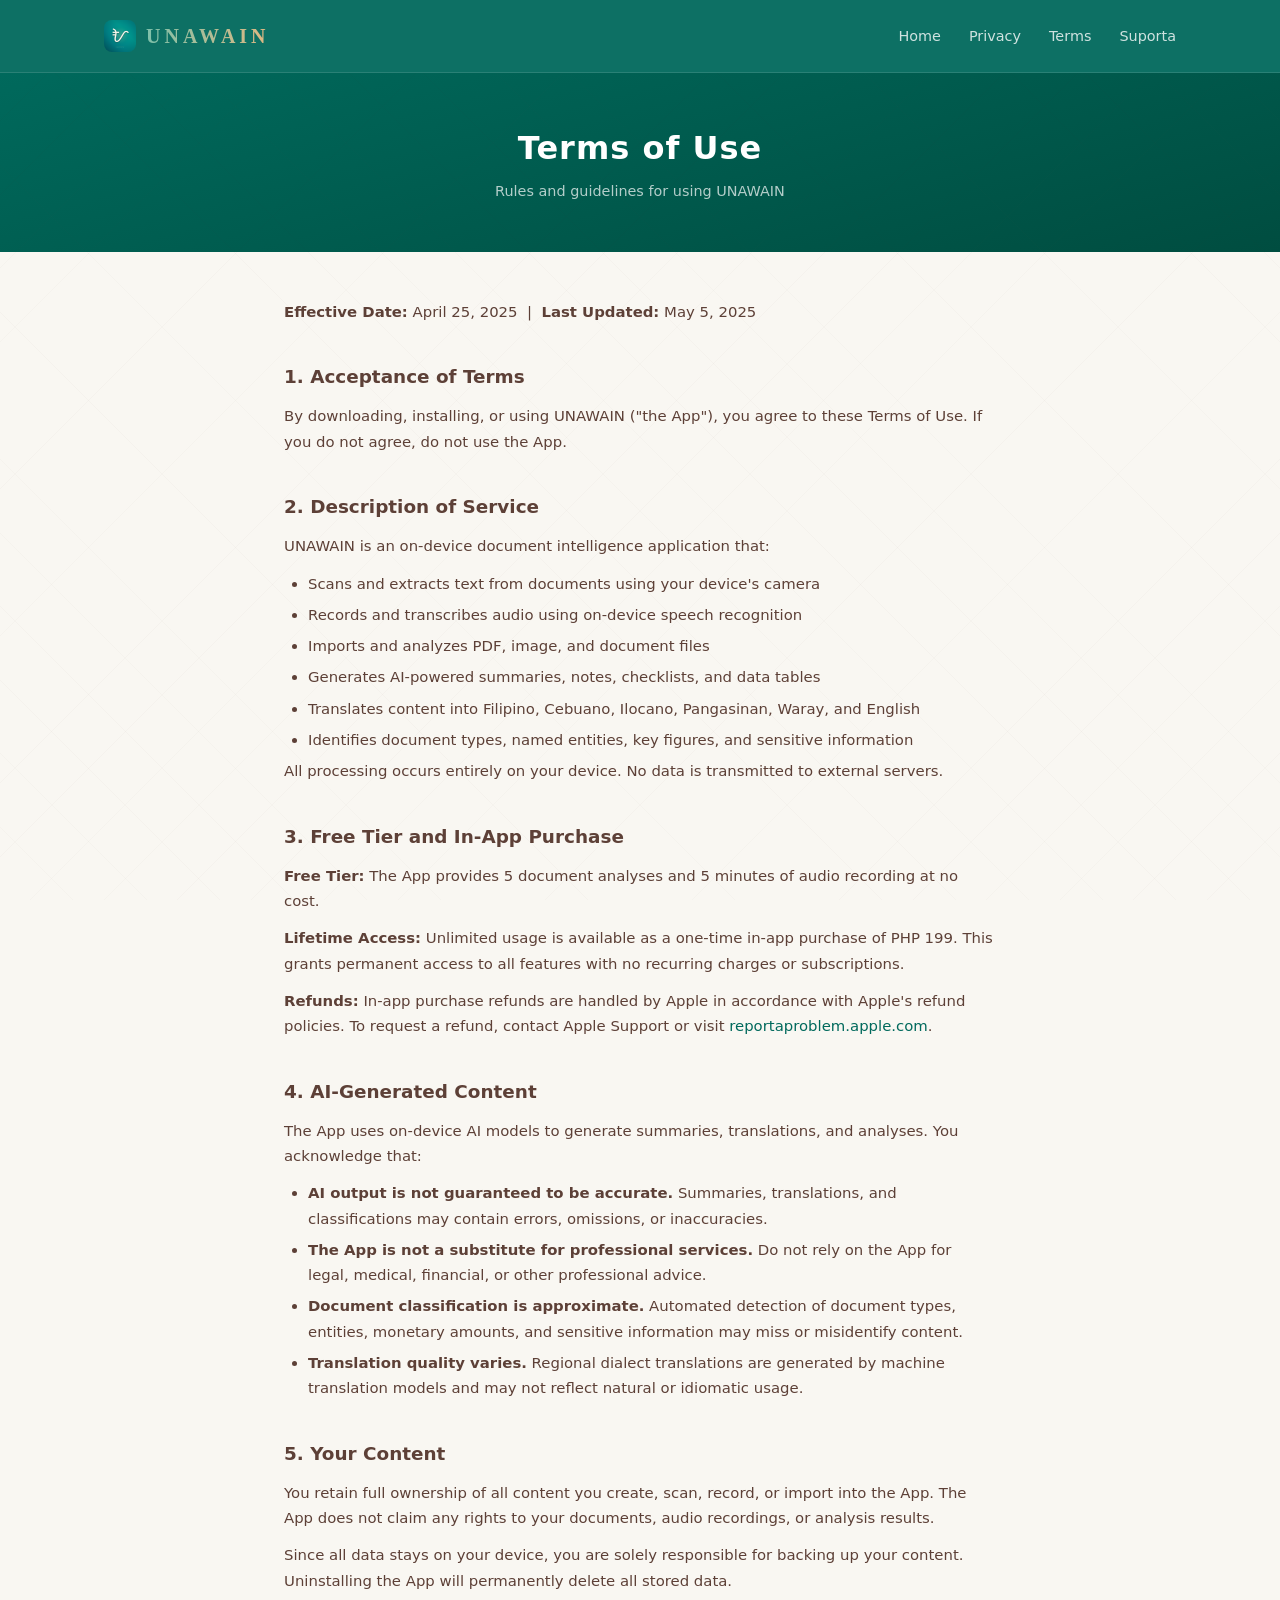
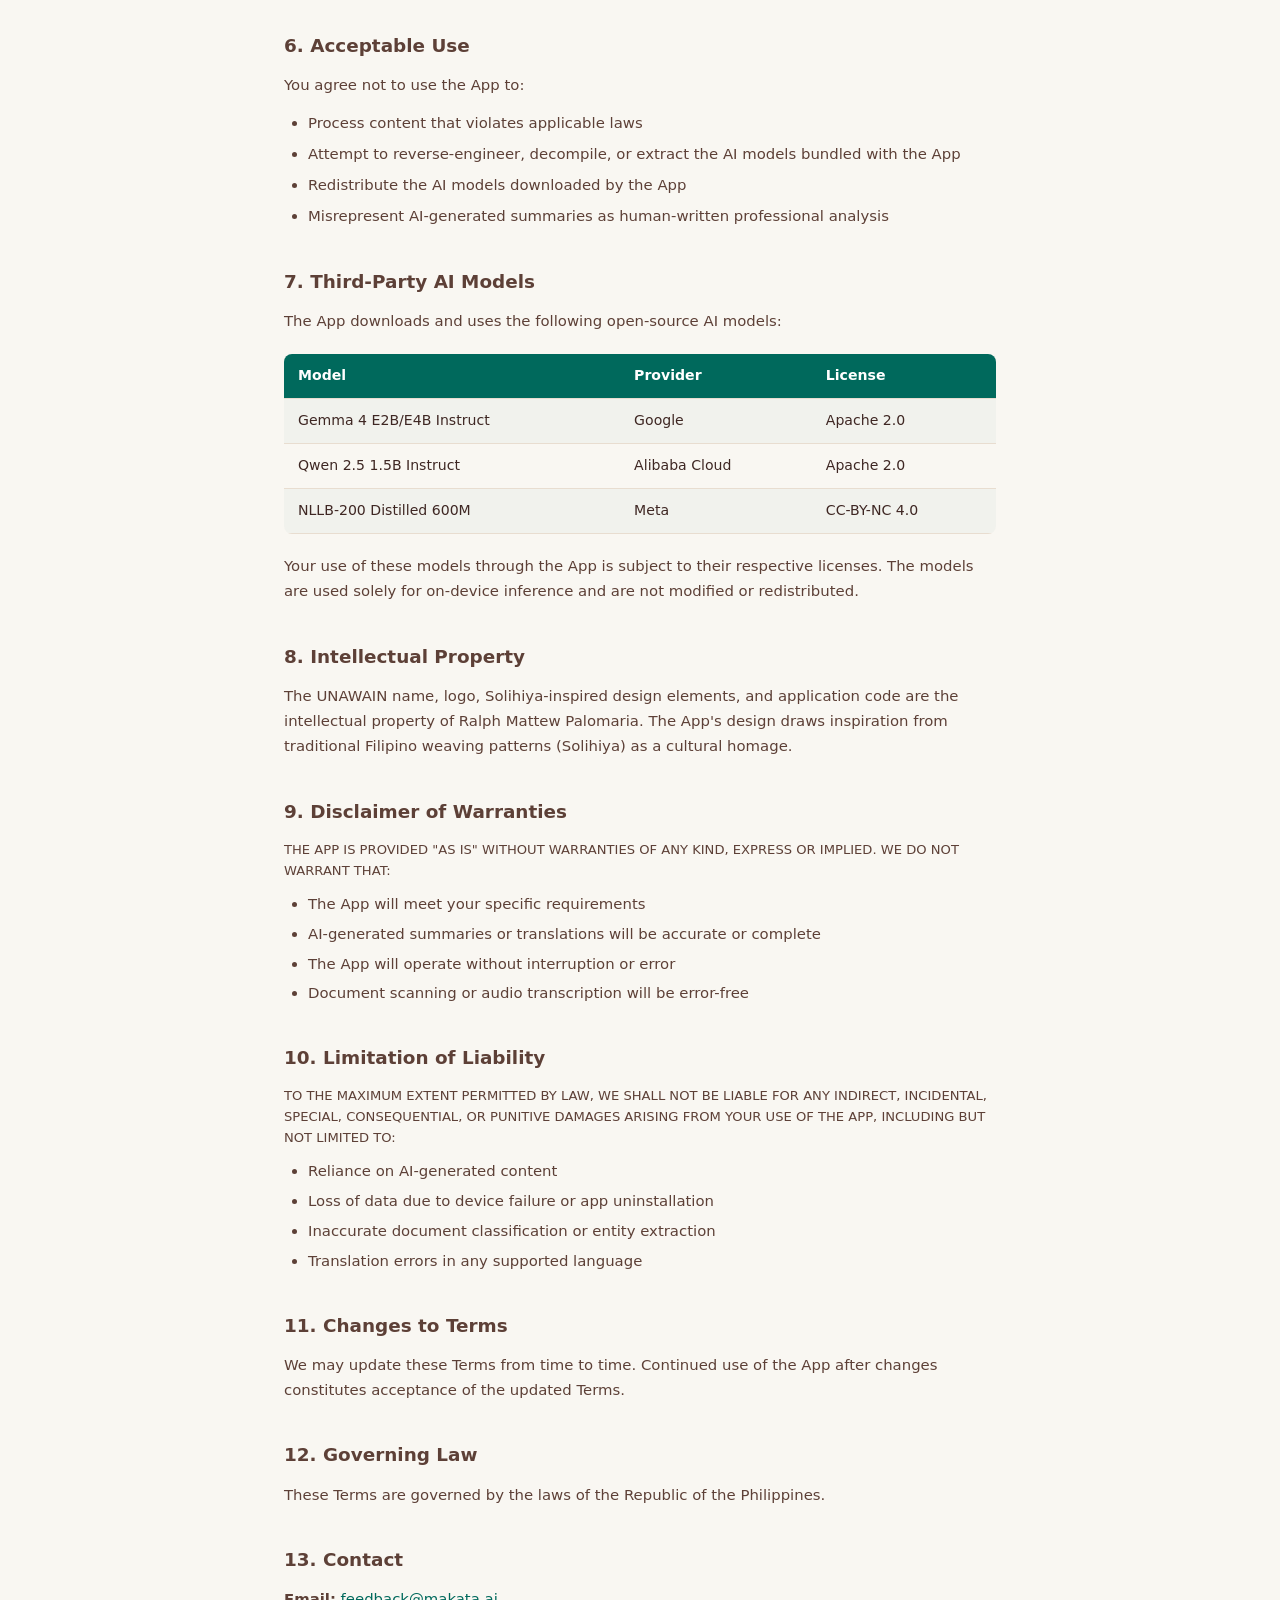
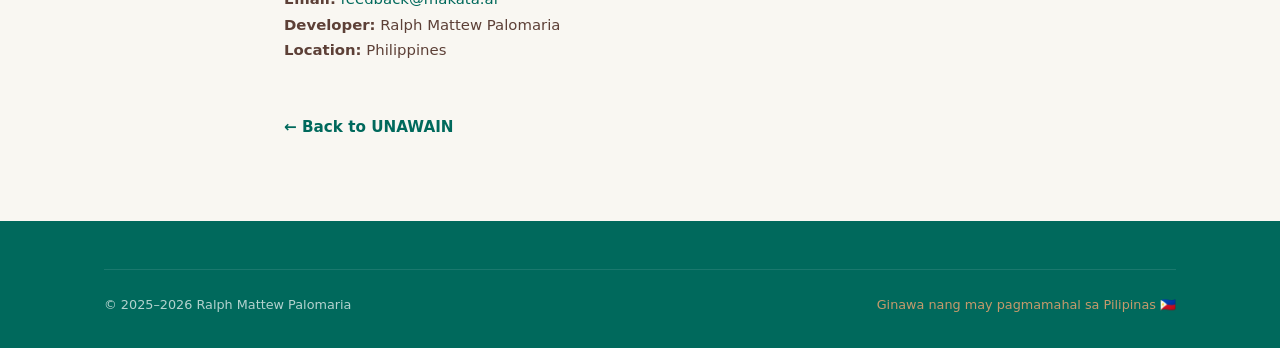
<file: terms/index.html>
<!DOCTYPE html>
<html lang="en">
<head>
    <meta charset="UTF-8">
    <meta name="viewport" content="width=device-width, initial-scale=1.0">
    <title>Terms of Use — UNAWAIN</title>
    <meta name="description" content="UNAWAIN Terms of Use. On-device document intelligence for Filipino users.">
    <link rel="canonical" href="https://unawain.makata.ai/terms/">
    <meta property="og:title" content="Terms of Use — UNAWAIN">
    <meta property="og:description" content="UNAWAIN Terms of Use. On-device document intelligence for Filipino users.">
    <meta property="og:url" content="https://unawain.makata.ai/terms/">
    <meta property="og:image" content="https://unawain.makata.ai/assets/img/og-image.jpg">
    <meta name="theme-color" content="#00695C">
    <link rel="icon" type="image/png" sizes="32x32" href="../assets/img/favicon-32x32.png">
    <link rel="icon" type="image/png" sizes="16x16" href="../assets/img/favicon-16x16.png">
    <link rel="apple-touch-icon" sizes="180x180" href="../assets/img/apple-touch-icon.png">
    <link rel="stylesheet" href="../assets/css/style.css">
</head>
<body>

<nav class="site-nav">
    <div class="nav-inner">
        <a href="../" class="nav-brand"><img src="../assets/img/appicon-web.png" alt="UNAWAIN" class="nav-icon">UNAWAIN</a>
        <button class="nav-toggle" onclick="document.querySelector('.nav-links').classList.toggle('open')" aria-label="Menu">&#9776;</button>
        <ul class="nav-links">
            <li><a href="../">Home</a></li>
            <li><a href="../privacy/">Privacy</a></li>
            <li><a href="../terms/">Terms</a></li>
            <li><a href="../support/">Suporta</a></li>
        </ul>
    </div>
</nav>

<div class="legal-header">
    <h1>Terms of Use</h1>
    <p>Rules and guidelines for using UNAWAIN</p>
</div>

<div class="legal-body">
    <p><strong>Effective Date:</strong> April 25, 2025 &nbsp;|&nbsp; <strong>Last Updated:</strong> May 5, 2025</p>

    <h2>1. Acceptance of Terms</h2>
    <p>By downloading, installing, or using UNAWAIN ("the App"), you agree to these Terms of Use. If you do not agree, do not use the App.</p>

    <h2>2. Description of Service</h2>
    <p>UNAWAIN is an on-device document intelligence application that:</p>
    <ul>
        <li>Scans and extracts text from documents using your device's camera</li>
        <li>Records and transcribes audio using on-device speech recognition</li>
        <li>Imports and analyzes PDF, image, and document files</li>
        <li>Generates AI-powered summaries, notes, checklists, and data tables</li>
        <li>Translates content into Filipino, Cebuano, Ilocano, Pangasinan, Waray, and English</li>
        <li>Identifies document types, named entities, key figures, and sensitive information</li>
    </ul>
    <p>All processing occurs entirely on your device. No data is transmitted to external servers.</p>

    <h2>3. Free Tier and In-App Purchase</h2>
    <p><strong>Free Tier:</strong> The App provides 5 document analyses and 5 minutes of audio recording at no cost.</p>
    <p><strong>Lifetime Access:</strong> Unlimited usage is available as a one-time in-app purchase of PHP 199. This grants permanent access to all features with no recurring charges or subscriptions.</p>
    <p><strong>Refunds:</strong> In-app purchase refunds are handled by Apple in accordance with Apple's refund policies. To request a refund, contact Apple Support or visit <a href="https://reportaproblem.apple.com">reportaproblem.apple.com</a>.</p>

    <h2>4. AI-Generated Content</h2>
    <p>The App uses on-device AI models to generate summaries, translations, and analyses. You acknowledge that:</p>
    <ul>
        <li><strong>AI output is not guaranteed to be accurate.</strong> Summaries, translations, and classifications may contain errors, omissions, or inaccuracies.</li>
        <li><strong>The App is not a substitute for professional services.</strong> Do not rely on the App for legal, medical, financial, or other professional advice.</li>
        <li><strong>Document classification is approximate.</strong> Automated detection of document types, entities, monetary amounts, and sensitive information may miss or misidentify content.</li>
        <li><strong>Translation quality varies.</strong> Regional dialect translations are generated by machine translation models and may not reflect natural or idiomatic usage.</li>
    </ul>

    <h2>5. Your Content</h2>
    <p>You retain full ownership of all content you create, scan, record, or import into the App. The App does not claim any rights to your documents, audio recordings, or analysis results.</p>
    <p>Since all data stays on your device, you are solely responsible for backing up your content. Uninstalling the App will permanently delete all stored data.</p>

    <h2>6. Acceptable Use</h2>
    <p>You agree not to use the App to:</p>
    <ul>
        <li>Process content that violates applicable laws</li>
        <li>Attempt to reverse-engineer, decompile, or extract the AI models bundled with the App</li>
        <li>Redistribute the AI models downloaded by the App</li>
        <li>Misrepresent AI-generated summaries as human-written professional analysis</li>
    </ul>

    <h2>7. Third-Party AI Models</h2>
    <p>The App downloads and uses the following open-source AI models:</p>
    <table>
        <tr><th>Model</th><th>Provider</th><th>License</th></tr>
        <tr><td>Gemma 4 E2B/E4B Instruct</td><td>Google</td><td>Apache 2.0</td></tr>
        <tr><td>Qwen 2.5 1.5B Instruct</td><td>Alibaba Cloud</td><td>Apache 2.0</td></tr>
        <tr><td>NLLB-200 Distilled 600M</td><td>Meta</td><td>CC-BY-NC 4.0</td></tr>
    </table>
    <p>Your use of these models through the App is subject to their respective licenses. The models are used solely for on-device inference and are not modified or redistributed.</p>

    <h2>8. Intellectual Property</h2>
    <p>The UNAWAIN name, logo, Solihiya-inspired design elements, and application code are the intellectual property of Ralph Mattew Palomaria. The App's design draws inspiration from traditional Filipino weaving patterns (Solihiya) as a cultural homage.</p>

    <h2>9. Disclaimer of Warranties</h2>
    <p class="caps">THE APP IS PROVIDED "AS IS" WITHOUT WARRANTIES OF ANY KIND, EXPRESS OR IMPLIED. WE DO NOT WARRANT THAT:</p>
    <ul class="caps">
        <li>The App will meet your specific requirements</li>
        <li>AI-generated summaries or translations will be accurate or complete</li>
        <li>The App will operate without interruption or error</li>
        <li>Document scanning or audio transcription will be error-free</li>
    </ul>

    <h2>10. Limitation of Liability</h2>
    <p class="caps">TO THE MAXIMUM EXTENT PERMITTED BY LAW, WE SHALL NOT BE LIABLE FOR ANY INDIRECT, INCIDENTAL, SPECIAL, CONSEQUENTIAL, OR PUNITIVE DAMAGES ARISING FROM YOUR USE OF THE APP, INCLUDING BUT NOT LIMITED TO:</p>
    <ul class="caps">
        <li>Reliance on AI-generated content</li>
        <li>Loss of data due to device failure or app uninstallation</li>
        <li>Inaccurate document classification or entity extraction</li>
        <li>Translation errors in any supported language</li>
    </ul>

    <h2>11. Changes to Terms</h2>
    <p>We may update these Terms from time to time. Continued use of the App after changes constitutes acceptance of the updated Terms.</p>

    <h2>12. Governing Law</h2>
    <p>These Terms are governed by the laws of the Republic of the Philippines.</p>

    <h2>13. Contact</h2>
    <p><strong>Email:</strong> <a href="mailto:feedback@makata.ai">feedback@makata.ai</a><br>
    <strong>Developer:</strong> Ralph Mattew Palomaria<br>
    <strong>Location:</strong> Philippines</p>

    <a href="../" class="legal-back">&larr; Back to UNAWAIN</a>
</div>

<footer class="site-footer">
    <div class="footer-inner">
        <div class="footer-bottom">
            <span>&copy; 2025&ndash;2026 Ralph Mattew Palomaria</span>
            <span class="footer-love">Ginawa nang may pagmamahal sa Pilipinas &#127477;&#127469;</span>
        </div>
    </div>
</footer>

</body>
</html>
</file>
<file: assets/css/style.css>
/* ========================================================================
   UNAWAIN — Marketing Site
   Design system aligned with the iOS app's Solihiya-inspired theme
   Modern CSS nesting syntax throughout
   ======================================================================== */

:root {
    --narra-dark: #3E2723;
    --narra-brown: #5D4037;
    --narra-light: #8D6E63;
    --philippine-teal: #00695C;
    --teal-light: #00897B;
    --sampaguita: #F9F7F2;
    --ginto: #C49A6C;
    --ginto-bright: #E0B882;

    --text-primary: #3E2723;
    --text-secondary: #5D4037;
    --text-muted: #8D6E63;
    --border: #E8DDD0;
    --card-bg: rgba(255, 255, 255, 0.78);
    --card-shadow: 0 1px 6px rgba(62, 39, 35, 0.04);
    --card-shadow-hover: 0 4px 20px rgba(62, 39, 35, 0.08);
    --glass-blur: blur(12px);

    --radius: 16px;
    --radius-sm: 8px;
    --radius-btn: 12px;
    --radius-lg: 24px;
    --max-width: 1120px;
    --header-height: 72px;
}

/* Reset & base */
*, *::before, *::after { margin: 0; padding: 0; box-sizing: border-box; }

html { scroll-behavior: smooth; -webkit-text-size-adjust: 100%; }

body {
    font-family: -apple-system, BlinkMacSystemFont, 'SF Pro Text', 'Helvetica Neue', system-ui, sans-serif;
    background: var(--sampaguita);
    color: var(--text-primary);
    line-height: 1.7;
    overflow-x: hidden;
    animation: pageEntry 0.6s ease-out;

    &::before {
        content: '';
        position: fixed;
        inset: 0;
        background-image:
            repeating-linear-gradient(45deg, transparent, transparent 51.5px, rgba(93, 64, 55, 0.025) 51.5px, rgba(93, 64, 55, 0.025) 52px),
            repeating-linear-gradient(-45deg, transparent, transparent 51.5px, rgba(93, 64, 55, 0.025) 51.5px, rgba(93, 64, 55, 0.025) 52px);
        pointer-events: none;
        z-index: 0;
    }
}

@keyframes pageEntry {
    from { opacity: 0; }
    to { opacity: 1; }
}

a {
    color: var(--philippine-teal);
    text-decoration: none;
    transition: opacity 0.2s;

    &:hover { opacity: 0.8; }
}

/* ---- Scroll-reveal animations ---- */
@keyframes revealUp {
    from { opacity: 0; transform: translateY(32px); }
    to { opacity: 1; transform: translateY(0); }
}

@keyframes revealScale {
    from { opacity: 0; transform: scale(0.95); }
    to { opacity: 1; transform: scale(1); }
}

@keyframes revealLeft {
    from { opacity: 0; transform: translateX(-24px); }
    to { opacity: 1; transform: translateX(0); }
}

@keyframes revealRight {
    from { opacity: 0; transform: translateX(24px); }
    to { opacity: 1; transform: translateX(0); }
}

.reveal {
    opacity: 0;

    &.visible { animation: revealUp 0.7s cubic-bezier(0.22, 1, 0.36, 1) forwards; }
}

.reveal-scale.visible { animation: revealScale 0.6s cubic-bezier(0.22, 1, 0.36, 1) forwards; }
.reveal-left.visible { animation: revealLeft 0.7s cubic-bezier(0.22, 1, 0.36, 1) forwards; }
.reveal-right.visible { animation: revealRight 0.7s cubic-bezier(0.22, 1, 0.36, 1) forwards; }

.reveal-delay-1 { animation-delay: 0.1s !important; }
.reveal-delay-2 { animation-delay: 0.2s !important; }
.reveal-delay-3 { animation-delay: 0.3s !important; }
.reveal-delay-4 { animation-delay: 0.4s !important; }
.reveal-delay-5 { animation-delay: 0.5s !important; }

@media (prefers-reduced-motion: reduce) {
    .reveal { opacity: 1; }
    .reveal.visible,
    .reveal-scale.visible,
    .reveal-left.visible,
    .reveal-right.visible {
        animation: none;
        opacity: 1;
    }
}

/* ---- Banig Divider ---- */
.banig-divider {
    height: 2px;
    background: repeating-linear-gradient(90deg,
        rgba(0, 105, 92, 0.5) 0, rgba(0, 105, 92, 0.5) 12px,
        rgba(196, 154, 108, 0.5) 12px, rgba(196, 154, 108, 0.5) 24px,
        rgba(93, 64, 55, 0.5) 24px, rgba(93, 64, 55, 0.5) 36px,
        rgba(196, 154, 108, 0.5) 36px, rgba(196, 154, 108, 0.5) 48px
    );
    border-radius: 1px;
    margin: 0 auto;
    max-width: var(--max-width);
}

.banig-accent {
    height: 1.5px;
    background: linear-gradient(90deg,
        rgba(0, 105, 92, 0.3), rgba(196, 154, 108, 0.4),
        rgba(93, 64, 55, 0.3), rgba(196, 154, 108, 0.4),
        rgba(0, 105, 92, 0.3));
    border-radius: 1px;
    margin: 0 24px;
}

/* ---- Capiz shimmer ---- */
@keyframes capizShimmer {
    0% { transform: translateX(-100%); }
    100% { transform: translateX(100%); }
}

@media (prefers-reduced-motion: no-preference) {
    .capiz-shimmer::after {
        content: '';
        position: absolute;
        inset: 0;
        background: linear-gradient(135deg, transparent 30%, rgba(196, 154, 108, 0.04) 45%, rgba(196, 154, 108, 0.06) 50%, rgba(196, 154, 108, 0.04) 55%, transparent 70%);
        animation: capizShimmer 5s ease-in-out infinite alternate;
        border-radius: inherit;
        pointer-events: none;
    }
}

img { max-width: 100%; height: auto; display: block; }

/* ---- Navigation ---- */
.site-nav {
    position: sticky;
    top: 0;
    z-index: 100;
    background: rgba(0, 105, 92, 0.95);
    backdrop-filter: blur(20px);
    -webkit-backdrop-filter: blur(20px);
    border-bottom: 1px solid rgba(255, 255, 255, 0.12);
    transition: background 0.3s, box-shadow 0.3s;

    &.scrolled {
        background: rgba(0, 105, 92, 0.98);
        box-shadow: 0 2px 20px rgba(0, 0, 0, 0.15);
    }
}

.nav-inner {
    max-width: var(--max-width);
    margin: 0 auto;
    display: flex;
    align-items: center;
    justify-content: space-between;
    padding: 0 24px;
    height: var(--header-height);
}

.nav-brand {
    font-size: 1.25rem;
    font-weight: 700;
    font-family: Georgia, 'Times New Roman', 'Iowan Old Style', serif;
    background: linear-gradient(90deg, #5CC4B8, var(--ginto-bright));
    -webkit-background-clip: text;
    -webkit-text-fill-color: transparent;
    background-clip: text;
    letter-spacing: 4px;
    text-decoration: none;
    display: flex;
    align-items: center;
    gap: 10px;
}

.nav-icon {
    width: 32px;
    height: 32px;
    border-radius: 8px;
    -webkit-text-fill-color: initial;
}

.nav-links {
    display: flex;
    gap: 28px;
    list-style: none;
    align-items: center;

    a {
        color: rgba(255, 255, 255, 0.8);
        font-size: 0.9rem;
        font-weight: 500;
        text-decoration: none;
        transition: color 0.2s;
        position: relative;

        &:hover { color: white; opacity: 1; }
        &.active { color: white; }
        &.active::after { transform: scaleX(1); }

        &::after {
            content: '';
            position: absolute;
            bottom: -4px;
            left: 0;
            right: 0;
            height: 2px;
            background: var(--ginto-bright);
            border-radius: 1px;
            transform: scaleX(0);
            transition: transform 0.2s ease;
        }

        &:hover::after { transform: scaleX(1); }
    }
}

.nav-toggle { display: none; background: none; border: none; color: white; font-size: 1.5rem; cursor: pointer; padding: 8px; }

/* ---- Sections ---- */
section { position: relative; z-index: 1; transition: background-color 0.3s ease; }

.section-inner {
    max-width: var(--max-width);
    margin: 0 auto;
    padding: 96px 24px;
}

.section-label {
    display: inline-block;
    font-size: 0.72rem;
    font-weight: 700;
    letter-spacing: 2.5px;
    text-transform: uppercase;
    color: var(--philippine-teal);
    margin-bottom: 16px;
}

.section-title {
    font-size: 2.2rem;
    font-weight: 700;
    font-family: -apple-system, BlinkMacSystemFont, 'SF Pro Rounded', 'SF Pro Display', system-ui, sans-serif;
    color: var(--narra-brown);
    line-height: 1.2;
    margin-bottom: 16px;
    letter-spacing: -0.5px;

    &::after {
        content: '';
        display: block;
        width: 40px;
        height: 2px;
        background: linear-gradient(90deg, var(--philippine-teal), var(--ginto));
        margin-top: 16px;
        border-radius: 1px;
        opacity: 0.7;
    }
}

.section-subtitle {
    font-size: 1.05rem;
    color: var(--text-secondary);
    max-width: 600px;
    line-height: 1.7;
}

.section-center {
    text-align: center;

    .section-subtitle { margin: 0 auto; }
    .section-title::after { margin-left: auto; margin-right: auto; }
}

/* ---- Hero ---- */
.hero {
    background: linear-gradient(165deg, #00695C 0%, #004D40 50%, #00332B 100%);
    color: white;
    overflow: hidden;
    position: relative;

    &::before {
        content: '\1700\1708\1718\1701\1708';
        position: absolute;
        font-size: 14rem;
        font-weight: 100;
        color: rgba(255, 255, 255, 0.03);
        right: 2%;
        bottom: 10%;
        z-index: 1;
        pointer-events: none;
        letter-spacing: 8px;
        line-height: 1;
    }

    &::after {
        content: '';
        position: absolute;
        bottom: -2px;
        left: 0;
        right: 0;
        height: 80px;
        background: linear-gradient(to bottom, transparent, var(--sampaguita));
        z-index: 2;
    }

    .section-inner {
        display: flex;
        align-items: center;
        gap: 60px;
        padding-top: 100px;
        padding-bottom: 100px;
        position: relative;
        z-index: 3;
    }
}

.hero-particles {
    position: absolute;
    inset: 0;
    width: 100%;
    height: 100%;
    pointer-events: none;
    z-index: 1;
}

.hero-orb {
    position: absolute;
    border-radius: 50%;
    pointer-events: none;
    filter: blur(80px);
    z-index: 1;
}

.hero-orb-1 {
    width: 500px;
    height: 500px;
    background: rgba(0, 137, 123, 0.15);
    top: -20%;
    right: -10%;
    animation: orbFloat 8s ease-in-out infinite alternate;
}

.hero-orb-2 {
    width: 350px;
    height: 350px;
    background: rgba(196, 154, 108, 0.08);
    bottom: -10%;
    left: -5%;
    animation: orbFloat 10s ease-in-out infinite alternate-reverse;
}

@keyframes orbFloat {
    from { transform: translate(0, 0); }
    to { transform: translate(20px, -15px); }
}

.hero-content {
    flex: 1;
    min-width: 0;

    & > * {
        opacity: 0;
        animation: heroFadeUp 0.8s cubic-bezier(0.22, 1, 0.36, 1) forwards;
    }
    & > *:nth-child(1) { animation-delay: 0.15s; }
    & > *:nth-child(2) { animation-delay: 0.4s; }
    & > *:nth-child(3) { animation-delay: 0.65s; }
}

@keyframes heroFadeUp {
    from { opacity: 0; transform: translateY(30px); filter: blur(8px); }
    60% { filter: blur(2px); }
    to { opacity: 1; transform: translateY(0); filter: blur(0); }
}

@keyframes heroPhoneRise {
    from { opacity: 0; transform: translateY(60px); }
    to { opacity: 1; transform: translateY(0); }
}

.hero-visual {
    flex: 0 0 340px;
    position: relative;
    opacity: 0;
    animation: heroPhoneRise 1s cubic-bezier(0.22, 1, 0.36, 1) 0.3s forwards;
    transform-style: preserve-3d;
    perspective: 1000px;
}

.hero-tagline {
    font-size: 3.4rem;
    font-weight: 800;
    font-family: Georgia, 'Times New Roman', 'Iowan Old Style', serif;
    line-height: 1.1;
    margin-bottom: 24px;
    letter-spacing: -1px;
    position: relative;

    .accent {
        background: linear-gradient(90deg, var(--teal-light), var(--ginto-bright));
        -webkit-background-clip: text;
        -webkit-text-fill-color: transparent;
        background-clip: text;
    }
}

.baybayin-overlay {
    display: block;
    font-size: 1.8rem;
    font-weight: 400;
    letter-spacing: 8px;
    margin-bottom: 12px;
    background: linear-gradient(90deg, var(--ginto-bright), #D4A855, var(--ginto-bright));
    -webkit-background-clip: text;
    -webkit-text-fill-color: transparent;
    background-clip: text;
    pointer-events: none;
    animation: baybayinFade 1s ease-out 2.5s forwards;
}

@keyframes baybayinFade {
    from { opacity: 1; filter: blur(0); }
    to { opacity: 0; filter: blur(12px); }
}

@media (prefers-reduced-motion: no-preference) {
    .hero-tagline::before {
        content: '';
        position: absolute;
        inset: 0;
        background: linear-gradient(90deg, transparent 20%, rgba(224, 184, 130, 0.15) 50%, transparent 80%);
        transform: translateX(-100%);
        animation: heroShimmer 2s ease-in-out 0.5s forwards;
        pointer-events: none;
        z-index: 3;
    }
}

@keyframes heroShimmer {
    from { transform: translateX(-100%); }
    to { transform: translateX(100%); }
}

@media (prefers-reduced-motion: reduce) {
    .baybayin-overlay { display: none; }
    .hero-tagline::before { display: none; }
}

.hero-subtitle {
    font-size: 1.15rem;
    color: rgba(255, 255, 255, 0.8);
    line-height: 1.7;
    max-width: 520px;
    margin-bottom: 32px;
}

.hero-badges {
    display: flex;
    align-items: center;
    gap: 16px;
    flex-wrap: wrap;
}

.hero-cta {
    display: inline-flex;
    align-items: center;
    gap: 10px;
    background: var(--ginto-bright);
    color: var(--narra-dark);
    padding: 14px 28px;
    border-radius: 28px;
    font-weight: 700;
    font-size: 1rem;
    transition: transform 0.2s, box-shadow 0.2s;
    text-decoration: none;
    position: relative;
    overflow: hidden;

    &::before {
        content: '';
        position: absolute;
        inset: 0;
        background: linear-gradient(90deg, transparent, rgba(255,255,255,0.3), transparent);
        transform: translateX(-100%);
        transition: transform 0.5s;
    }

    &:hover {
        transform: translateY(-2px);
        box-shadow: 0 8px 24px rgba(0,0,0,0.2);
        opacity: 1;

        &::before { transform: translateX(100%); }
    }

    svg { width: 22px; height: 22px; position: relative; }
}

.privacy-pill {
    display: inline-flex;
    align-items: center;
    gap: 8px;
    background: rgba(255, 255, 255, 0.1);
    border: 1px solid rgba(255, 255, 255, 0.15);
    padding: 10px 18px;
    border-radius: 24px;
    font-size: 0.85rem;
    color: rgba(255, 255, 255, 0.85);
    backdrop-filter: blur(8px);

    .lock-icon { font-size: 1rem; }
}

.phone-mockup {
    width: 300px;
    height: 600px;
    background: linear-gradient(145deg, #1a1a1a, #2d2d2d);
    border-radius: 40px;
    padding: 12px;
    box-shadow: 0 24px 80px rgba(0,0,0,0.4), inset 0 1px 0 rgba(255,255,255,0.1);
    margin: 0 auto;
    position: relative;
    overflow: hidden;
}

.phone-notch {
    position: absolute;
    top: 12px;
    left: 50%;
    transform: translateX(-50%);
    width: 120px;
    height: 32px;
    background: #000;
    border-radius: 20px;
    z-index: 10;
}

.phone-screen {
    width: 100%;
    height: 100%;
    background: var(--sampaguita);
    border-radius: 30px;
    overflow: hidden;
    display: flex;
    flex-direction: column;
}

.phone-screenshot {
    width: 100%;
    height: 100%;
    object-fit: cover;
    object-position: top;
    display: block;
}

.hero-mockup {
    max-width: 380px;
    width: 100%;
    height: auto;
    display: block;
    margin: 0 auto;
    filter: drop-shadow(0 24px 60px rgba(0,0,0,0.35));
    border-radius: 8px;
}

.phone-glow {
    position: absolute;
    width: 400px;
    height: 400px;
    background: radial-gradient(circle, rgba(0, 137, 123, 0.2), transparent 70%);
    top: 50%;
    left: 50%;
    transform: translate(-50%, -50%);
    pointer-events: none;
}

/* ---- Problem Statement ---- */
.problem {
    background: var(--sampaguita);
    position: relative;
    overflow: hidden;

    &::before {
        content: '\1710\1700\1718\1701\1708';
        position: absolute;
        font-size: 8rem;
        font-weight: 100;
        color: rgba(93, 64, 55, 0.025);
        left: -1%;
        top: 20%;
        pointer-events: none;
        letter-spacing: 6px;
    }
}

.problem-content {
    max-width: 700px;
    margin: 0 auto;
    text-align: center;

    .section-title { font-size: 1.8rem; }

    p {
        font-size: 1.05rem;
        color: var(--text-secondary);
        margin-top: 16px;
        line-height: 1.8;
    }
}

.problem-highlight {
    margin-top: 12px;

    strong {
        color: var(--philippine-teal);
        font-size: 1.1rem;
    }
}

/* ---- How It Works ---- */
.how-it-works { background: rgba(255, 255, 255, 0.5); }

.steps-grid {
    display: grid;
    grid-template-columns: repeat(3, 1fr);
    gap: 40px;
    margin-top: 48px;

    &.steps-grid-4 {
        grid-template-columns: repeat(4, 1fr);
        gap: 32px;
    }
}

.step {
    text-align: center;
    position: relative;

    &:hover .step-number {
        transform: scale(1.08);
        box-shadow: 0 6px 24px rgba(0, 105, 92, 0.35);
    }

    h3 {
        font-size: 1.05rem;
        color: var(--narra-brown);
        margin-bottom: 8px;
    }

    p {
        font-size: 0.9rem;
        color: var(--text-secondary);
        line-height: 1.6;
    }
}

.step-number {
    width: 56px;
    height: 56px;
    background: linear-gradient(135deg, var(--philippine-teal), var(--teal-light));
    color: white;
    border-radius: 50%;
    display: flex;
    align-items: center;
    justify-content: center;
    font-size: 1.3rem;
    font-weight: 700;
    margin: 0 auto 16px;
    box-shadow: 0 4px 16px rgba(0, 105, 92, 0.25);
    transition: transform 0.3s, box-shadow 0.3s;
}

.step-icon { font-size: 0; margin-bottom: 8px; line-height: 0; color: var(--philippine-teal); }

/* ---- Features Section ---- */
.features { background: var(--sampaguita); }

/* ---- Stats Section ---- */
.stats {
    background: linear-gradient(165deg, #00695C 0%, #004D40 100%);
    color: white;
    position: relative;
    overflow: hidden;

    &::before {
        content: '';
        position: absolute;
        inset: 0;
        background-image:
            repeating-linear-gradient(45deg, transparent, transparent 51.5px, rgba(255, 255, 255, 0.02) 51.5px, rgba(255, 255, 255, 0.02) 52px),
            repeating-linear-gradient(-45deg, transparent, transparent 51.5px, rgba(255, 255, 255, 0.02) 51.5px, rgba(255, 255, 255, 0.02) 52px);
        pointer-events: none;
    }

    .section-inner { padding: 64px 24px; position: relative; z-index: 1; }
}

.stats-grid {
    display: grid;
    grid-template-columns: repeat(3, 1fr);
    gap: 32px;
    text-align: center;
}

.stat-item { padding: 20px; }

.stat-number {
    font-size: 2.8rem;
    font-weight: 800;
    font-family: -apple-system, BlinkMacSystemFont, 'SF Pro Rounded', system-ui, sans-serif;
    line-height: 1.1;
    margin-bottom: 8px;
    background: linear-gradient(180deg, white 30%, var(--ginto-bright));
    -webkit-background-clip: text;
    -webkit-text-fill-color: transparent;
    background-clip: text;
}

.stat-label {
    font-size: 0.85rem;
    color: rgba(255, 255, 255, 0.7);
    font-weight: 500;
}

/* ---- Screenshots Section ---- */
.screenshots { background: rgba(255, 255, 255, 0.5); overflow: hidden; }

.screenshot-frame {
    width: 240px;
    height: 480px;
    background: linear-gradient(145deg, #1a1a1a, #2d2d2d);
    border-radius: 32px;
    padding: 8px;
    margin: 0 auto 16px;
    box-shadow: 0 8px 32px rgba(0,0,0,0.15), 0 0 0 1px rgba(255,255,255,0.05);
    position: relative;

    &::before {
        content: '';
        position: absolute;
        top: 10px;
        left: 50%;
        transform: translateX(-50%);
        width: 80px;
        height: 22px;
        background: #000;
        border-radius: 12px;
        z-index: 5;
    }
}

.screenshot-inner {
    width: 100%;
    height: 100%;
    background: var(--sampaguita);
    border-radius: 24px;
    overflow: hidden;
    display: flex;
    flex-direction: column;

    img { width: 100%; height: 100%; object-fit: cover; }
}

.screenshot-caption {
    font-size: 0.85rem;
    font-weight: 600;
    color: var(--narra-brown);
}

.mockup-frame {
    width: 280px;
    margin: 0 auto 16px;

    img {
        width: 100%;
        height: auto;
        border-radius: 12px;
        filter: drop-shadow(0 8px 32px rgba(0,0,0,0.18));
    }
}

/* ---- 3D Screenshot Carousel ---- */
.carousel-container {
    margin-top: 48px;
    position: relative;
    overflow: hidden;
    padding: 20px 0 40px;
}

.carousel-track {
    display: flex;
    justify-content: center;
    align-items: center;
    position: relative;
    height: 640px;
    perspective: 1200px;
}

.carousel-slide {
    position: absolute;
    text-align: center;
    transition: all 0.6s cubic-bezier(0.22, 1, 0.36, 1);
    cursor: pointer;
    transform-style: preserve-3d;

    &[data-position="center"] { transform: translateX(0) scale(1) rotateY(0deg); opacity: 1; z-index: 5; }
    &[data-position="left-1"] { transform: translateX(-280px) scale(0.8) rotateY(15deg); opacity: 0.6; z-index: 3; }
    &[data-position="right-1"] { transform: translateX(280px) scale(0.8) rotateY(-15deg); opacity: 0.6; z-index: 3; }
    &[data-position="left-2"] { transform: translateX(-480px) scale(0.6) rotateY(25deg); opacity: 0.25; z-index: 1; }
    &[data-position="right-2"] { transform: translateX(480px) scale(0.6) rotateY(-25deg); opacity: 0.25; z-index: 1; }
    &[data-position="hidden"] { transform: translateX(0) scale(0.4); opacity: 0; z-index: 0; pointer-events: none; }
}

.carousel-nav {
    display: flex;
    align-items: center;
    justify-content: center;
    gap: 16px;
    margin-top: 8px;
}

.carousel-btn {
    width: 40px;
    height: 40px;
    border-radius: 50%;
    border: none;
    background: var(--card-bg);
    box-shadow: var(--card-shadow);
    color: var(--philippine-teal);
    font-size: 1rem;
    cursor: pointer;
    transition: all 0.2s;
    display: flex;
    align-items: center;
    justify-content: center;
    backdrop-filter: var(--glass-blur);
    -webkit-backdrop-filter: var(--glass-blur);

    &:hover {
        background: var(--philippine-teal);
        color: white;
        box-shadow: 0 4px 16px rgba(0, 105, 92, 0.25);
    }
}

.carousel-dots { display: flex; gap: 8px; align-items: center; }

.carousel-dot {
    width: 8px;
    height: 8px;
    border-radius: 50%;
    background: var(--border);
    border: none;
    cursor: pointer;
    transition: all 0.3s;
    padding: 0;

    &.active {
        background: var(--philippine-teal);
        width: 24px;
        border-radius: 4px;
    }
}

/* ---- Audience Tabs ---- */
.audience { background: var(--sampaguita); }

.audience-tabs {
    display: flex;
    gap: 8px;
    margin-top: 40px;
    flex-wrap: wrap;
    justify-content: center;
}

.audience-tab {
    padding: 10px 20px;
    background: var(--card-bg);
    border: none;
    border-radius: 24px;
    box-shadow: var(--card-shadow);
    font-size: 0.88rem;
    font-weight: 600;
    color: var(--text-secondary);
    cursor: pointer;
    transition: all 0.25s cubic-bezier(0.22, 1, 0.36, 1);
    white-space: nowrap;

    &:hover, &.active {
        background: var(--philippine-teal);
        color: white;
        border-color: var(--philippine-teal);
        box-shadow: 0 4px 16px rgba(0, 105, 92, 0.25);
    }
}

.audience-panels { margin-top: 24px; }

.audience-panel {
    display: none;
    background: var(--card-bg);
    border: none;
    border-radius: var(--radius);
    padding: 32px;
    backdrop-filter: var(--glass-blur);
    -webkit-backdrop-filter: var(--glass-blur);
    box-shadow: var(--card-shadow);

    &.active {
        display: flex;
        gap: 32px;
        align-items: center;
        animation: panelSlideIn 0.45s cubic-bezier(0.22, 1, 0.36, 1);
    }

    h3 { font-size: 1.2rem; color: var(--narra-brown); margin-bottom: 8px; }
    p { font-size: 0.95rem; color: var(--text-secondary); line-height: 1.7; }
}

@keyframes panelSlideIn {
    from { opacity: 0; transform: translateX(20px); }
    to { opacity: 1; transform: translateX(0); }
}

.audience-panel-icon {
    flex-shrink: 0;
    width: 72px;
    height: 72px;
    display: flex;
    align-items: center;
    justify-content: center;
    background: linear-gradient(135deg, rgba(0, 105, 92, 0.1), rgba(0, 105, 92, 0.04));
    border-radius: 20px;
    color: var(--philippine-teal);
}

@keyframes fadeIn {
    from { opacity: 0; transform: translateY(8px); }
    to { opacity: 1; transform: translateY(0); }
}

/* ---- CTA Pulse Glow ---- */
@keyframes ctaPulse {
    0%, 100% { box-shadow: 0 4px 16px rgba(224, 184, 130, 0.15); }
    50% { box-shadow: 0 4px 24px rgba(224, 184, 130, 0.45), 0 0 40px rgba(224, 184, 130, 0.15); }
}

@media (prefers-reduced-motion: no-preference) {
    .hero-cta, .final-cta-btn, .price-cta {
        animation: ctaPulse 3s ease-in-out 2s infinite;
    }
}

/* ---- Privacy Section ---- */
.privacy-section { background: rgba(255, 255, 255, 0.5); }

.privacy-grid {
    display: grid;
    grid-template-columns: 1fr 1fr;
    gap: 40px;
    margin-top: 48px;
    align-items: center;
}

.privacy-comparison {
    display: flex;
    flex-direction: column;
    gap: 16px;
}

.comparison-row {
    display: flex;
    align-items: center;
    gap: 16px;
    padding: 16px 20px;
    border-radius: var(--radius-sm);
    font-size: 0.9rem;
    transition: transform 0.2s;
}

.comparison-bad {
    background: rgba(139, 58, 58, 0.04);
    color: var(--text-muted);
    text-decoration: line-through;
    opacity: 0.45;
}

.comparison-good {
    background: rgba(0, 105, 92, 0.04);
    color: var(--narra-dark);
    font-weight: 600;
    border: none;

    &:hover { transform: translateX(4px); }
}

.comparison-icon { font-size: 1.3rem; flex-shrink: 0; }

.privacy-shield-divider { text-align: center; padding: 4px 0; }

.privacy-shield {
    display: inline-flex;
    align-items: center;
    justify-content: center;
    width: 48px;
    height: 48px;
    border-radius: 50%;
    background: linear-gradient(135deg, var(--philippine-teal), var(--teal-light));
    color: white;
    box-shadow: 0 4px 16px rgba(0, 105, 92, 0.3);
}

@media (prefers-reduced-motion: no-preference) {
    .privacy-shield {
        animation: shieldPulse 2.5s ease-in-out infinite;
        position: relative;
        overflow: visible;

        &::before, &::after {
            content: '';
            position: absolute;
            width: 6px;
            height: 6px;
            border-radius: 50%;
            top: 50%;
            left: 50%;
            margin: -3px 0 0 -3px;
        }

        &::before {
            background: var(--ginto);
            animation: dataOrbit 3.5s linear infinite;
            box-shadow: 0 0 8px rgba(196, 154, 108, 0.4);
        }

        &::after {
            background: var(--teal-light);
            animation: dataOrbit 3.5s linear infinite reverse;
            animation-delay: -1.75s;
            box-shadow: 0 0 8px rgba(0, 137, 123, 0.4);
        }
    }
}

@keyframes shieldPulse {
    0%, 100% { transform: scale(1); box-shadow: 0 4px 16px rgba(0, 105, 92, 0.3); }
    50% { transform: scale(1.08); box-shadow: 0 6px 24px rgba(0, 105, 92, 0.45); }
}

@keyframes dataOrbit {
    from { transform: rotate(0deg) translateX(36px) rotate(0deg); }
    to { transform: rotate(360deg) translateX(36px) rotate(-360deg); }
}

.privacy-intro { margin-bottom: 28px; }

.privacy-link {
    font-weight: 600;
    font-size: 0.9rem;
    transition: color 0.2s, transform 0.2s;
    display: inline-block;

    &:hover { transform: translateX(4px); }
}

.privacy-points {
    list-style: none;

    li {
        padding: 10px 0;
        font-size: 0.95rem;
        color: var(--text-secondary);
        display: flex;
        align-items: flex-start;
        gap: 12px;
    }

    .check {
        color: var(--philippine-teal);
        font-weight: 700;
        font-size: 1.1rem;
        flex-shrink: 0;
        margin-top: 2px;
    }
}

/* ---- Pricing ---- */
.pricing { background: var(--sampaguita); }

.pricing-cards {
    display: grid;
    grid-template-columns: 1fr 1fr;
    gap: 24px;
    margin-top: 48px;
    max-width: 700px;
    margin-left: auto;
    margin-right: auto;
}

.price-card {
    background: var(--card-bg);
    border: none;
    border-radius: var(--radius);
    padding: 32px 28px;
    text-align: center;
    backdrop-filter: var(--glass-blur);
    -webkit-backdrop-filter: var(--glass-blur);
    box-shadow: var(--card-shadow);
    transition: transform 0.3s cubic-bezier(0.22, 1, 0.36, 1), box-shadow 0.3s;

    &:hover { transform: translateY(-4px); box-shadow: var(--card-shadow-hover); }

    h3 { font-size: 1.1rem; margin-bottom: 8px; }
    .price { font-size: 2.4rem; font-weight: 800; margin: 16px 0 4px; }
    .price-note { font-size: 0.8rem; opacity: 0.7; margin-bottom: 20px; }

    &.featured {
        background: linear-gradient(145deg, var(--philippine-teal), #004D40);
        color: white;
        border: none;
        position: relative;
        overflow: hidden;
        box-shadow: 0 8px 40px rgba(0, 105, 92, 0.25);
        transform: scale(1.03);

        &:hover {
            transform: scale(1.03) translateY(-4px);
            box-shadow: 0 12px 48px rgba(0, 105, 92, 0.35);
        }

        &::before {
            content: '';
            position: absolute;
            inset: 0;
            border-radius: var(--radius);
            padding: 2px;
            background: linear-gradient(var(--rotation, 0deg), var(--ginto-bright), var(--philippine-teal), var(--ginto), var(--teal-light));
            -webkit-mask: linear-gradient(#fff 0 0) content-box, linear-gradient(#fff 0 0);
            -webkit-mask-composite: xor;
            mask-composite: exclude;
            animation: borderRotate 4s linear infinite;
            pointer-events: none;
            z-index: 1;
        }

        &::after {
            content: '';
            position: absolute;
            inset: 0;
            background: linear-gradient(135deg, transparent 30%, rgba(255,255,255,0.05) 50%, transparent 70%);
            animation: capizShimmer 4s ease-in-out infinite alternate;
            pointer-events: none;
        }

        .price-features .check { color: var(--ginto); }
    }
}

@property --rotation {
    syntax: '<angle>';
    initial-value: 0deg;
    inherits: false;
}

@keyframes borderRotate {
    from { --rotation: 0deg; }
    to { --rotation: 360deg; }
}

.price-badge {
    display: inline-block;
    position: relative;
    background: var(--ginto);
    color: var(--narra-dark);
    font-size: 0.62rem;
    font-weight: 700;
    padding: 4px 14px;
    border-radius: 20px;
    letter-spacing: 0.5px;
    margin-bottom: 8px;
    z-index: 2;
}

.price-features {
    list-style: none;
    text-align: left;

    li {
        padding: 6px 0;
        font-size: 0.88rem;
        display: flex;
        align-items: center;
        gap: 8px;
    }

    .check { color: var(--philippine-teal); font-weight: 700; }
}

.price-cta {
    display: block;
    margin-top: 20px;
    padding: 12px 24px;
    background: var(--ginto-bright);
    color: var(--narra-dark);
    border-radius: 24px;
    font-weight: 700;
    font-size: 0.9rem;
    text-align: center;
    text-decoration: none;
    transition: transform 0.2s, box-shadow 0.2s;

    &:hover {
        transform: translateY(-2px);
        box-shadow: 0 6px 20px rgba(196, 154, 108, 0.4);
        opacity: 1;
    }
}

/* ---- Tech Section ---- */
.tech { background: rgba(255, 255, 255, 0.5); }

.tech-grid {
    display: flex;
    gap: 20px;
    margin-top: 40px;
    justify-content: center;
    flex-wrap: wrap;
}

.tech-badge {
    display: flex;
    align-items: center;
    gap: 10px;
    background: var(--card-bg);
    border: none;
    padding: 12px 20px;
    border-radius: 24px;
    font-size: 0.85rem;
    font-weight: 600;
    color: var(--text-secondary);
    backdrop-filter: var(--glass-blur);
    -webkit-backdrop-filter: var(--glass-blur);
    box-shadow: var(--card-shadow);
    transition: transform 0.2s, box-shadow 0.2s;

    &:hover { transform: translateY(-2px); box-shadow: var(--card-shadow-hover); }

    .tech-icon { display: flex; align-items: center; color: var(--philippine-teal); }
}

.tech-note {
    margin-top: 32px;
    font-size: 0.88rem;
    color: var(--text-muted);
}

/* ---- Maker Section ---- */
.maker {
    background: rgba(255, 255, 255, 0.5);
    text-align: center;

    .section-title { font-family: Georgia, 'Times New Roman', serif; letter-spacing: -0.3px; }
    .section-subtitle { line-height: 1.8; }
}

.maker-content { max-width: 600px; margin: 0 auto; }

.maker-badge {
    width: 64px;
    height: 64px;
    border-radius: 50%;
    background: rgba(196, 154, 108, 0.1);
    display: flex;
    align-items: center;
    justify-content: center;
    margin: 0 auto 24px;
}

/* ---- Final CTA Section ---- */
.final-cta {
    background: linear-gradient(165deg, #00695C 0%, #004D40 50%, #00332B 100%);
    color: white;
    position: relative;
    overflow: hidden;
    text-align: center;

    &::before {
        content: '\1700\1708\1718\1701\1708\1710';
        position: absolute;
        font-size: 10rem;
        font-weight: 100;
        color: rgba(255, 255, 255, 0.02);
        left: 50%;
        top: 50%;
        transform: translate(-50%, -50%);
        pointer-events: none;
        letter-spacing: 12px;
        white-space: nowrap;
    }

    .section-inner { padding: 72px 24px; position: relative; z-index: 1; }

    .section-title {
        color: white;
        font-size: 2rem;
        margin-bottom: 12px;

        &::after {
            background: linear-gradient(90deg, var(--ginto-bright), var(--ginto));
            margin-left: auto;
            margin-right: auto;
        }
    }

    .section-subtitle { color: rgba(255, 255, 255, 0.75); margin: 0 auto 32px; }
}

.final-cta-btn {
    display: inline-flex;
    align-items: center;
    gap: 10px;
    background: var(--ginto-bright);
    color: var(--narra-dark);
    padding: 16px 36px;
    border-radius: 32px;
    font-weight: 700;
    font-size: 1.05rem;
    transition: transform 0.2s, box-shadow 0.2s;
    text-decoration: none;
    position: relative;
    overflow: hidden;

    &:hover { transform: translateY(-2px); box-shadow: 0 8px 32px rgba(196, 154, 108, 0.4); opacity: 1; }

    svg { width: 22px; height: 22px; }
}

.final-cta-note {
    margin-top: 16px;
    font-size: 0.82rem;
    color: rgba(255, 255, 255, 0.5);
}

/* ---- Wave Divider ---- */
.wave-divider {
    position: relative;
    height: 40px;
    background: var(--philippine-teal);
    margin-top: -1px;
    z-index: 1;

    &::before {
        content: '';
        position: absolute;
        top: 0;
        left: 0;
        right: 0;
        height: 40px;
        background: linear-gradient(165deg, #00695C 0%, #004D40 50%, #00332B 100%);
        clip-path: ellipse(55% 100% at 50% 0%);
    }
}

/* ---- Footer ---- */
.site-footer {
    background: var(--philippine-teal);
    color: rgba(255, 255, 255, 0.7);
    position: relative;
    z-index: 1;
}

.footer-inner {
    max-width: var(--max-width);
    margin: 0 auto;
    padding: 48px 24px 32px;
}

.footer-grid {
    display: grid;
    grid-template-columns: 2fr 1fr 1fr;
    gap: 40px;
    margin-bottom: 32px;
}

.footer-brand {
    font-size: 1.4rem;
    font-weight: 700;
    font-family: Georgia, 'Times New Roman', 'Iowan Old Style', serif;
    background: linear-gradient(90deg, #5CC4B8, var(--ginto-bright));
    -webkit-background-clip: text;
    -webkit-text-fill-color: transparent;
    background-clip: text;
    letter-spacing: 4px;
    margin-bottom: 12px;
    display: flex;
    align-items: center;
    gap: 12px;
}

.footer-icon {
    width: 40px;
    height: 40px;
    border-radius: 10px;
    -webkit-text-fill-color: initial;
}

.footer-tagline { font-size: 0.9rem; line-height: 1.6; max-width: 320px; }

.footer-col {
    h4 {
        color: white;
        font-size: 0.85rem;
        font-weight: 700;
        letter-spacing: 1px;
        text-transform: uppercase;
        margin-bottom: 16px;
    }

    ul { list-style: none; }
    li { margin-bottom: 10px; }

    a {
        color: rgba(255, 255, 255, 0.65);
        font-size: 0.88rem;
        text-decoration: none;
        transition: color 0.2s;

        &:hover { color: white; opacity: 1; }
    }
}

.footer-bottom {
    border-top: 1px solid rgba(255, 255, 255, 0.1);
    padding-top: 24px;
    display: flex;
    justify-content: space-between;
    align-items: center;
    flex-wrap: wrap;
    gap: 12px;
    font-size: 0.8rem;
}

.footer-love { color: var(--ginto); }

/* ---- Legal Pages ---- */
.legal-header {
    background: linear-gradient(165deg, var(--philippine-teal) 0%, #004D40 100%);
    color: white;
    padding: 48px 24px;
    text-align: center;

    h1 { font-size: 2rem; font-weight: 700; letter-spacing: 1px; margin-bottom: 4px; }
    p { opacity: 0.7; font-size: 0.9rem; }
}

.legal-body {
    max-width: 760px;
    margin: 0 auto;
    padding: 48px 24px 80px;
    position: relative;
    z-index: 1;

    h2 { color: var(--narra-brown); margin: 36px 0 12px; font-size: 1.15rem; font-weight: 700; }

    p, li { font-size: 0.93rem; margin-bottom: 12px; color: var(--text-secondary); }

    ul, ol { padding-left: 24px; }
    li { margin-bottom: 6px; }
    strong { color: var(--narra-brown); }
    a { color: var(--philippine-teal); }

    table { width: 100%; border-collapse: collapse; margin: 20px 0; border-radius: var(--radius-sm); overflow: hidden; }
    th, td { padding: 10px 14px; text-align: left; border-bottom: 1px solid var(--border); font-size: 0.88rem; }
    th { background: var(--philippine-teal); color: white; font-weight: 600; }
    tr:nth-child(even) { background: rgba(0, 105, 92, 0.03); }
    .caps { font-size: 0.82rem; line-height: 1.6; }
}

.legal-highlight {
    background: var(--card-bg);
    border-left: 4px solid var(--philippine-teal);
    padding: 18px 22px;
    border-radius: 0 var(--radius) var(--radius) 0;
    margin: 24px 0;
    backdrop-filter: var(--glass-blur);
    -webkit-backdrop-filter: var(--glass-blur);
    box-shadow: var(--card-shadow);
}

.legal-back {
    display: inline-flex;
    align-items: center;
    gap: 6px;
    margin-top: 40px;
    color: var(--philippine-teal);
    font-weight: 600;
    font-size: 0.95rem;
}

/* Support page */
.contact-card {
    background: var(--card-bg);
    border-radius: var(--radius);
    padding: 32px;
    border: none;
    backdrop-filter: var(--glass-blur);
    -webkit-backdrop-filter: var(--glass-blur);
    box-shadow: var(--card-shadow);
    text-align: center;
    margin: 24px 0 40px;

    h2 { margin-top: 0; color: var(--philippine-teal); }
}

.contact-btn {
    display: inline-block;
    background: var(--philippine-teal);
    color: white;
    padding: 14px 36px;
    border-radius: 28px;
    text-decoration: none;
    font-weight: 600;
    margin-top: 16px;
    transition: transform 0.2s, box-shadow 0.2s;

    &:hover { transform: translateY(-2px); box-shadow: 0 6px 20px rgba(0, 105, 92, 0.3); opacity: 1; color: white; }
}

.faq-card {
    background: var(--card-bg);
    border-radius: var(--radius);
    padding: 22px 24px;
    margin-bottom: 12px;
    border: none;
    backdrop-filter: var(--glass-blur);
    -webkit-backdrop-filter: var(--glass-blur);
    box-shadow: var(--card-shadow);
    transition: box-shadow 0.2s, transform 0.2s;

    &:hover { box-shadow: var(--card-shadow-hover); transform: translateX(4px); }

    h3 { font-size: 0.95rem; color: var(--narra-brown); margin-bottom: 6px; font-weight: 700; }
    p { margin-bottom: 0; color: var(--text-secondary); font-size: 0.9rem; }
}

/* ---- Accessibility ---- */
.skip-link {
    position: absolute;
    top: -100%;
    left: 16px;
    background: var(--philippine-teal);
    color: white;
    padding: 8px 16px;
    border-radius: var(--radius-sm);
    font-size: 0.85rem;
    font-weight: 600;
    z-index: 200;
    transition: top 0.2s;

    &:focus { top: 8px; opacity: 1; color: white; }
}

*:focus-visible { outline: 2px solid var(--philippine-teal); outline-offset: 2px; }

.hero-cta:focus-visible,
.final-cta-btn:focus-visible,
.audience-tab:focus-visible {
    outline-color: var(--ginto-bright);
}

/* ---- Responsive ---- */
@media (max-width: 900px) {
    .hero .section-inner { flex-direction: column; text-align: center; padding-top: 72px; padding-bottom: 72px; }
    .hero-subtitle { margin-left: auto; margin-right: auto; }
    .hero-badges { justify-content: center; }
    .hero-visual { flex: none; }
    .hero-mockup { max-width: 300px; }
    .phone-mockup { width: 240px; height: 480px; }
    .phone-notch { width: 96px; height: 26px; top: 10px; }
    .steps-grid { grid-template-columns: 1fr; gap: 32px; }
    .steps-grid.steps-grid-4 { grid-template-columns: repeat(2, 1fr); gap: 28px; }
    .privacy-grid { grid-template-columns: 1fr; }
    .pricing-cards { grid-template-columns: 1fr; max-width: 380px; }
    .footer-grid { grid-template-columns: 1fr; gap: 28px; }
    .stats-grid { grid-template-columns: repeat(3, 1fr); gap: 24px; }
    .carousel-track { height: 540px; }
    .mockup-frame { width: 240px; }
    .carousel-slide[data-position="left-1"] { transform: translateX(-180px) scale(0.75) rotateY(12deg); }
    .carousel-slide[data-position="right-1"] { transform: translateX(180px) scale(0.75) rotateY(-12deg); }
    .carousel-slide[data-position="left-2"],
    .carousel-slide[data-position="right-2"] { opacity: 0; pointer-events: none; }
    .demo-container { grid-template-columns: 1fr; }
    .lang-toggle { bottom: 80px; }
}

@media (max-width: 600px) {
    .nav-links {
        flex-direction: column;
        position: absolute;
        top: var(--header-height);
        left: 0;
        right: 0;
        background: var(--philippine-teal);
        padding: 0 24px;
        gap: 0;
        border-bottom: 1px solid rgba(255,255,255,0.08);
        max-height: 0;
        overflow: hidden;
        transition: max-height 0.35s cubic-bezier(0.22, 1, 0.36, 1), padding 0.35s ease, gap 0.35s ease;

        &.open { max-height: 320px; padding: 16px 24px 24px; gap: 16px; }

        a::after { display: none; }
    }
    .nav-toggle { display: block; }
    .baybayin-overlay { font-size: 1.3rem; letter-spacing: 6px; margin-bottom: 8px; }
    .hero-tagline { font-size: 2.4rem; letter-spacing: -0.5px; }
    .hero-subtitle { font-size: 1rem; }
    .section-inner { padding: 64px 20px; }
    .section-title { font-size: 1.7rem; }
    .steps-grid.steps-grid-4 { grid-template-columns: 1fr; }
    .audience-panel.active { flex-direction: column; text-align: center; gap: 16px; }
    .footer-bottom { flex-direction: column; text-align: center; }
    .stats-grid { grid-template-columns: 1fr 1fr; gap: 16px; }
    .stat-number { font-size: 2.2rem; }
    .final-cta .section-title { font-size: 1.6rem; }
    .carousel-track { height: 480px; }
    .mockup-frame { width: 220px; }
    .carousel-slide[data-position="left-1"] { transform: translateX(-140px) scale(0.7) rotateY(10deg); opacity: 0.4; }
    .carousel-slide[data-position="right-1"] { transform: translateX(140px) scale(0.7) rotateY(-10deg); opacity: 0.4; }
    .lang-toggle { bottom: 80px; left: 16px; }
}

/* ---- Scroll Progress Bar ---- */
.scroll-progress {
    position: fixed;
    top: 0;
    left: 0;
    height: 3px;
    width: 0%;
    background: linear-gradient(90deg, var(--philippine-teal), var(--teal-light), var(--ginto));
    z-index: 200;
    transition: width 0.1s linear;
    border-radius: 0 2px 2px 0;
}

/* ---- Back to Top ---- */
.back-to-top {
    position: fixed;
    bottom: 32px;
    right: 32px;
    width: 44px;
    height: 44px;
    border-radius: 50%;
    border: none;
    background: var(--philippine-teal);
    color: white;
    font-size: 1.2rem;
    cursor: pointer;
    z-index: 99;
    opacity: 0;
    visibility: hidden;
    transform: translateY(12px);
    transition: opacity 0.3s, visibility 0.3s, transform 0.3s, background 0.2s, box-shadow 0.2s;
    box-shadow: 0 4px 16px rgba(0, 105, 92, 0.3);
    backdrop-filter: blur(8px);
    -webkit-backdrop-filter: blur(8px);

    &.visible { opacity: 1; visibility: visible; transform: translateY(0); }
    &:hover { background: var(--teal-light); transform: translateY(-2px); box-shadow: 0 6px 24px rgba(0, 105, 92, 0.4); }
}

/* ============================================================
   TRUST STRIP
   ============================================================ */
.trust-strip {
    background: rgba(0, 105, 92, 0.03);
    border-bottom: 1px solid rgba(0, 105, 92, 0.06);
    position: relative;
    z-index: 1;
}

.trust-inner {
    max-width: var(--max-width);
    margin: 0 auto;
    padding: 20px 24px;
    display: flex;
    align-items: center;
    justify-content: center;
    gap: 20px;
    flex-wrap: wrap;
}

.trust-label {
    font-size: 0.72rem;
    font-weight: 600;
    letter-spacing: 1.5px;
    text-transform: uppercase;
    color: var(--text-muted);
    white-space: nowrap;
}

.trust-logos {
    display: flex;
    align-items: center;
    gap: 20px;
    flex-wrap: wrap;
    justify-content: center;
}

.trust-logo {
    font-size: 0.82rem;
    color: var(--text-secondary);
    white-space: nowrap;
    transition: color 0.2s, transform 0.2s;

    strong { font-weight: 700; color: var(--text-primary); }
    &:hover { color: var(--philippine-teal); transform: translateY(-1px); }
}

.trust-divider {
    width: 1px;
    height: 16px;
    background: var(--border);
    flex-shrink: 0;
}

/* ============================================================
   BENTO GRID
   ============================================================ */
.bento-grid {
    display: grid;
    grid-template-columns: repeat(3, 1fr);
    gap: 20px;
    margin-top: 48px;
}

.bento-card {
    background: var(--card-bg);
    border-radius: var(--radius);
    padding: 32px 28px;
    backdrop-filter: var(--glass-blur);
    -webkit-backdrop-filter: var(--glass-blur);
    box-shadow: 0 1px 3px rgba(0, 0, 0, 0.04), 0 0 0 1px rgba(0, 0, 0, 0.03);
    transition: transform 0.4s cubic-bezier(0.22, 1, 0.36, 1), box-shadow 0.4s;
    position: relative;
    overflow: hidden;

    &:hover {
        transform: translateY(-4px);
        box-shadow: 0 20px 48px rgba(0, 0, 0, 0.06), 0 0 0 1px rgba(0, 0, 0, 0.04);

        .feature-icon { transform: scale(1.08); }
    }

    h3 { font-size: 1.05rem; color: var(--narra-brown); margin-bottom: 8px; font-weight: 700; }
    p { font-size: 0.88rem; color: var(--text-secondary); line-height: 1.6; }

    .feature-icon {
        width: 52px;
        height: 52px;
        background: linear-gradient(135deg, rgba(0, 105, 92, 0.14), rgba(0, 105, 92, 0.06));
        border-radius: 14px;
        display: flex;
        align-items: center;
        justify-content: center;
        margin-bottom: 16px;
        transition: transform 0.3s;
        color: var(--philippine-teal);
    }

    .feature-icon-gold {
        background: linear-gradient(135deg, rgba(196, 154, 108, 0.14), rgba(196, 154, 108, 0.06));
        color: var(--ginto);
    }

    .feature-icon-narra {
        background: linear-gradient(135deg, rgba(93, 64, 55, 0.14), rgba(93, 64, 55, 0.06));
        color: var(--narra-brown);
    }

    &.reveal.reveal-delay-1 { animation-delay: 0.1s !important; }
    &.reveal.reveal-delay-2 { animation-delay: 0.2s !important; }
    &.reveal.reveal-delay-3 { animation-delay: 0.3s !important; }
}

.bento-wide {
    grid-column: span 2;
    display: flex;
    gap: 28px;
    align-items: center;
}

.bento-card-content { flex: 1; min-width: 0; }
.bento-visual { flex: 0 0 auto; max-width: 200px; }

.bento-chips {
    display: flex;
    flex-wrap: wrap;
    gap: 8px;
    justify-content: flex-end;
}

.bento-chip {
    font-size: 0.75rem;
    font-weight: 600;
    padding: 6px 14px;
    border-radius: 20px;
    background: rgba(0, 105, 92, 0.08);
    color: var(--philippine-teal);
    white-space: nowrap;
    transition: transform 0.2s, background 0.2s;

    &:hover { transform: scale(1.05); background: rgba(0, 105, 92, 0.14); }
}

.bento-chip-accent { background: rgba(196, 154, 108, 0.1); color: var(--ginto); }
.bento-chip-active { background: var(--philippine-teal); color: white; }
.bento-chips-formats { max-width: 180px; }

.bento-waveform {
    display: flex;
    align-items: center;
    gap: 3px;
    height: 48px;
    padding: 0 8px;
}

.wave-bar {
    width: 4px;
    border-radius: 2px;
    background: linear-gradient(180deg, var(--philippine-teal), var(--teal-light));
    animation: waveAnimate 1.2s ease-in-out infinite;

    &:nth-child(1)  { height: 16px; animation-delay: 0s; }
    &:nth-child(2)  { height: 28px; animation-delay: 0.1s; }
    &:nth-child(3)  { height: 20px; animation-delay: 0.2s; }
    &:nth-child(4)  { height: 36px; animation-delay: 0.15s; }
    &:nth-child(5)  { height: 24px; animation-delay: 0.3s; }
    &:nth-child(6)  { height: 40px; animation-delay: 0.05s; }
    &:nth-child(7)  { height: 18px; animation-delay: 0.25s; }
    &:nth-child(8)  { height: 32px; animation-delay: 0.12s; }
    &:nth-child(9)  { height: 22px; animation-delay: 0.22s; }
    &:nth-child(10) { height: 38px; animation-delay: 0.08s; }
    &:nth-child(11) { height: 14px; animation-delay: 0.18s; }
    &:nth-child(12) { height: 26px; animation-delay: 0.28s; }
}

@keyframes waveAnimate {
    0%, 100% { transform: scaleY(0.4); opacity: 0.5; }
    50% { transform: scaleY(1); opacity: 1; }
}

@media (prefers-reduced-motion: reduce) {
    .wave-bar { animation: none; opacity: 0.7; }
}

@media (max-width: 900px) {
    .bento-grid { grid-template-columns: repeat(2, 1fr); }
    .bento-wide { grid-column: span 2; }
}

@media (max-width: 600px) {
    .bento-grid { grid-template-columns: 1fr; }
    .bento-wide { grid-column: span 1; flex-direction: column; align-items: flex-start; }
    .bento-visual { max-width: 100%; }
    .bento-chips { justify-content: flex-start; }
}

/* ============================================================
   STICKY MOBILE CTA BAR
   ============================================================ */
.sticky-cta {
    position: fixed;
    bottom: 0;
    left: 0;
    right: 0;
    z-index: 98;
    background: rgba(0, 77, 64, 0.97);
    backdrop-filter: blur(20px);
    -webkit-backdrop-filter: blur(20px);
    padding: 12px 20px;
    display: none;
    align-items: center;
    justify-content: center;
    gap: 12px;
    border-top: 1px solid rgba(255, 255, 255, 0.1);
    transform: translateY(100%);
    opacity: 0;
    transition: transform 0.4s cubic-bezier(0.22, 1, 0.36, 1), opacity 0.4s;

    &.visible { transform: translateY(0); opacity: 1; }
}

.sticky-cta-btn {
    display: inline-flex;
    align-items: center;
    gap: 8px;
    background: var(--ginto-bright);
    color: var(--narra-dark);
    padding: 10px 24px;
    border-radius: 24px;
    font-weight: 700;
    font-size: 0.88rem;
    text-decoration: none;
    transition: transform 0.2s;
    white-space: nowrap;

    &:hover { transform: scale(1.02); opacity: 1; }

    svg { width: 18px; height: 18px; }
}

.sticky-cta-note {
    font-size: 0.72rem;
    color: rgba(255, 255, 255, 0.5);
    white-space: nowrap;
}

@media (max-width: 900px) {
    .sticky-cta { display: flex; }
    .back-to-top { bottom: 80px; }
}

@media (max-width: 600px) {
    .sticky-cta { padding: 10px 16px; gap: 8px; }
    .sticky-cta-btn { padding: 10px 20px; font-size: 0.82rem; }
}

/* ============================================================
   LIVE TRANSLATION DEMO
   ============================================================ */
.demo-section { background: var(--sampaguita); }

.demo-container {
    display: grid;
    grid-template-columns: 1fr 1fr;
    gap: 24px;
    margin-top: 40px;
    max-width: 880px;
    margin-left: auto;
    margin-right: auto;
}

.demo-card {
    background: var(--card-bg);
    border-radius: var(--radius);
    padding: 28px;
    backdrop-filter: var(--glass-blur);
    -webkit-backdrop-filter: var(--glass-blur);
    box-shadow: var(--card-shadow);
}

.demo-card-label {
    font-size: 0.7rem;
    font-weight: 700;
    letter-spacing: 2px;
    text-transform: uppercase;
    color: var(--text-muted);
    margin-bottom: 16px;
    display: flex;
    align-items: center;
    gap: 8px;
}

.demo-dot {
    width: 8px;
    height: 8px;
    border-radius: 50%;
    display: inline-block;
}

.demo-source .demo-dot { background: var(--philippine-teal); }
.demo-result .demo-dot { background: var(--ginto); }

.demo-text {
    font-size: 0.9rem;
    color: var(--text-secondary);
    line-height: 1.8;
}

.demo-source .demo-text {
    font-family: 'SF Mono', 'Menlo', 'Monaco', monospace;
    font-size: 0.82rem;
    line-height: 1.9;
    color: var(--text-muted);
}

.entity {
    font-weight: 700;
    padding: 1px 6px;
    border-radius: 4px;
    white-space: nowrap;
    font-size: 0.88rem;
}

.entity-name { background: rgba(0, 105, 92, 0.1); color: var(--philippine-teal); }
.entity-amount { background: rgba(196, 154, 108, 0.12); color: #9A7540; }
.entity-date { background: rgba(93, 64, 55, 0.1); color: var(--narra-brown); }

.demo-entity-legend {
    display: flex;
    gap: 16px;
    margin-top: 20px;
    flex-wrap: wrap;
}

.demo-legend-item {
    font-size: 0.72rem;
    color: var(--text-muted);
    display: flex;
    align-items: center;
    gap: 6px;
}

.demo-legend-swatch { width: 10px; height: 10px; border-radius: 3px; }

.demo-dialects {
    display: flex;
    gap: 8px;
    flex-wrap: wrap;
    justify-content: center;
    margin-top: 32px;
}

.demo-dialect {
    padding: 8px 18px;
    border: none;
    border-radius: 20px;
    background: var(--card-bg);
    color: var(--text-secondary);
    font-size: 0.82rem;
    font-weight: 600;
    cursor: pointer;
    box-shadow: var(--card-shadow);
    transition: all 0.25s cubic-bezier(0.22, 1, 0.36, 1);

    &:hover, &.active {
        background: var(--philippine-teal);
        color: white;
        box-shadow: 0 4px 16px rgba(0, 105, 92, 0.25);
    }
}

.demo-result-text {
    transition: opacity 0.3s ease;

    &.fading { opacity: 0; }
}

/* ============================================================
   LANGUAGE TOGGLE
   ============================================================ */
.lang-toggle {
    position: fixed;
    bottom: 32px;
    left: 32px;
    z-index: 99;
}

.lang-toggle-btn {
    width: 44px;
    height: 44px;
    border-radius: 50%;
    border: none;
    background: var(--card-bg);
    color: var(--philippine-teal);
    cursor: pointer;
    box-shadow: var(--card-shadow-hover);
    backdrop-filter: var(--glass-blur);
    -webkit-backdrop-filter: var(--glass-blur);
    transition: transform 0.2s, box-shadow 0.2s;
    display: flex;
    align-items: center;
    justify-content: center;

    &:hover { transform: translateY(-2px); box-shadow: 0 6px 24px rgba(0, 0, 0, 0.12); }
}

.lang-dropdown {
    position: absolute;
    bottom: 52px;
    left: 0;
    background: var(--card-bg);
    border-radius: var(--radius);
    box-shadow: var(--card-shadow-hover);
    backdrop-filter: var(--glass-blur);
    -webkit-backdrop-filter: var(--glass-blur);
    overflow: hidden;
    opacity: 0;
    visibility: hidden;
    transform: translateY(8px) scale(0.96);
    transition: all 0.25s cubic-bezier(0.22, 1, 0.36, 1);
    min-width: 160px;

    &.open { opacity: 1; visibility: visible; transform: translateY(0) scale(1); }
}

.lang-option {
    display: block;
    width: 100%;
    padding: 10px 18px;
    background: none;
    border: none;
    font-size: 0.85rem;
    color: var(--text-secondary);
    text-align: left;
    cursor: pointer;
    transition: background 0.15s, color 0.15s;
    font-weight: 500;

    &:hover { background: rgba(0, 105, 92, 0.06); color: var(--philippine-teal); }
    &.active { color: var(--philippine-teal); font-weight: 700; }
}

/* ============================================================
   DARK MODE
   ============================================================ */
@media (prefers-color-scheme: dark) {
    :root {
        --sampaguita: #0C0F0E;
        --text-primary: #E8E4DE;
        --text-secondary: #B8AFA3;
        --text-muted: #8A7F72;
        --narra-dark: #E8E4DE;
        --narra-brown: #D4C4B0;
        --narra-light: #9A8B7A;
        --border: rgba(255, 255, 255, 0.08);
        --card-bg: rgba(28, 32, 30, 0.78);
        --card-shadow: 0 1px 8px rgba(0, 0, 0, 0.25);
        --card-shadow-hover: 0 6px 24px rgba(0, 0, 0, 0.35);
    }

    body::before {
        background-image:
            repeating-linear-gradient(45deg, transparent, transparent 51.5px, rgba(196, 154, 108, 0.03) 51.5px, rgba(196, 154, 108, 0.03) 52px),
            repeating-linear-gradient(-45deg, transparent, transparent 51.5px, rgba(196, 154, 108, 0.03) 51.5px, rgba(196, 154, 108, 0.03) 52px);
    }

    .banig-divider {
        background: repeating-linear-gradient(90deg,
            rgba(0, 137, 123, 0.35) 0, rgba(0, 137, 123, 0.35) 12px,
            rgba(196, 154, 108, 0.35) 12px, rgba(196, 154, 108, 0.35) 24px,
            rgba(141, 110, 99, 0.35) 24px, rgba(141, 110, 99, 0.35) 36px,
            rgba(196, 154, 108, 0.35) 36px, rgba(196, 154, 108, 0.35) 48px);
    }

    .trust-strip { background: rgba(255, 255, 255, 0.02); border-bottom-color: rgba(255, 255, 255, 0.04); }

    /* Section backgrounds — alternating dark surfaces */
    .problem,
    .features,
    .audience,
    .pricing,
    .demo-section { background: var(--sampaguita); }

    .how-it-works,
    .screenshots,
    .privacy-section,
    .tech,
    .maker { background: rgba(18, 22, 20, 0.6); }

    .problem::before { color: rgba(196, 154, 108, 0.03); }

    .comparison-bad { background: rgba(139, 58, 58, 0.12); color: #D4A0A0; }
    .comparison-good { background: rgba(0, 105, 92, 0.1); color: var(--text-primary); border-color: rgba(0, 105, 92, 0.2); }

    .price-card:not(.featured) { background: rgba(28, 32, 30, 0.8); }

    .audience-tab { background: rgba(28, 32, 30, 0.6); color: var(--text-secondary); }
    .audience-panel { background: rgba(28, 32, 30, 0.6); }
    .audience-panel-icon { background: linear-gradient(135deg, rgba(0, 105, 92, 0.15), rgba(0, 105, 92, 0.06)); }

    .tech-badge { background: rgba(28, 32, 30, 0.6); }

    .bento-chip { background: rgba(0, 105, 92, 0.12); }
    .bento-chip-accent { background: rgba(196, 154, 108, 0.12); }
    .carousel-btn { background: rgba(28, 32, 30, 0.8); }
    .carousel-dot { background: rgba(255, 255, 255, 0.15); }
    .phone-screen { background: #1a1a1a; }
    .section-title::after { opacity: 0.8; }
    .sticky-cta { background: rgba(10, 15, 14, 0.95); }
    .privacy-points .check { color: var(--teal-light); }

    .legal-highlight { background: rgba(28, 32, 30, 0.6); }
    .legal-body {
        th { background: rgba(0, 105, 92, 0.9); }
        tr:nth-child(even) { background: rgba(255, 255, 255, 0.02); }
    }

    .faq-card,
    .contact-card { background: rgba(28, 32, 30, 0.6); }

    .bento-card {
        .feature-icon { background: linear-gradient(135deg, rgba(0, 105, 92, 0.2), rgba(0, 105, 92, 0.08)); }
        .feature-icon-gold { background: linear-gradient(135deg, rgba(196, 154, 108, 0.2), rgba(196, 154, 108, 0.08)); }
        .feature-icon-narra { background: linear-gradient(135deg, rgba(141, 110, 99, 0.2), rgba(141, 110, 99, 0.08)); }
    }

    .demo-card { background: rgba(28, 32, 30, 0.78); }
    .entity-amount { background: rgba(196, 154, 108, 0.15); color: var(--ginto-bright); }
    .entity-name { background: rgba(0, 105, 92, 0.15); }
    .entity-date { background: rgba(141, 110, 99, 0.15); }
    .demo-dialect { background: rgba(28, 32, 30, 0.6); }

    .lang-toggle-btn { background: rgba(28, 32, 30, 0.85); }
    .lang-dropdown { background: rgba(28, 32, 30, 0.95); }
    .lang-option:hover { background: rgba(0, 105, 92, 0.12); }
}
</file>
